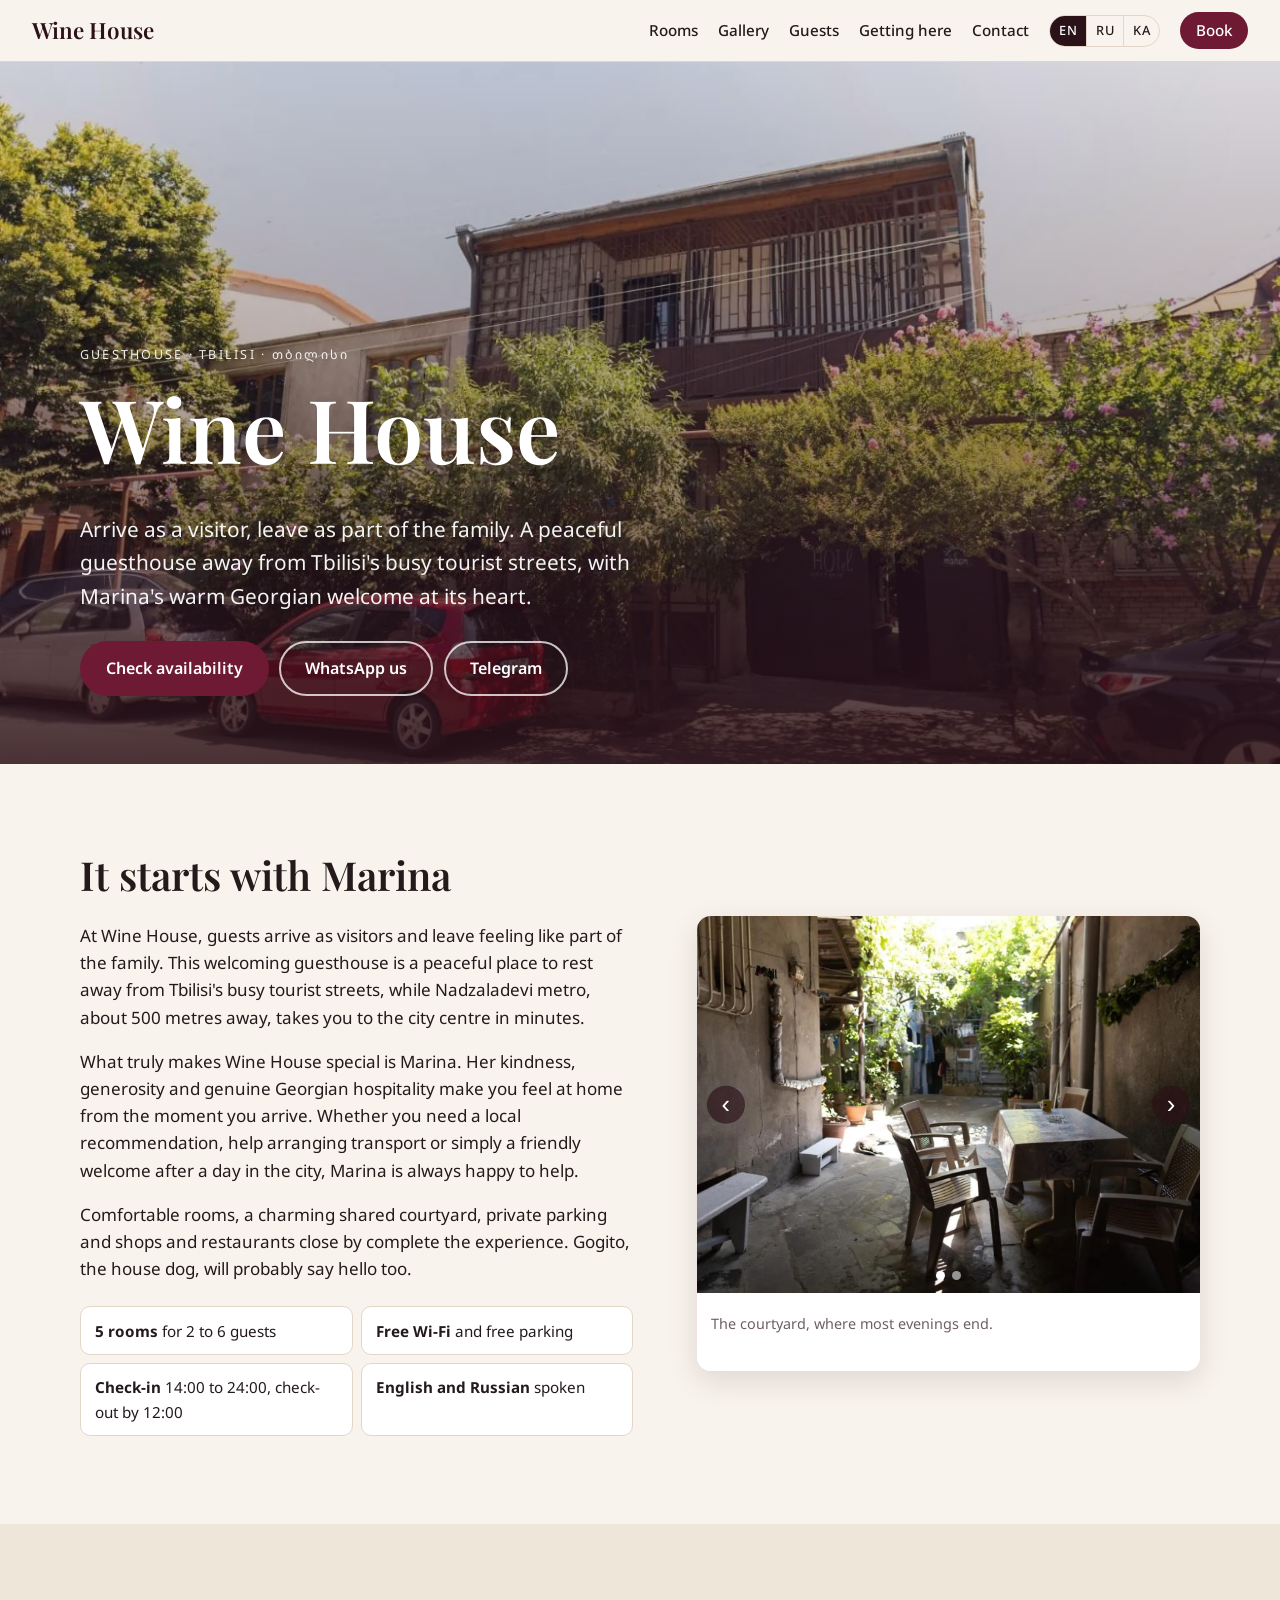
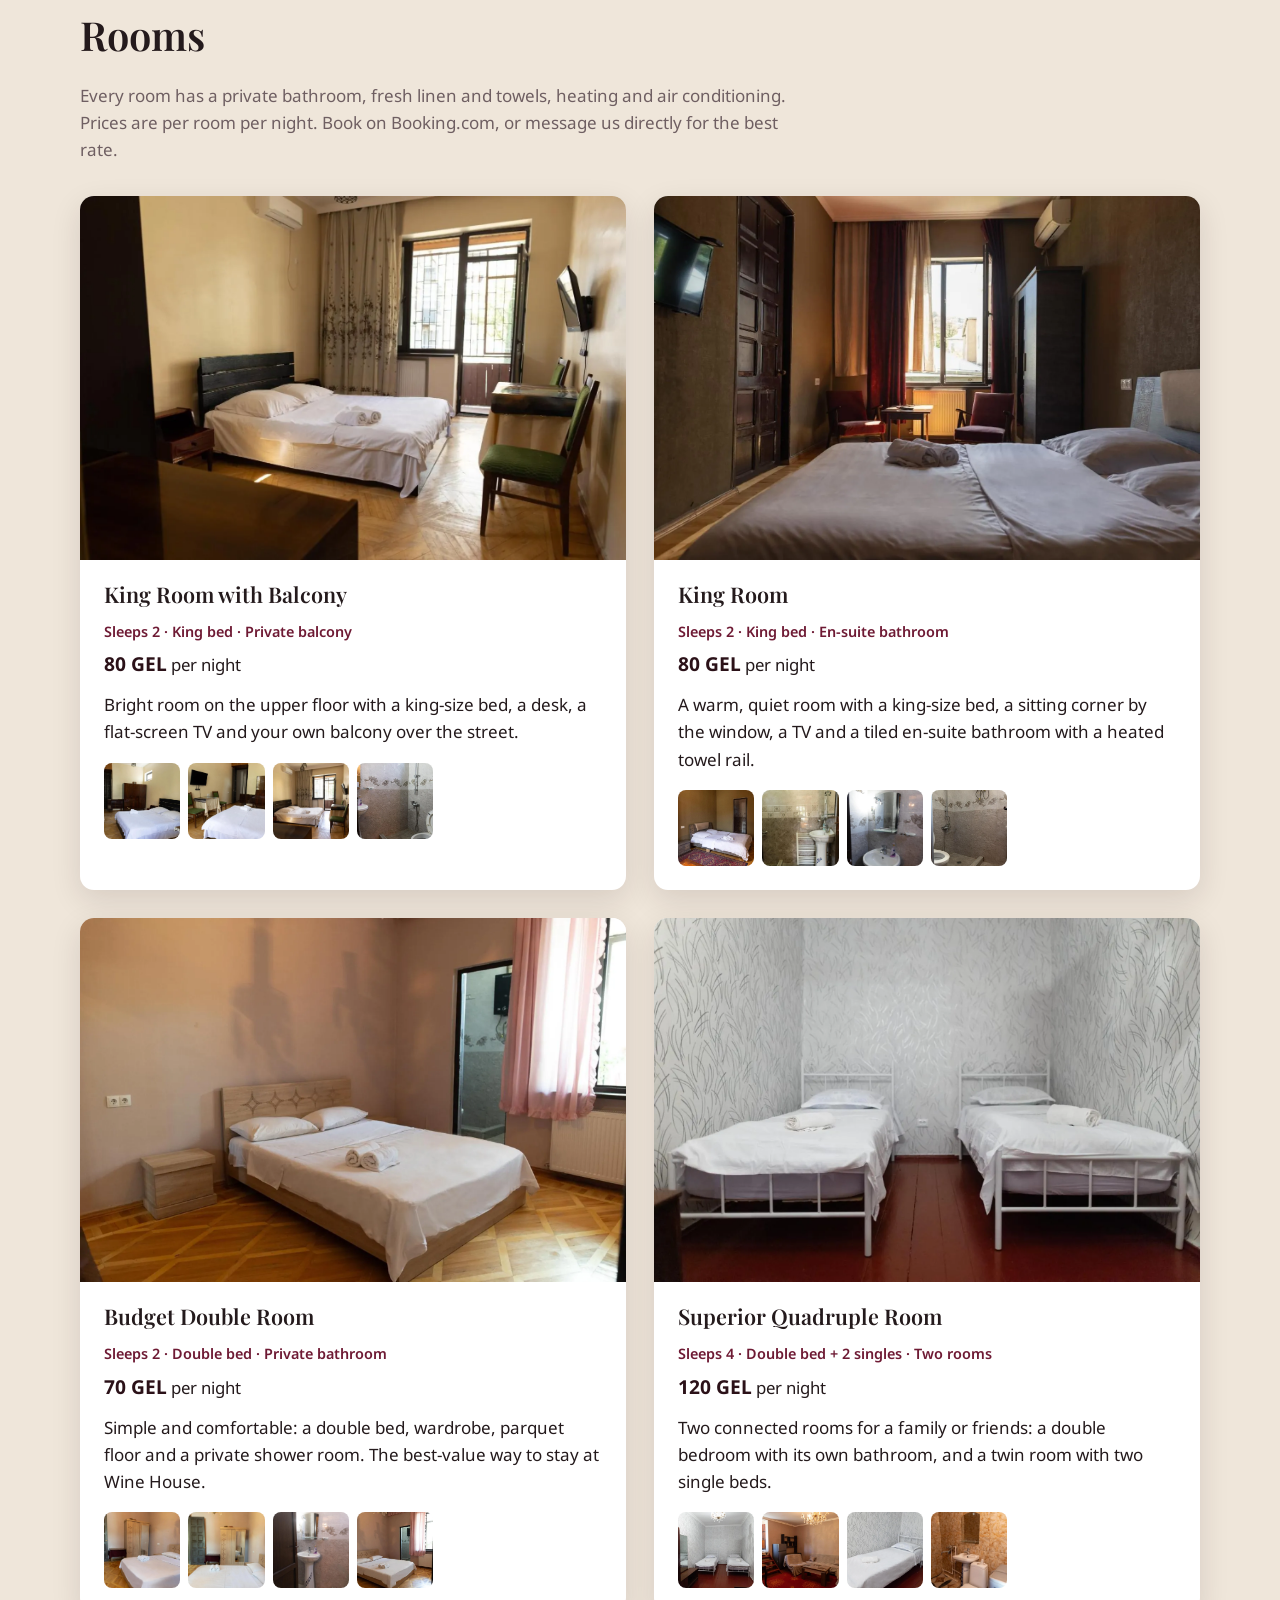
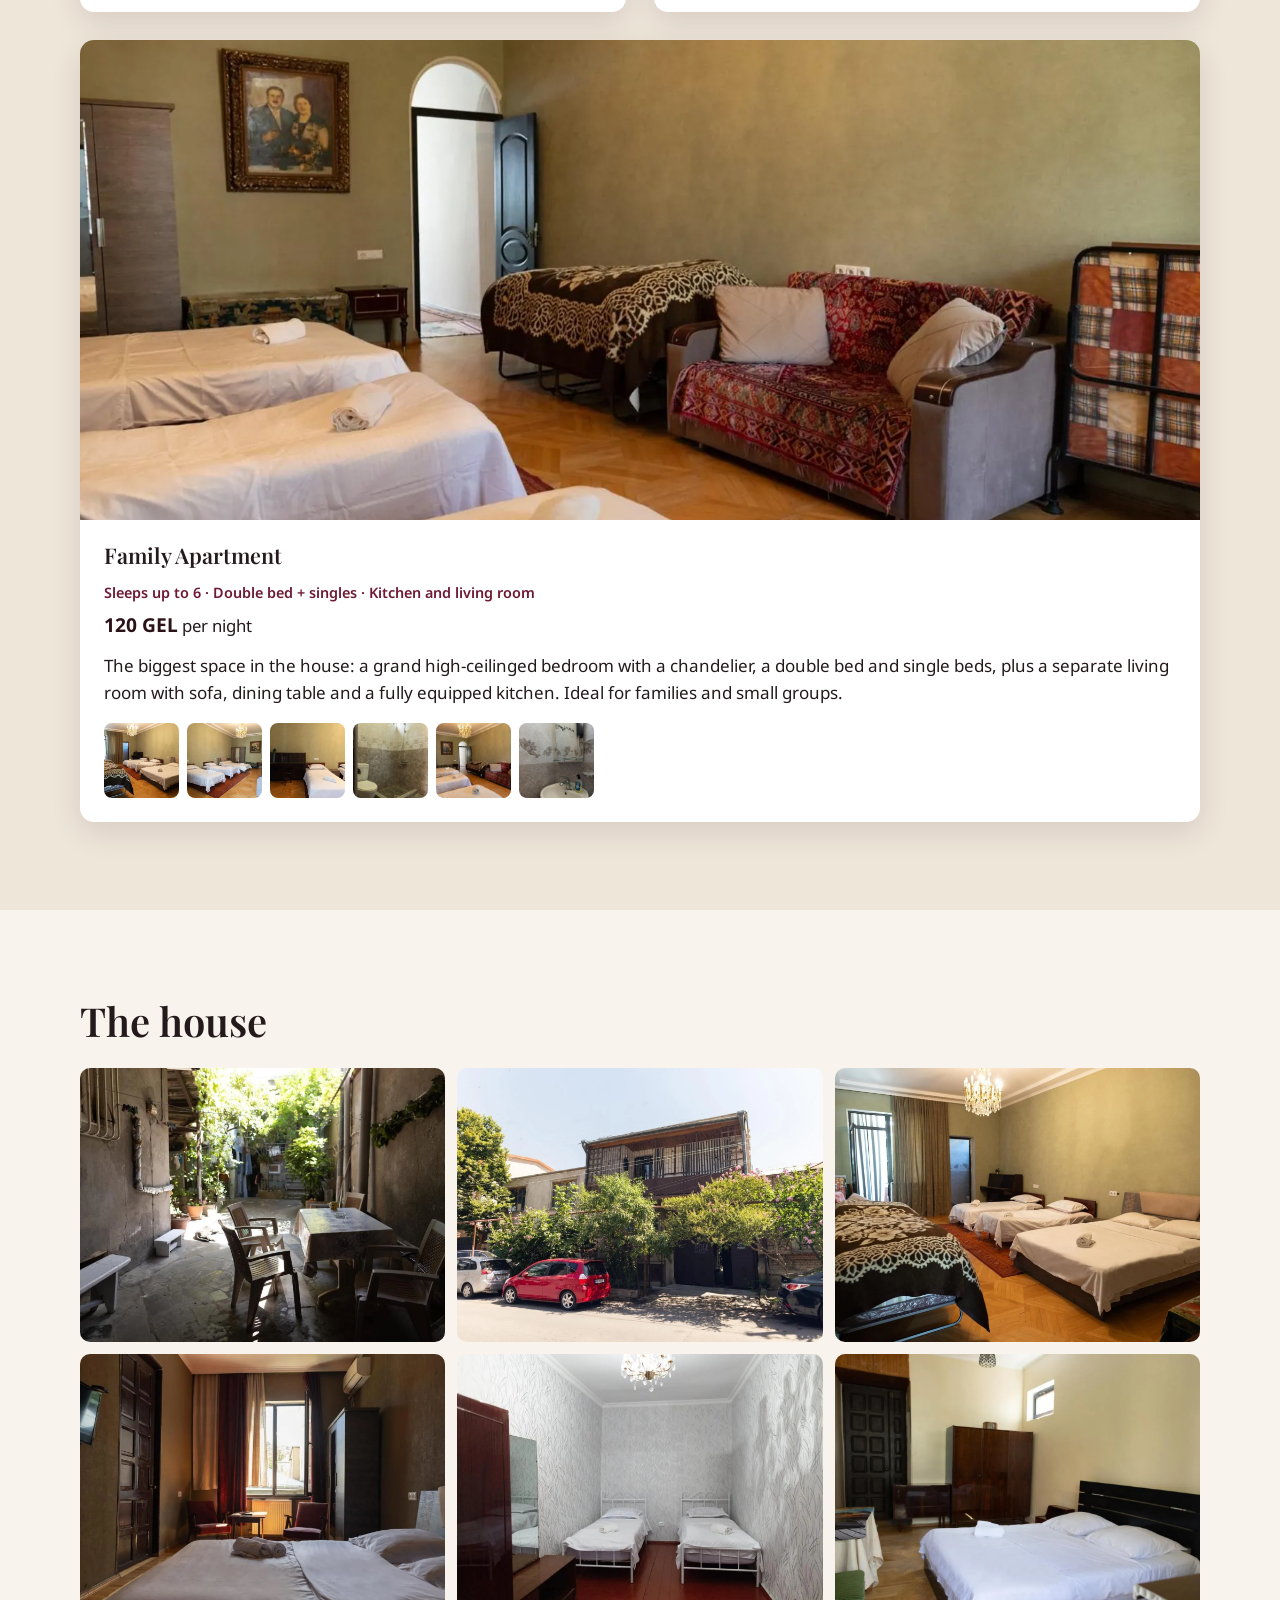
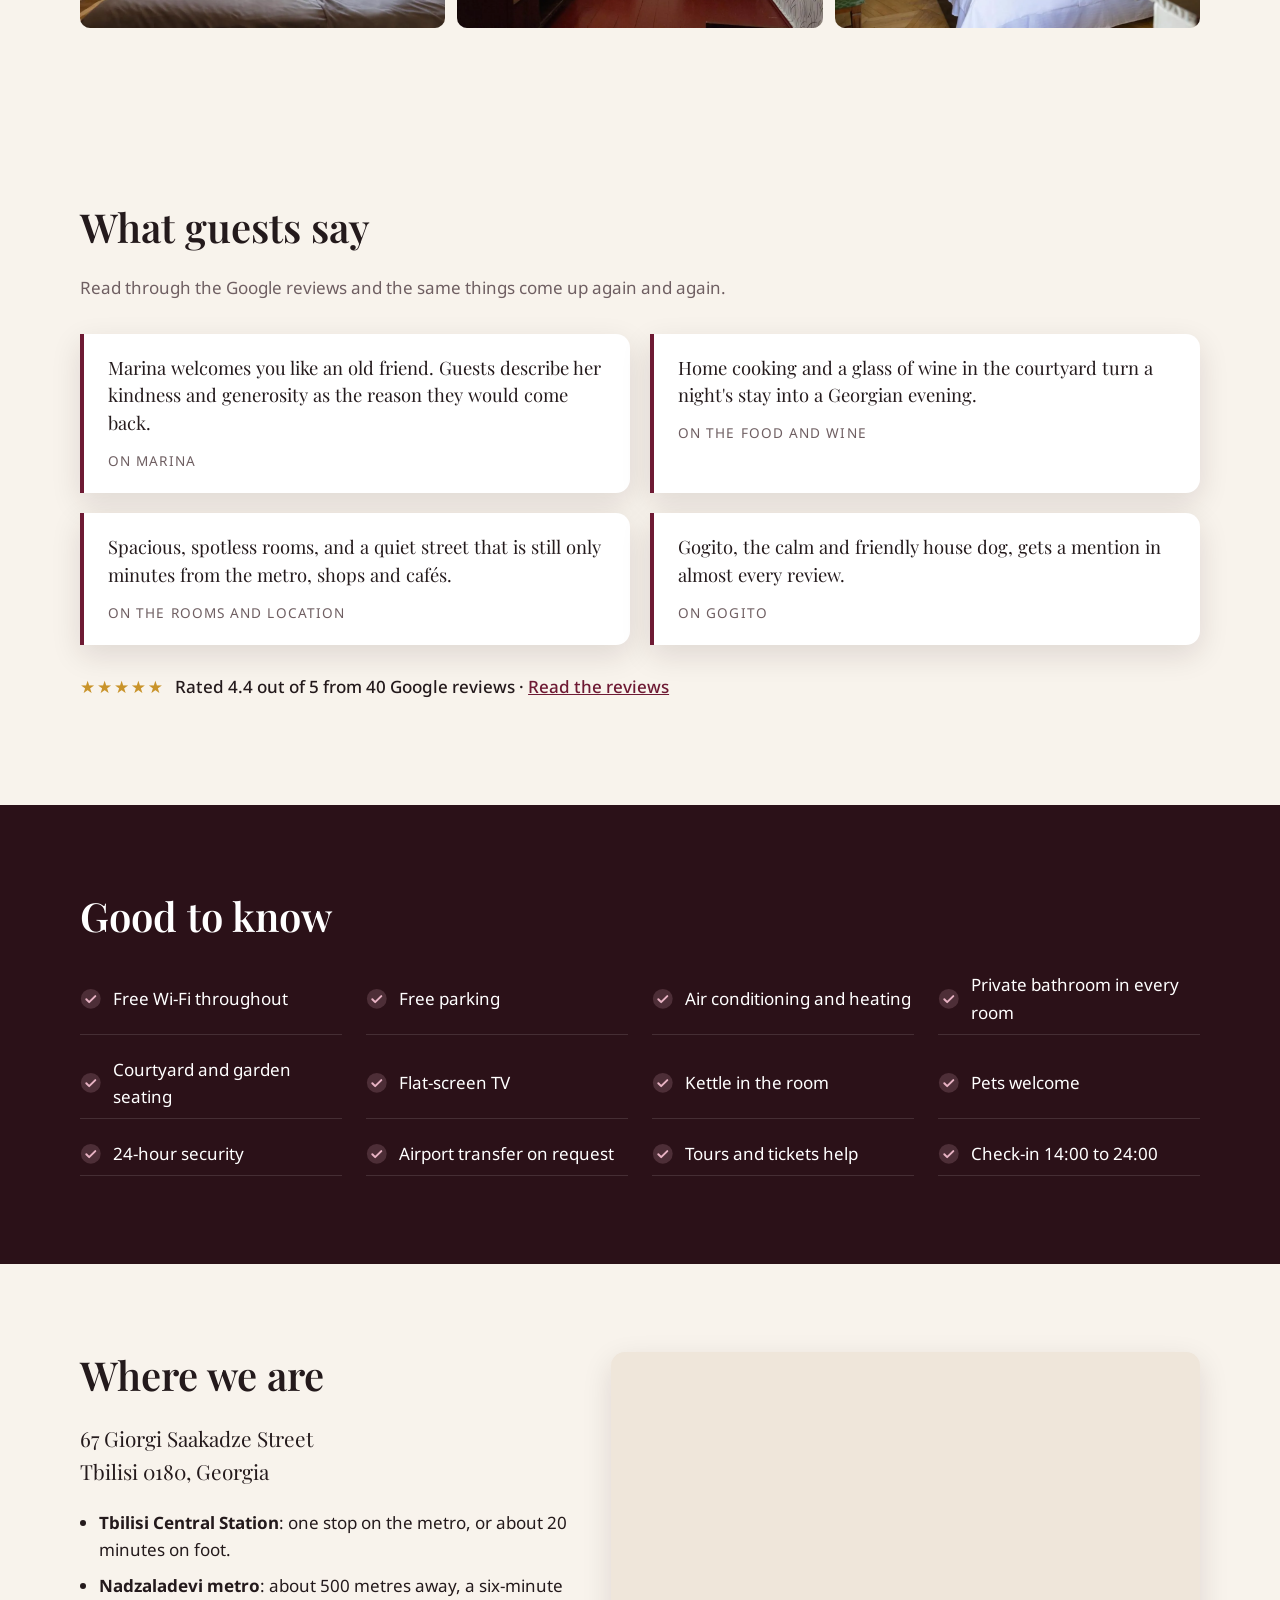
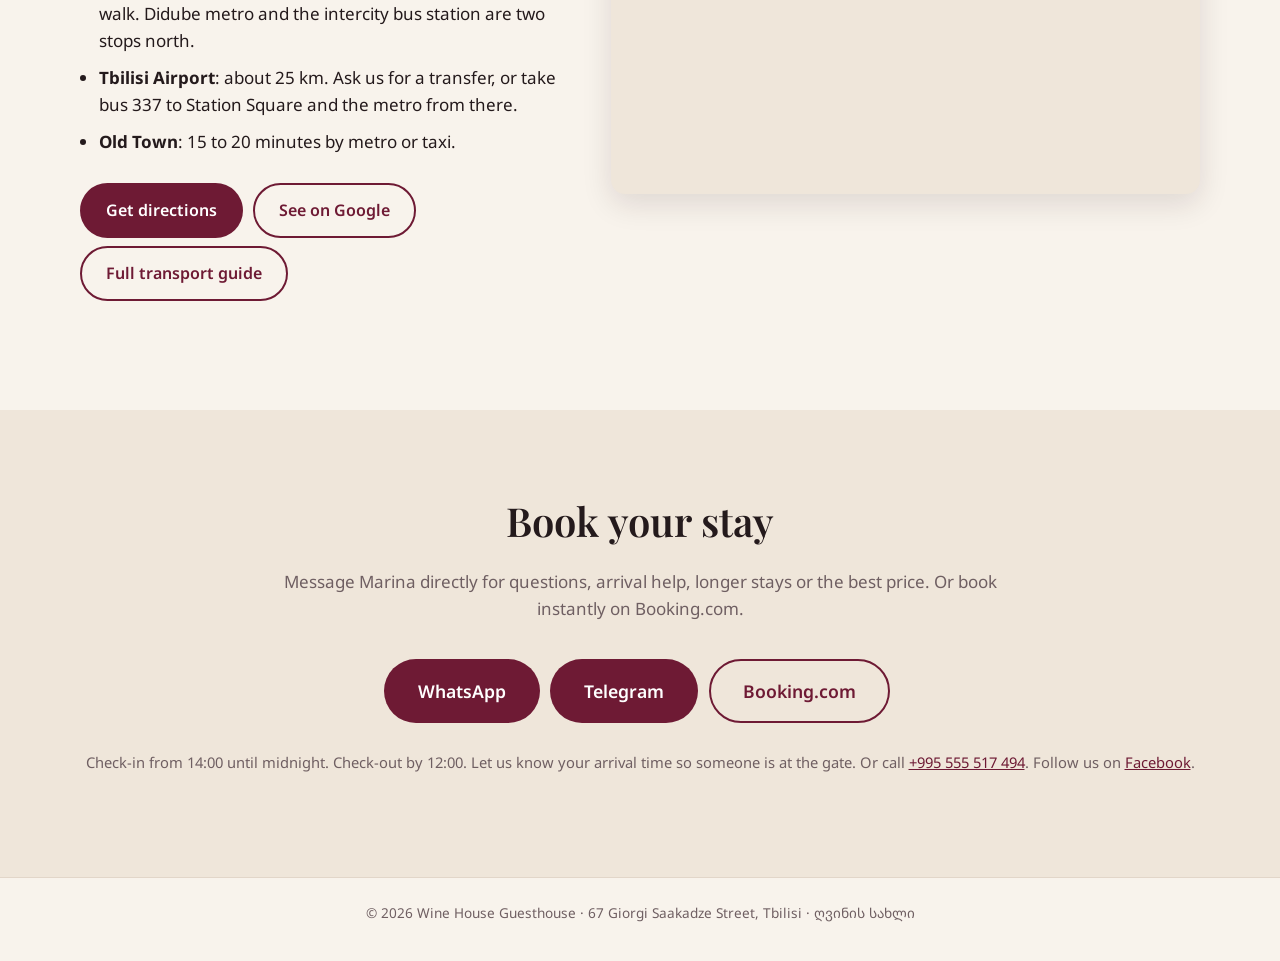
<file: index.html>
<!DOCTYPE html>
<html lang="en">
<head>
  <meta charset="utf-8">
  <meta name="viewport" content="width=device-width, initial-scale=1">
  <title>Wine House · Guesthouse in Tbilisi, Georgia</title>
  <meta name="description" content="Wine House is Marina's family guesthouse in Tbilisi: a peaceful courtyard house away from the tourist streets, 500 m from Nadzaladevi metro. Arrive as a visitor, leave as family.">
  <link rel="canonical" href="https://www.wine-house.ge/">
  <link rel="alternate" hreflang="en" href="https://www.wine-house.ge/">
  <link rel="alternate" hreflang="ru" href="https://www.wine-house.ge/ru/">
  <link rel="alternate" hreflang="x-default" href="https://www.wine-house.ge/">
  <meta property="og:type" content="website">
  <meta property="og:url" content="https://www.wine-house.ge/">
  <meta property="og:title" content="Wine House · Guesthouse in Tbilisi">
  <meta property="og:description" content="Marina's family guesthouse in Tbilisi. Peaceful courtyard, comfortable rooms, genuine Georgian hospitality, 500 m from the metro.">
  <meta property="og:image" content="https://www.wine-house.ge/img/og.jpg">
  <meta name="theme-color" content="#2b1118">
  <link rel="preconnect" href="https://fonts.googleapis.com">
  <link rel="preconnect" href="https://fonts.gstatic.com" crossorigin>
  <link href="https://fonts.googleapis.com/css2?family=Playfair+Display:ital,wght@0,500;0,600;1,500&family=Noto+Sans:wght@400;500;600&family=Noto+Sans+Georgian:wght@400;500&display=swap" rel="stylesheet">
  <link rel="stylesheet" href="style.css">
  <script type="application/ld+json">
  {
    "@context": "https://schema.org",
    "@type": "LodgingBusiness",
    "name": "Wine House",
    "url": "https://www.wine-house.ge/",
    "sameAs": ["https://www.facebook.com/TbilisiWineHouse", "https://www.booking.com/hotel/ge/royal-arch.html"],
    "image": "https://www.wine-house.ge/img/og.jpg",
    "address": {
      "@type": "PostalAddress",
      "streetAddress": "67 Giorgi Saakadze Street",
      "addressLocality": "Tbilisi",
      "postalCode": "0180",
      "addressCountry": "GE"
    },
    "geo": { "@type": "GeoCoordinates", "latitude": 41.736988, "longitude": 44.796784 },
    "telephone": "+995555517494",
    "priceRange": "70-120 GEL",
    "checkinTime": "14:00",
    "checkoutTime": "12:00",
    "petsAllowed": true,
    "amenityFeature": [
      { "@type": "LocationFeatureSpecification", "name": "Free Wi-Fi", "value": true },
      { "@type": "LocationFeatureSpecification", "name": "Free parking", "value": true },
      { "@type": "LocationFeatureSpecification", "name": "Air conditioning", "value": true },
      { "@type": "LocationFeatureSpecification", "name": "Garden", "value": true }
    ]
  }
  </script>
</head>
<body>

<header class="site-header">
  <a class="brand" href="#top">Wine House</a>
  <nav class="nav" aria-label="Main">
    <a href="#rooms">Rooms</a>
    <a href="#gallery">Gallery</a>
    <a href="#guests">Guests</a>
    <a href="getting-here.html">Getting here</a>
    <a href="#contact">Contact</a>
    <span class="langs"><a class="lang on" href="index.html" lang="en" hreflang="en" title="English" aria-current="true">EN</a><a class="lang" href="ru/index.html" lang="ru" hreflang="ru" title="Русский">RU</a><a class="lang" href="ka/index.html" lang="ka" hreflang="ka" title="ქართული">KA</a></span>
    <a class="nav-cta" href="https://www.booking.com/hotel/ge/royal-arch.html" target="_blank" rel="noopener">Book</a>
  </nav>
</header>

<main id="top">

  <section class="hero">
    <img class="hero-img" src="img/exterior.webp" alt="Wine House guesthouse from the street, with its wooden balcony and flowering trees" width="1536" height="1025" fetchpriority="high">
    <div class="hero-overlay">
      <p class="eyebrow">Guesthouse · Tbilisi · <span class="ka">თბილისი</span></p>
      <h1>Wine House</h1>
      <p class="lead">Arrive as a visitor, leave as part of the family. A peaceful guesthouse away from Tbilisi's busy tourist streets, with Marina's warm Georgian welcome at its heart.</p>
      <div class="hero-actions">
        <a class="btn btn-primary" href="https://www.booking.com/hotel/ge/royal-arch.html" target="_blank" rel="noopener">Check availability</a>
        <a class="btn btn-ghost" href="https://wa.me/995555517494" target="_blank" rel="noopener">WhatsApp us</a>
        <a class="btn btn-ghost" href="https://t.me/+995555517494" target="_blank" rel="noopener">Telegram</a>
      </div>
    </div>
  </section>

  <section class="intro container">
    <div class="intro-text">
      <h2>It starts with Marina</h2>
      <p>At Wine House, guests arrive as visitors and leave feeling like part of the family. This welcoming guesthouse is a peaceful place to rest away from Tbilisi's busy tourist streets, while Nadzaladevi metro, about 500 metres away, takes you to the city centre in minutes.</p>
      <p>What truly makes Wine House special is Marina. Her kindness, generosity and genuine Georgian hospitality make you feel at home from the moment you arrive. Whether you need a local recommendation, help arranging transport or simply a friendly welcome after a day in the city, Marina is always happy to help.</p>
      <p>Comfortable rooms, a charming shared courtyard, private parking and shops and restaurants close by complete the experience. Gogito, the house dog, will probably say hello too.</p>
      <ul class="facts">
        <li><strong>5 rooms</strong> for 2 to 6 guests</li>
        <li><strong>Free Wi-Fi</strong> and free parking</li>
        <li><strong>Check-in</strong> 14:00 to 24:00, check-out by 12:00</li>
        <li><strong>English and Russian</strong> spoken</li>
      </ul>
    </div>
    <div class="intro-img carousel">
      <div class="track">
        <figure class="slide">
          <img src="img/courtyard.webp" alt="Shaded courtyard with a table and chairs under the vines" width="1536" height="1025" loading="lazy" data-full="img/courtyard.webp">
          <figcaption>The courtyard, where most evenings end.</figcaption>
        </figure>
        <figure class="slide">
          <img src="img/dinner.webp" alt="Dinner laid on the courtyard table: khinkali, khachapuri, tomatoes, fresh cheese, melon and a jug of homemade wine" width="1370" height="1028" loading="lazy" data-full="img/dinner.webp">
          <figcaption>An evening at Marina's table: khinkali, khachapuri, fresh cheese and her homemade wine.</figcaption>
        </figure>
      </div>
      <button class="car-btn prev" aria-label="Previous photo">‹</button>
      <button class="car-btn next" aria-label="Next photo">›</button>
      <div class="dots"><button class="on" aria-label="Photo 1"></button><button aria-label="Photo 2"></button></div>
    </div>
  </section>

  <section id="rooms" class="rooms">
    <div class="container">
      <h2>Rooms</h2>
      <p class="section-lead">Every room has a private bathroom, fresh linen and towels, heating and air conditioning. Prices are per room per night. Book on Booking.com, or message us directly for the best rate.</p>

      <div class="room-grid">

        <article class="room">
          <a class="room-cover" href="img/king-balcony-3.webp" data-full="img/king-balcony-3.webp">
            <img src="img/king-balcony-3.webp" alt="King room with balcony: large bed, desk and open balcony door" width="1280" height="853" loading="lazy">
          </a>
          <div class="room-body">
            <h3>King Room with Balcony</h3>
            <p class="room-meta">Sleeps 2 · King bed · Private balcony</p>
            <p class="price"><strong>80 GEL</strong> per night</p>
            <p>Bright room on the upper floor with a king-size bed, a desk, a flat-screen TV and your own balcony over the street.</p>
            <div class="thumbs">
              <a href="img/king-balcony-1.webp" data-full="img/king-balcony-1.webp"><img src="img/king-balcony-1.webp" alt="" loading="lazy"></a>
              <a href="img/king-balcony-2.webp" data-full="img/king-balcony-2.webp"><img src="img/king-balcony-2.webp" alt="" loading="lazy"></a>
              <a href="img/king-balcony-4.webp" data-full="img/king-balcony-4.webp"><img src="img/king-balcony-4.webp" alt="" loading="lazy"></a>
              <a href="img/king-balcony-5.webp" data-full="img/king-balcony-5.webp"><img src="img/king-balcony-5.webp" alt="" loading="lazy"></a>
            </div>
          </div>
        </article>

        <article class="room">
          <a class="room-cover" href="img/king-3.webp" data-full="img/king-3.webp">
            <img src="img/king-3.webp" alt="King room with olive walls, king bed, carpet and en-suite bathroom" width="1536" height="1025" loading="lazy">
          </a>
          <div class="room-body">
            <h3>King Room</h3>
            <p class="room-meta">Sleeps 2 · King bed · En-suite bathroom</p>
            <p class="price"><strong>80 GEL</strong> per night</p>
            <p>A warm, quiet room with a king-size bed, a sitting corner by the window, a TV and a tiled en-suite bathroom with a heated towel rail.</p>
            <div class="thumbs">
              <a href="img/king-1.webp" data-full="img/king-1.webp"><img src="img/king-1.webp" alt="" loading="lazy"></a>
              <a href="img/king-2.webp" data-full="img/king-2.webp"><img src="img/king-2.webp" alt="" loading="lazy"></a>
              <a href="img/king-bath-1.webp" data-full="img/king-bath-1.webp"><img src="img/king-bath-1.webp" alt="" loading="lazy"></a>
              <a href="img/king-bath-2.webp" data-full="img/king-bath-2.webp"><img src="img/king-bath-2.webp" alt="" loading="lazy"></a>
            </div>
          </div>
        </article>

        <article class="room">
          <a class="room-cover" href="img/budget-double-3.webp" data-full="img/budget-double-3.webp">
            <img src="img/budget-double-3.webp" alt="Budget double room with double bed, pink curtains and en-suite shower" width="1600" height="1066" loading="lazy">
          </a>
          <div class="room-body">
            <h3>Budget Double Room</h3>
            <p class="room-meta">Sleeps 2 · Double bed · Private bathroom</p>
            <p class="price"><strong>70 GEL</strong> per night</p>
            <p>Simple and comfortable: a double bed, wardrobe, parquet floor and a private shower room. The best-value way to stay at Wine House.</p>
            <div class="thumbs">
              <a href="img/budget-double-5.webp" data-full="img/budget-double-5.webp"><img src="img/budget-double-5.webp" alt="" loading="lazy"></a>
              <a href="img/budget-double-2.webp" data-full="img/budget-double-2.webp"><img src="img/budget-double-2.webp" alt="" loading="lazy"></a>
              <a href="img/budget-double-4.webp" data-full="img/budget-double-4.webp"><img src="img/budget-double-4.webp" alt="" loading="lazy"></a>
              <a href="img/budget-double-1.webp" data-full="img/budget-double-1.webp"><img src="img/budget-double-1.webp" alt="" loading="lazy"></a>
            </div>
          </div>
        </article>

        <article class="room">
          <a class="room-cover" href="img/quadruple-1.webp" data-full="img/quadruple-1.webp">
            <img src="img/quadruple-1.webp" alt="Superior quadruple room: double bedroom with en-suite bathroom" width="1536" height="1025" loading="lazy">
          </a>
          <div class="room-body">
            <h3>Superior Quadruple Room</h3>
            <p class="room-meta">Sleeps 4 · Double bed + 2 singles · Two rooms</p>
            <p class="price"><strong>120 GEL</strong> per night</p>
            <p>Two connected rooms for a family or friends: a double bedroom with its own bathroom, and a twin room with two single beds.</p>
            <div class="thumbs">
              <a href="img/quadruple-6.webp" data-full="img/quadruple-6.webp"><img src="img/quadruple-6.webp" alt="" loading="lazy"></a>
              <a href="img/quadruple-2.webp" data-full="img/quadruple-2.webp"><img src="img/quadruple-2.webp" alt="" loading="lazy"></a>
              <a href="img/quadruple-4.webp" data-full="img/quadruple-4.webp"><img src="img/quadruple-4.webp" alt="" loading="lazy"></a>
              <a href="img/quadruple-bath.webp" data-full="img/quadruple-bath.webp"><img src="img/quadruple-bath.webp" alt="" loading="lazy"></a>
            </div>
          </div>
        </article>

        <article class="room room-wide">
          <a class="room-cover" href="img/family-2.webp" data-full="img/family-2.webp">
            <img src="img/family-2.webp" alt="Large family room with chandelier, several beds and a sofa" width="1600" height="1066" loading="lazy">
          </a>
          <div class="room-body">
            <h3>Family Apartment</h3>
            <p class="room-meta">Sleeps up to 6 · Double bed + singles · Kitchen and living room</p>
            <p class="price"><strong>120 GEL</strong> per night</p>
            <p>The biggest space in the house: a grand high-ceilinged bedroom with a chandelier, a double bed and single beds, plus a separate living room with sofa, dining table and a fully equipped kitchen. Ideal for families and small groups.</p>
            <div class="thumbs">
              <a href="img/family-3.webp" data-full="img/family-3.webp"><img src="img/family-3.webp" alt="" loading="lazy"></a>
              <a href="img/family-6.webp" data-full="img/family-6.webp"><img src="img/family-6.webp" alt="" loading="lazy"></a>
              <a href="img/family-7.webp" data-full="img/family-7.webp"><img src="img/family-7.webp" alt="" loading="lazy"></a>
              <a href="img/family-1.webp" data-full="img/family-1.webp"><img src="img/family-1.webp" alt="" loading="lazy"></a>
              <a href="img/family-4.webp" data-full="img/family-4.webp"><img src="img/family-4.webp" alt="" loading="lazy"></a>
              <a href="img/family-5.webp" data-full="img/family-5.webp"><img src="img/family-5.webp" alt="" loading="lazy"></a>
            </div>
          </div>
        </article>

      </div>
    </div>
  </section>

  <section id="gallery" class="gallery container">
    <h2>The house</h2>
    <div class="masonry">
      <a href="img/courtyard.webp" data-full="img/courtyard.webp"><img src="img/courtyard.webp" alt="Courtyard with table under the vines" loading="lazy"></a>
      <a href="img/exterior.webp" data-full="img/exterior.webp"><img src="img/exterior.webp" alt="Street view of the house" loading="lazy"></a>
      <a href="img/family-3.webp" data-full="img/family-3.webp"><img src="img/family-3.webp" alt="Family room with balcony door" loading="lazy"></a>
      <a href="img/king-3.webp" data-full="img/king-3.webp"><img src="img/king-3.webp" alt="King room window seat" loading="lazy"></a>
      <a href="img/quadruple-6.webp" data-full="img/quadruple-6.webp"><img src="img/quadruple-6.webp" alt="Twin room of the quadruple" loading="lazy"></a>
      <a href="img/king-balcony-1.webp" data-full="img/king-balcony-1.webp"><img src="img/king-balcony-1.webp" alt="King room with balcony, wardrobe side" loading="lazy"></a>
    </div>
  </section>

  <section id="guests" class="guests">
    <div class="container">
      <h2>What guests say</h2>
      <p class="section-lead">Read through the Google reviews and the same things come up again and again.</p>
      <div class="quote-grid">
        <blockquote>
          <p>Marina welcomes you like an old friend. Guests describe her kindness and generosity as the reason they would come back.</p>
          <cite>On Marina</cite>
        </blockquote>
        <blockquote>
          <p>Home cooking and a glass of wine in the courtyard turn a night's stay into a Georgian evening.</p>
          <cite>On the food and wine</cite>
        </blockquote>
        <blockquote>
          <p>Spacious, spotless rooms, and a quiet street that is still only minutes from the metro, shops and cafés.</p>
          <cite>On the rooms and location</cite>
        </blockquote>
        <blockquote>
          <p>Gogito, the calm and friendly house dog, gets a mention in almost every review.</p>
          <cite>On Gogito</cite>
        </blockquote>
      </div>
      <!-- RATING: update the numbers now and then from the Google listing -->
      <p class="rating"><span class="stars" aria-hidden="true">★★★★★</span> Rated 4.4 out of 5 from 40 Google reviews · <a href="https://share.google/OnaIryUc26GvY1bTb" target="_blank" rel="noopener">Read the reviews</a></p>
    </div>
  </section>

  <section class="amenities">
    <div class="container">
      <h2>Good to know</h2>
      <svg width="0" height="0" style="position:absolute" aria-hidden="true"><symbol id="i-check" viewBox="0 0 24 24"><circle cx="12" cy="12" r="11" fill="currentColor" opacity=".18"/><path d="M7 12.5l3.2 3.2L17 9" fill="none" stroke="currentColor" stroke-width="2.2" stroke-linecap="round" stroke-linejoin="round"/></symbol></svg>
      <ul class="amenity-grid">
        <li><svg class="ico" aria-hidden="true"><use href="#i-check"/></svg>Free Wi-Fi throughout</li>
        <li><svg class="ico" aria-hidden="true"><use href="#i-check"/></svg>Free parking</li>
        <li><svg class="ico" aria-hidden="true"><use href="#i-check"/></svg>Air conditioning and heating</li>
        <li><svg class="ico" aria-hidden="true"><use href="#i-check"/></svg>Private bathroom in every room</li>
        <li><svg class="ico" aria-hidden="true"><use href="#i-check"/></svg>Courtyard and garden seating</li>
        <li><svg class="ico" aria-hidden="true"><use href="#i-check"/></svg>Flat-screen TV</li>
        <li><svg class="ico" aria-hidden="true"><use href="#i-check"/></svg>Kettle in the room</li>
        <li><svg class="ico" aria-hidden="true"><use href="#i-check"/></svg>Pets welcome</li>
        <li><svg class="ico" aria-hidden="true"><use href="#i-check"/></svg>24-hour security</li>
        <li><svg class="ico" aria-hidden="true"><use href="#i-check"/></svg>Airport transfer on request</li>
        <li><svg class="ico" aria-hidden="true"><use href="#i-check"/></svg>Tours and tickets help</li>
        <li><svg class="ico" aria-hidden="true"><use href="#i-check"/></svg>Check-in 14:00 to 24:00</li>
      </ul>
    </div>
  </section>

  <section id="location" class="location container">
    <div class="location-text">
      <h2>Where we are</h2>
      <p class="address">67 Giorgi Saakadze Street<br>Tbilisi 0180, Georgia</p>
      <ul class="directions">
        <li><strong>Tbilisi Central Station</strong>: one stop on the metro, or about 20 minutes on foot.</li>
        <li><strong>Nadzaladevi metro</strong>: about 500 metres away, a six-minute walk. Didube metro and the intercity bus station are two stops north.</li>
        <li><strong>Tbilisi Airport</strong>: about 25 km. Ask us for a transfer, or take bus 337 to Station Square and the metro from there.</li>
        <li><strong>Old Town</strong>: 15 to 20 minutes by metro or taxi.</li>
      </ul>
      <p>
        <a class="btn btn-primary" href="https://www.google.com/maps/dir/?api=1&destination=41.736988,44.796784" target="_blank" rel="noopener">Get directions</a>
        <a class="btn btn-ghost" href="https://share.google/OnaIryUc26GvY1bTb" target="_blank" rel="noopener">See on Google</a>
        <a class="btn btn-ghost" href="getting-here.html">Full transport guide</a>
      </p>
    </div>
    <div class="map">
      <iframe title="Map showing Wine House, 67 Giorgi Saakadze Street, Tbilisi" src="https://www.google.com/maps?q=41.736988,44.796784&z=16&output=embed" loading="lazy" allowfullscreen referrerpolicy="no-referrer-when-downgrade"></iframe>
    </div>
  </section>

  <section id="contact" class="contact">
    <div class="container">
      <h2>Book your stay</h2>
      <p class="section-lead">Message Marina directly for questions, arrival help, longer stays or the best price. Or book instantly on Booking.com.</p>
      <div class="contact-actions">
        <a class="btn btn-primary btn-lg" href="https://wa.me/995555517494" target="_blank" rel="noopener">WhatsApp</a>
        <a class="btn btn-primary btn-lg" href="https://t.me/+995555517494" target="_blank" rel="noopener">Telegram</a>
        <a class="btn btn-ghost btn-lg" href="https://www.booking.com/hotel/ge/royal-arch.html" target="_blank" rel="noopener">Booking.com</a>
      </div>
      <p class="small">Check-in from 14:00 until midnight. Check-out by 12:00. Let us know your arrival time so someone is at the gate. Or call <a href="tel:+995555517494">+995 555 517 494</a>. Follow us on <a href="https://www.facebook.com/TbilisiWineHouse" target="_blank" rel="noopener">Facebook</a>.</p>
    </div>
  </section>

</main>

<footer class="site-footer">
  <p>© <span id="y"></span> Wine House Guesthouse · 67 Giorgi Saakadze Street, Tbilisi · <span class="ka">ღვინის სახლი</span></p>
</footer>

<div class="lightbox" id="lightbox" hidden>
  <button class="lb-close" aria-label="Close">×</button>
  <button class="lb-prev" aria-label="Previous">‹</button>
  <img id="lb-img" alt="">
  <button class="lb-next" aria-label="Next">›</button>
</div>

<script>
document.getElementById('y').textContent = new Date().getFullYear();

(function () {
  var items = Array.prototype.slice.call(document.querySelectorAll('[data-full]'));
  var box = document.getElementById('lightbox');
  var img = document.getElementById('lb-img');
  var i = 0;
  function show(n) {
    i = (n + items.length) % items.length;
    img.src = items[i].getAttribute('data-full');
    var inner = items[i].querySelector('img');
    img.alt = inner ? inner.alt : (items[i].alt || '');
    box.hidden = false;
    document.body.style.overflow = 'hidden';
  }
  function hide() { box.hidden = true; img.src = ''; document.body.style.overflow = ''; }
  items.forEach(function (el, n) {
    el.addEventListener('click', function (e) { e.preventDefault(); show(n); });
  });
  box.querySelector('.lb-close').addEventListener('click', hide);
  box.querySelector('.lb-prev').addEventListener('click', function () { show(i - 1); });
  box.querySelector('.lb-next').addEventListener('click', function () { show(i + 1); });
  box.addEventListener('click', function (e) { if (e.target === box) hide(); });
  document.addEventListener('keydown', function (e) {
    if (box.hidden) return;
    if (e.key === 'Escape') hide();
    if (e.key === 'ArrowLeft') show(i - 1);
    if (e.key === 'ArrowRight') show(i + 1);
  });
})();
</script>
<script src="carousel.js"></script>
</body>
</html>
</file>
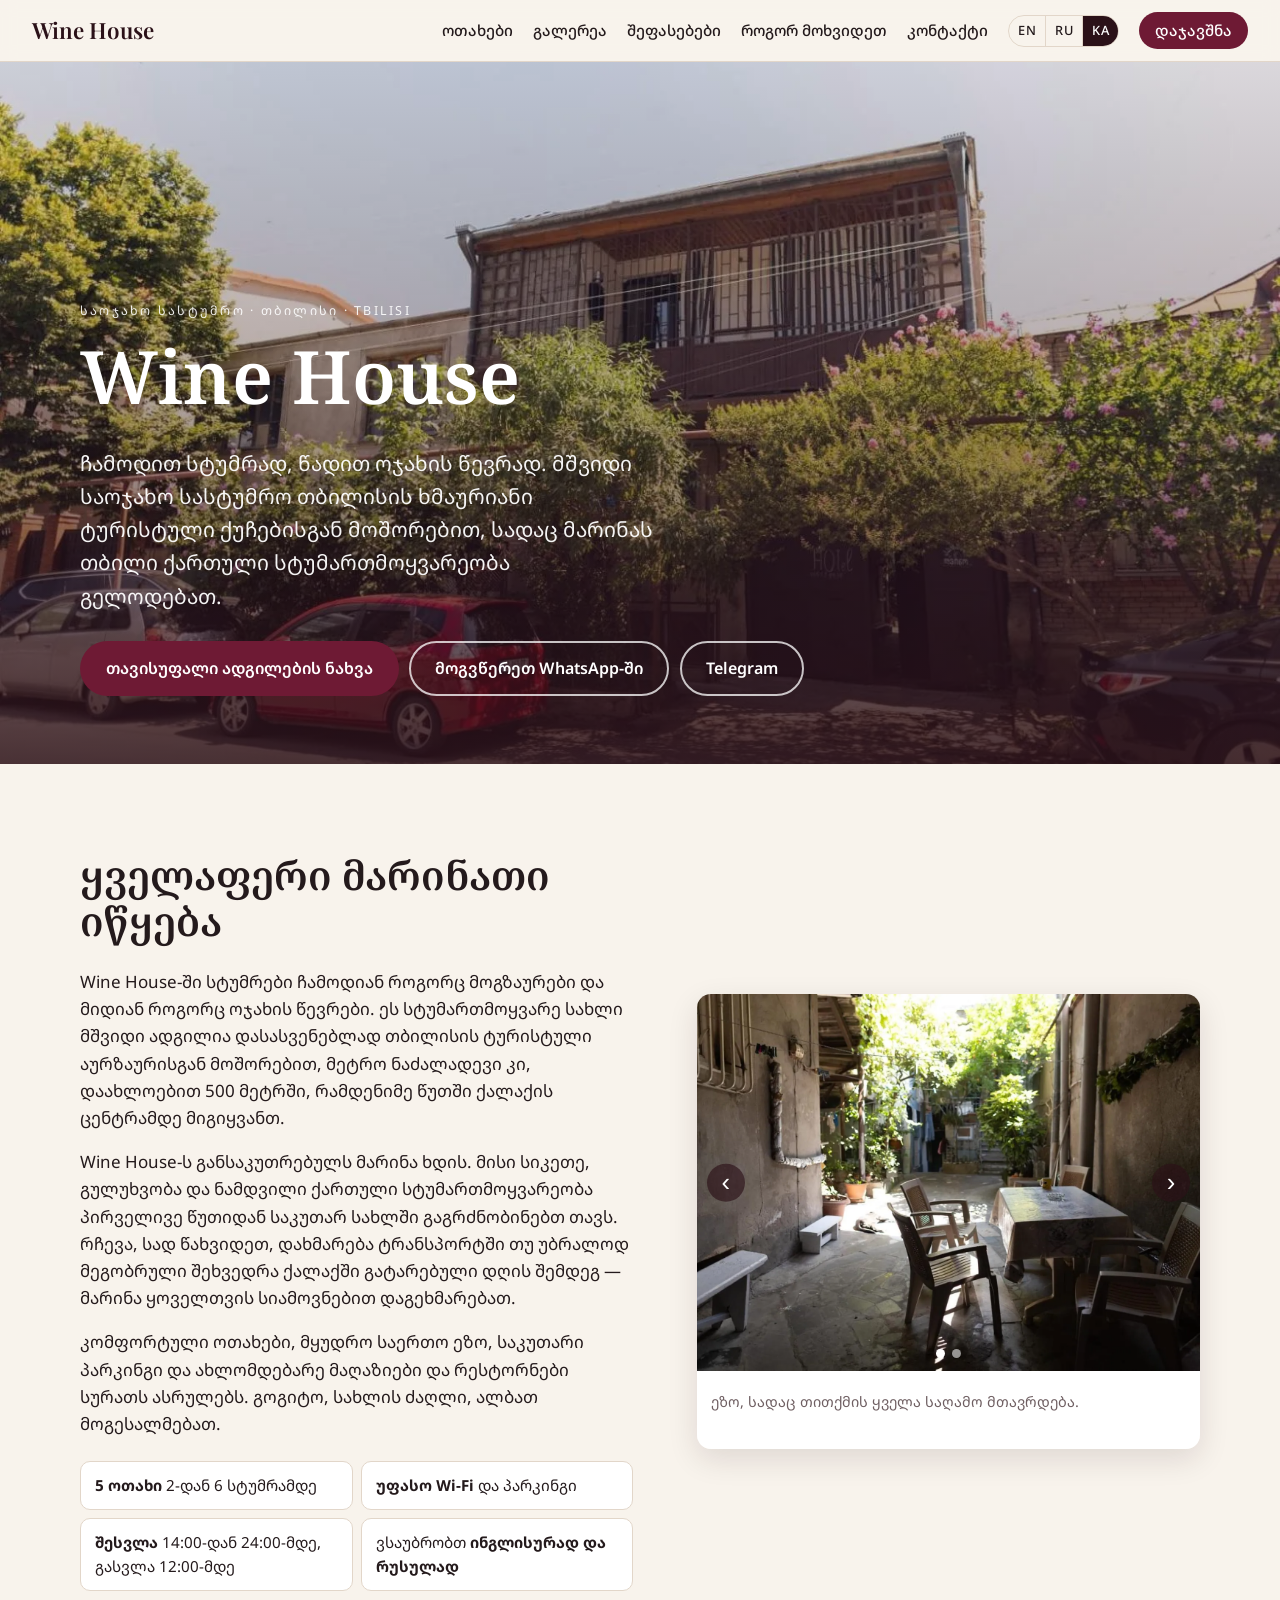
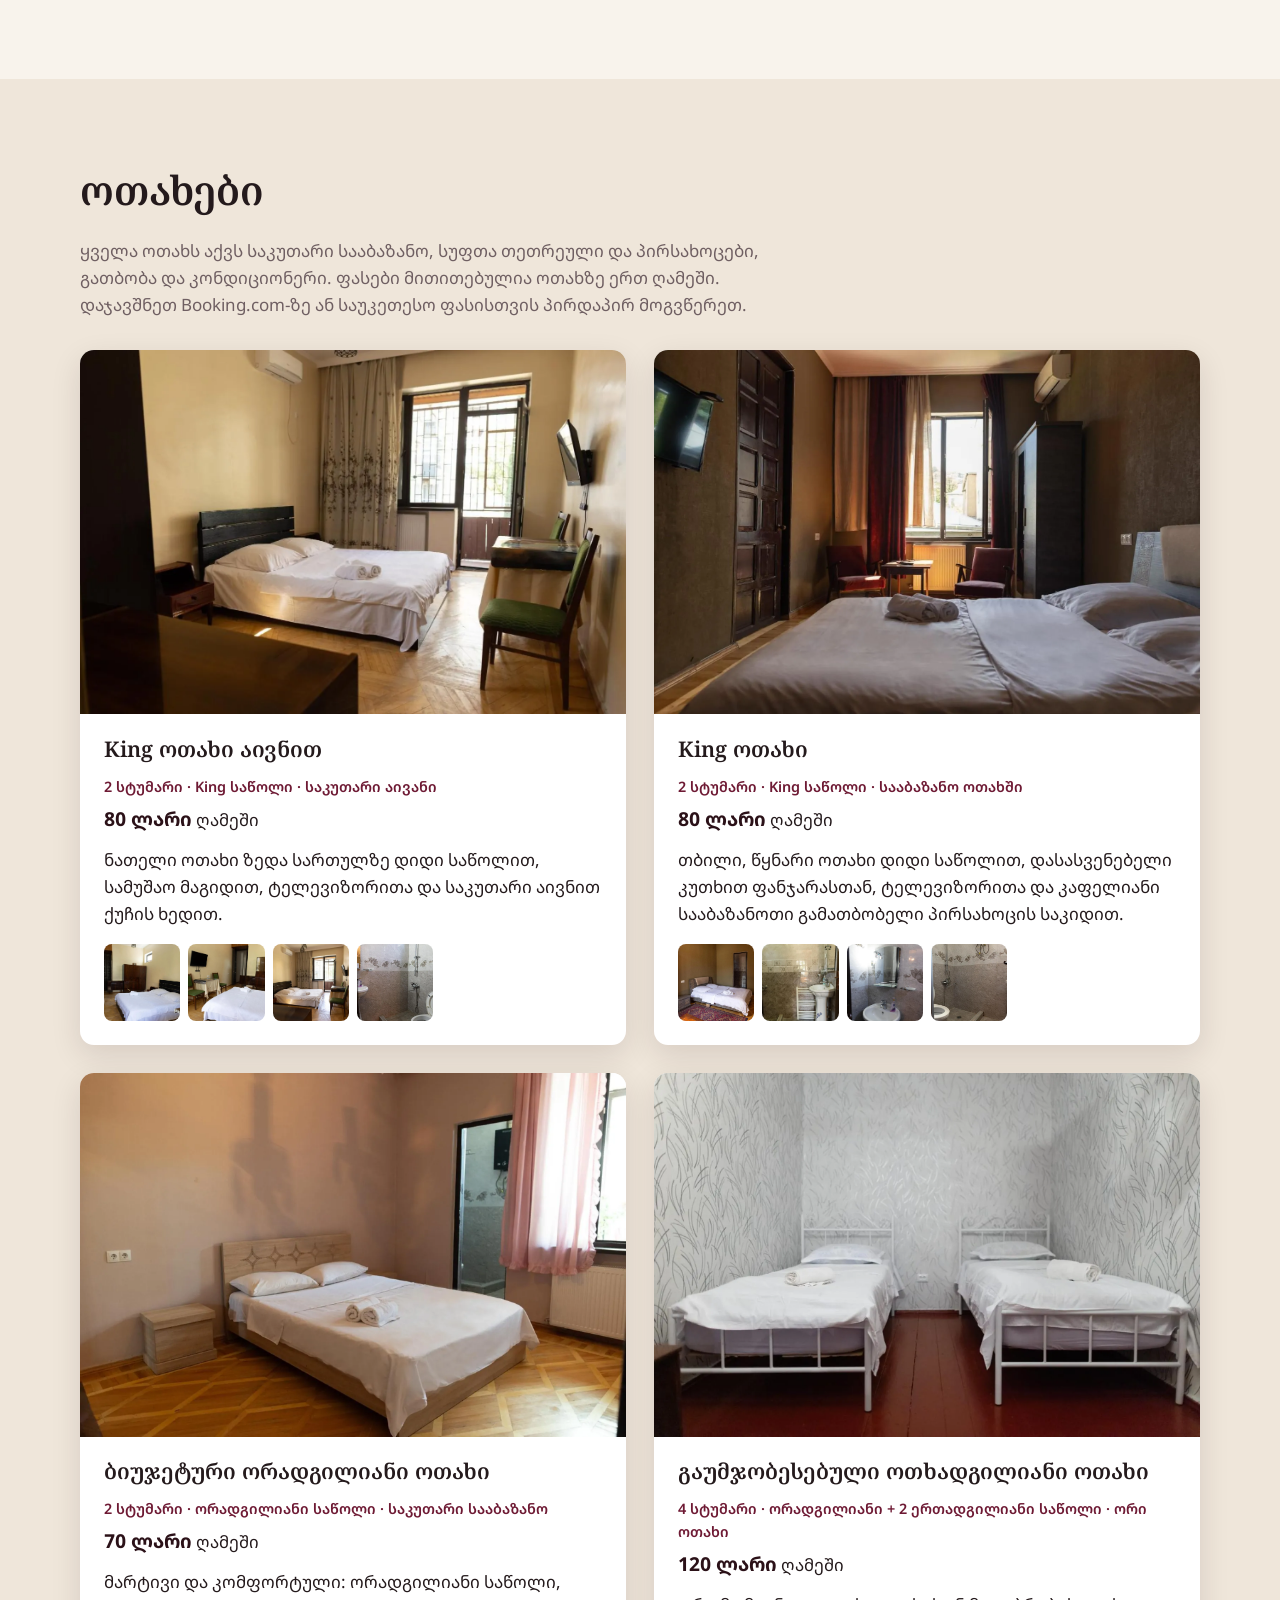
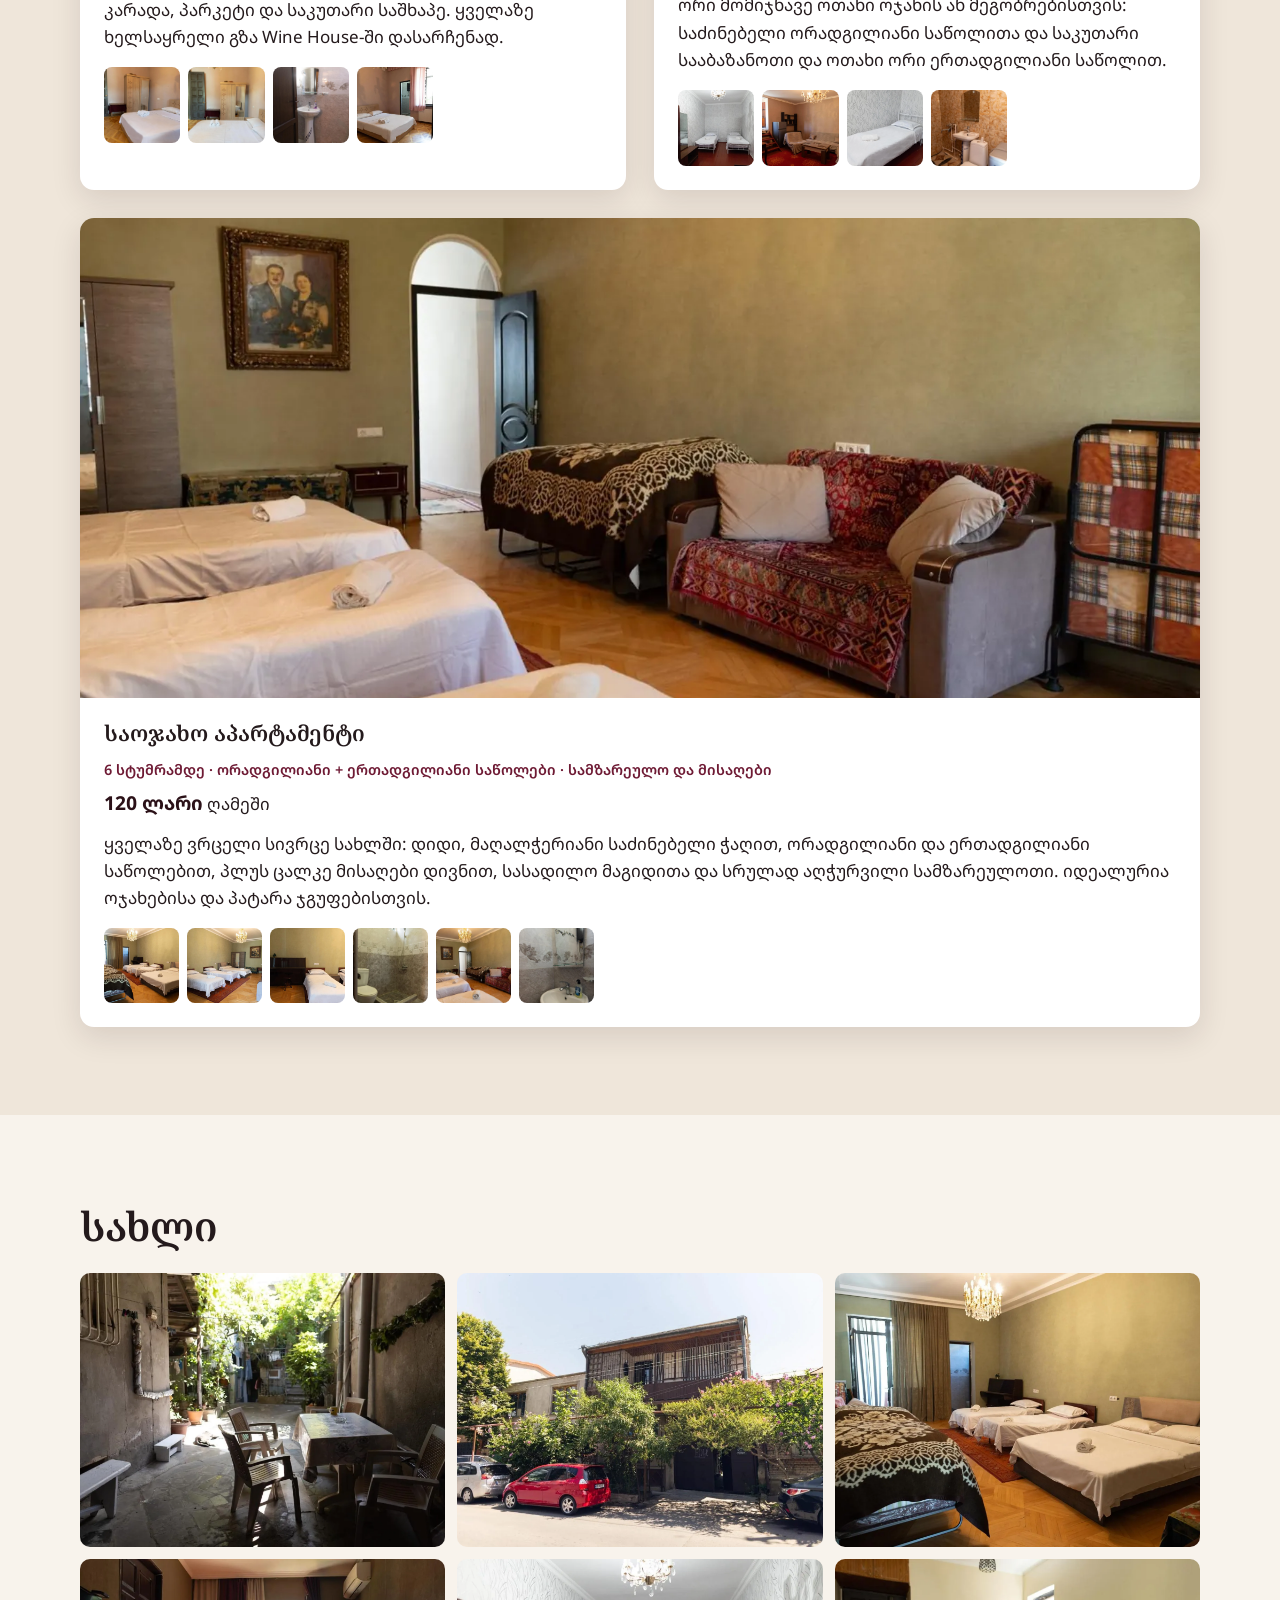
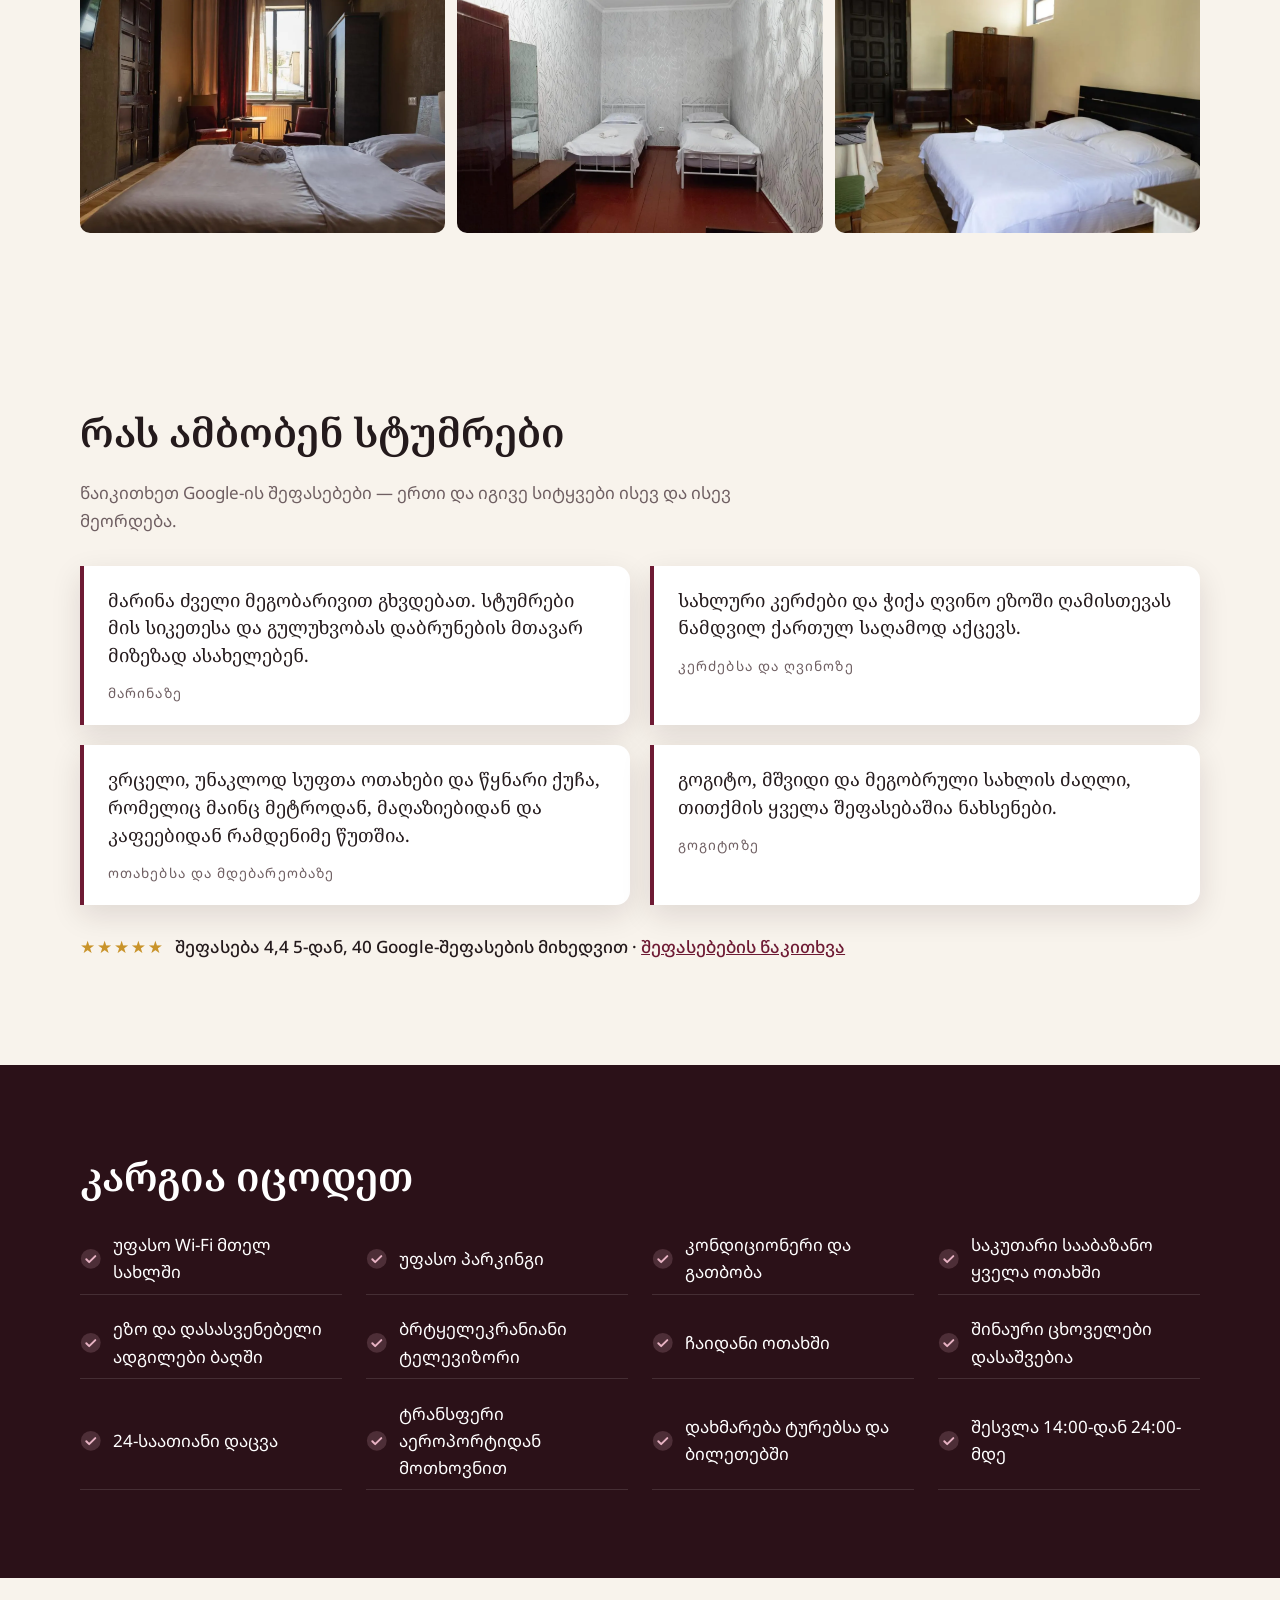
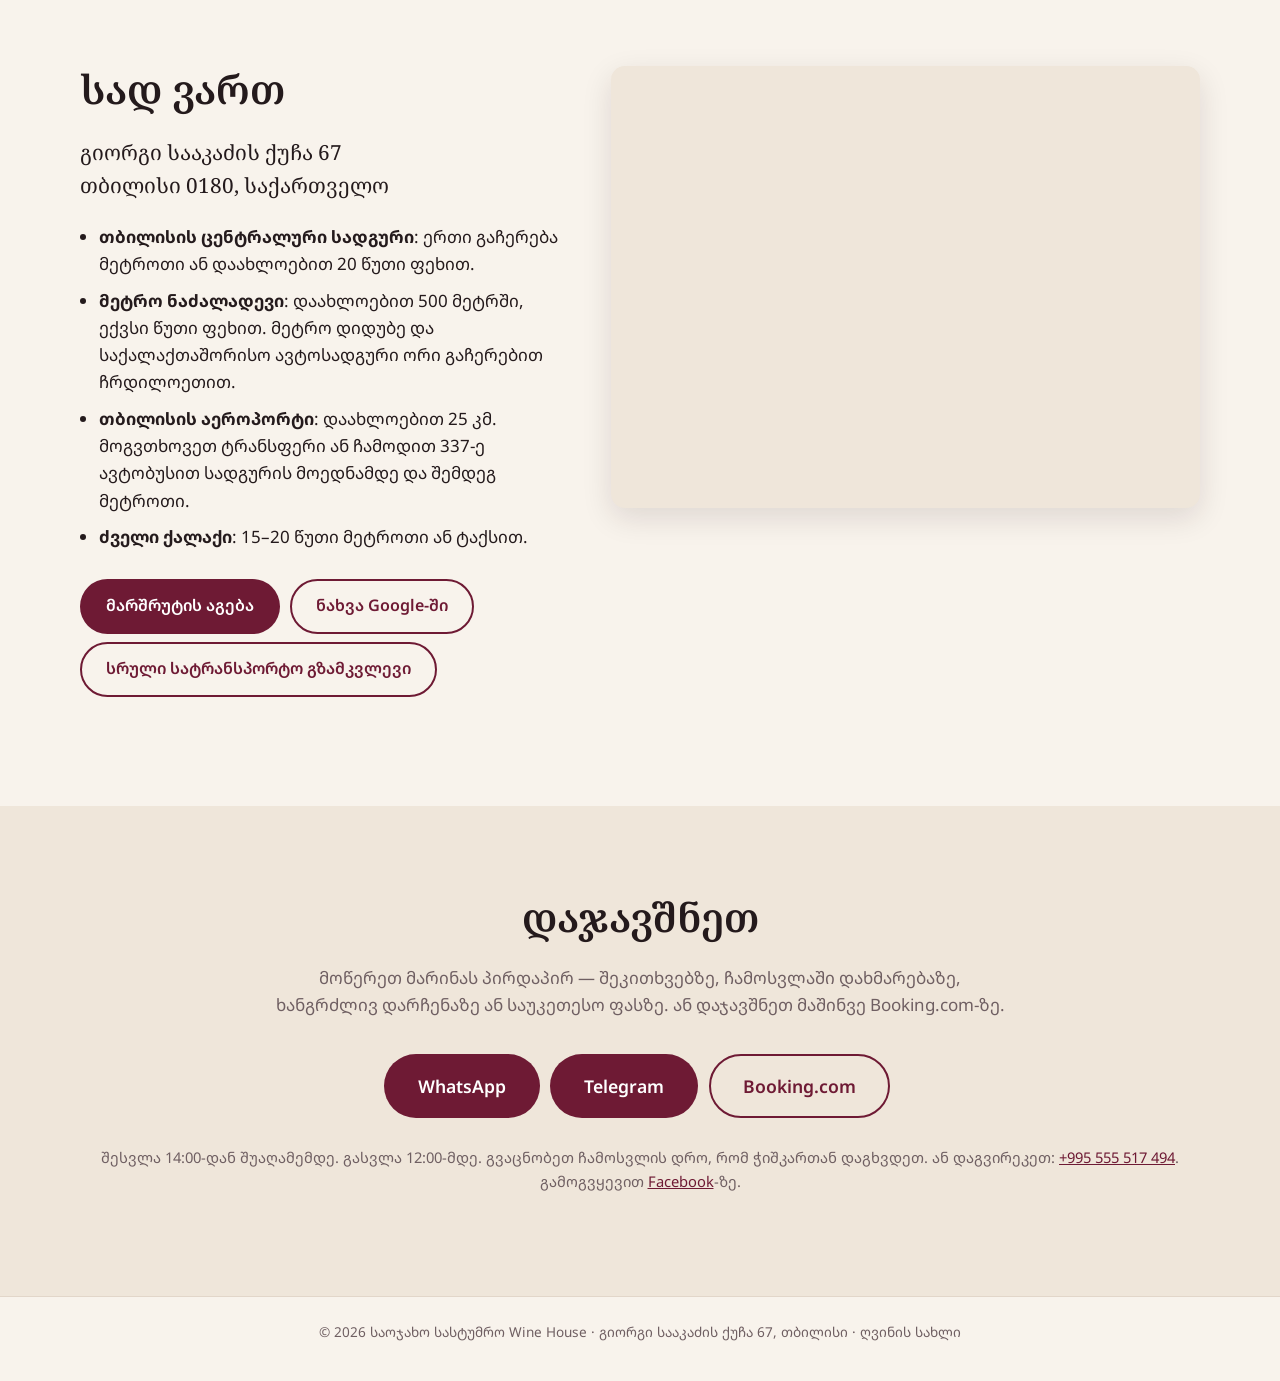
<file: ka/index.html>
<!DOCTYPE html>
<html lang="ka">
<head>
  <meta charset="utf-8">
  <meta name="viewport" content="width=device-width, initial-scale=1">
  <title>Wine House · საოჯახო სასტუმრო თბილისში</title>
  <meta name="description" content="Wine House — მარინას საოჯახო სასტუმრო თბილისში: მშვიდი ეზოიანი სახლი ტურისტული ქუჩებისგან მოშორებით, მეტრო ნაძალადევიდან 500 მეტრში. ჩამოდით სტუმრად, წადით ოჯახის წევრად.">
  <link rel="canonical" href="https://www.wine-house.ge/ka/">
  <link rel="alternate" hreflang="en" href="https://www.wine-house.ge/">
  <link rel="alternate" hreflang="ru" href="https://www.wine-house.ge/ru/">
  <link rel="alternate" hreflang="x-default" href="https://www.wine-house.ge/">
  <meta property="og:type" content="website">
  <meta property="og:url" content="https://www.wine-house.ge/ka/">
  <meta property="og:title" content="Wine House · საოჯახო სასტუმრო თბილისში">
  <meta property="og:description" content="მარინას საოჯახო სასტუმრო თბილისში. მშვიდი ეზო, კომფორტული ოთახები, ნამდვილი ქართული სტუმართმოყვარეობა, მეტროდან 500 მეტრში.">
  <meta property="og:image" content="https://www.wine-house.ge/img/og.jpg">
  <meta name="theme-color" content="#2b1118">
  <link rel="preconnect" href="https://fonts.googleapis.com">
  <link rel="preconnect" href="https://fonts.gstatic.com" crossorigin>
  <link href="https://fonts.googleapis.com/css2?family=Playfair+Display:ital,wght@0,500;0,600;1,500&family=Noto+Sans:wght@400;500;600&family=Noto+Sans+Georgian:wght@400;500;600&family=Noto+Serif+Georgian:wght@500;600&display=swap" rel="stylesheet">
  <link rel="stylesheet" href="../style.css">
  <script type="application/ld+json">
  {
    "@context": "https://schema.org",
    "@type": "LodgingBusiness",
    "name": "Wine House",
    "url": "https://www.wine-house.ge/",
    "sameAs": ["https://www.facebook.com/TbilisiWineHouse", "https://www.booking.com/hotel/ge/royal-arch.html"],
    "image": "https://www.wine-house.ge/img/og.jpg",
    "address": {
      "@type": "PostalAddress",
      "streetAddress": "67 Giorgi Saakadze Street",
      "addressLocality": "Tbilisi",
      "postalCode": "0180",
      "addressCountry": "GE"
    },
    "geo": { "@type": "GeoCoordinates", "latitude": 41.736988, "longitude": 44.796784 },
    "telephone": "+995555517494",
    "priceRange": "70-120 GEL",
    "checkinTime": "14:00",
    "checkoutTime": "12:00",
    "petsAllowed": true,
    "amenityFeature": [
      { "@type": "LocationFeatureSpecification", "name": "Free Wi-Fi", "value": true },
      { "@type": "LocationFeatureSpecification", "name": "Free parking", "value": true },
      { "@type": "LocationFeatureSpecification", "name": "Air conditioning", "value": true },
      { "@type": "LocationFeatureSpecification", "name": "Garden", "value": true }
    ]
  }
  </script>
</head>
<body>

<header class="site-header">
  <a class="brand" href="#top">Wine House</a>
  <nav class="nav" aria-label="Main">
    <a href="#rooms">ოთახები</a>
    <a href="#gallery">გალერეა</a>
    <a href="#guests">შეფასებები</a>
    <a href="getting-here.html">როგორ მოხვიდეთ</a>
    <a href="#contact">კონტაქტი</a>
    <span class="langs"><a class="lang" href="../index.html" lang="en" hreflang="en" title="English">EN</a><a class="lang" href="../ru/index.html" lang="ru" hreflang="ru" title="Русский">RU</a><a class="lang on" href="index.html" lang="ka" hreflang="ka" title="ქართული" aria-current="true">KA</a></span>
    <a class="nav-cta" href="https://www.booking.com/hotel/ge/royal-arch.html" target="_blank" rel="noopener">დაჯავშნა</a>
  </nav>
</header>

<main id="top">

  <section class="hero">
    <img class="hero-img" src="../img/exterior.webp" alt="Wine House ქუჩიდან: ხის აივანი და აყვავებული ხეები" width="1536" height="1025" fetchpriority="high">
    <div class="hero-overlay">
      <p class="eyebrow">საოჯახო სასტუმრო · თბილისი · <span class="ka">Tbilisi</span></p>
      <h1>Wine House</h1>
      <p class="lead">ჩამოდით სტუმრად, წადით ოჯახის წევრად. მშვიდი საოჯახო სასტუმრო თბილისის ხმაურიანი ტურისტული ქუჩებისგან მოშორებით, სადაც მარინას თბილი ქართული სტუმართმოყვარეობა გელოდებათ.</p>
      <div class="hero-actions">
        <a class="btn btn-primary" href="https://www.booking.com/hotel/ge/royal-arch.html" target="_blank" rel="noopener">თავისუფალი ადგილების ნახვა</a>
        <a class="btn btn-ghost" href="https://wa.me/995555517494" target="_blank" rel="noopener">მოგვწერეთ WhatsApp-ში</a>
        <a class="btn btn-ghost" href="https://t.me/+995555517494" target="_blank" rel="noopener">Telegram</a>
      </div>
    </div>
  </section>

  <section class="intro container">
    <div class="intro-text">
      <h2>ყველაფერი მარინათი იწყება</h2>
      <p>Wine House-ში სტუმრები ჩამოდიან როგორც მოგზაურები და მიდიან როგორც ოჯახის წევრები. ეს სტუმართმოყვარე სახლი მშვიდი ადგილია დასასვენებლად თბილისის ტურისტული აურზაურისგან მოშორებით, მეტრო ნაძალადევი კი, დაახლოებით 500 მეტრში, რამდენიმე წუთში ქალაქის ცენტრამდე მიგიყვანთ.</p>
      <p>Wine House-ს განსაკუთრებულს მარინა ხდის. მისი სიკეთე, გულუხვობა და ნამდვილი ქართული სტუმართმოყვარეობა პირველივე წუთიდან საკუთარ სახლში გაგრძნობინებთ თავს. რჩევა, სად წახვიდეთ, დახმარება ტრანსპორტში თუ უბრალოდ მეგობრული შეხვედრა ქალაქში გატარებული დღის შემდეგ — მარინა ყოველთვის სიამოვნებით დაგეხმარებათ.</p>
      <p>კომფორტული ოთახები, მყუდრო საერთო ეზო, საკუთარი პარკინგი და ახლომდებარე მაღაზიები და რესტორნები სურათს ასრულებს. გოგიტო, სახლის ძაღლი, ალბათ მოგესალმებათ.</p>
      <ul class="facts">
        <li><strong>5 ოთახი</strong> 2-დან 6 სტუმრამდე</li>
        <li><strong>უფასო Wi-Fi</strong> და პარკინგი</li>
        <li><strong>შესვლა</strong> 14:00-დან 24:00-მდე, გასვლა 12:00-მდე</li>
        <li>ვსაუბრობთ <strong>ინგლისურად და რუსულად</strong></li>
      </ul>
    </div>
    <div class="intro-img carousel">
      <div class="track">
        <figure class="slide">
          <img src="../img/courtyard.webp" alt="ჩრდილიანი ეზო მაგიდითა და სკამებით ვაზის ქვეშ" width="1536" height="1025" loading="lazy" data-full="../img/courtyard.webp">
          <figcaption>ეზო, სადაც თითქმის ყველა საღამო მთავრდება.</figcaption>
        </figure>
        <figure class="slide">
          <img src="../img/dinner.webp" alt="ვახშამი ეზოს მაგიდაზე: ხინკალი, ხაჭაპური, პომიდორი, ახალი ყველი, ნესვი და დოქი სახლის ღვინო" width="1370" height="1028" loading="lazy" data-full="../img/dinner.webp">
          <figcaption>საღამო მარინას სუფრასთან: ხინკალი, ხაჭაპური, ახალი ყველი და მისი სახლის ღვინო.</figcaption>
        </figure>
      </div>
      <button class="car-btn prev" aria-label="წინა ფოტო">‹</button>
      <button class="car-btn next" aria-label="შემდეგი ფოტო">›</button>
      <div class="dots"><button class="on" aria-label="ფოტო 1"></button><button aria-label="ფოტო 2"></button></div>
    </div>
  </section>

  <section id="rooms" class="rooms">
    <div class="container">
      <h2>ოთახები</h2>
      <p class="section-lead">ყველა ოთახს აქვს საკუთარი სააბაზანო, სუფთა თეთრეული და პირსახოცები, გათბობა და კონდიციონერი. ფასები მითითებულია ოთახზე ერთ ღამეში. დაჯავშნეთ Booking.com-ზე ან საუკეთესო ფასისთვის პირდაპირ მოგვწერეთ.</p>

      <div class="room-grid">

        <article class="room">
          <a class="room-cover" href="../img/king-balcony-3.webp" data-full="../img/king-balcony-3.webp">
            <img src="../img/king-balcony-3.webp" alt="აივნიანი ოთახი: დიდი საწოლი, მაგიდა და ღია აივნის კარი" width="1280" height="853" loading="lazy">
          </a>
          <div class="room-body">
            <h3>King ოთახი აივნით</h3>
            <p class="room-meta">2 სტუმარი · King საწოლი · საკუთარი აივანი</p>
            <p class="price"><strong>80 ლარი</strong> ღამეში</p>
            <p>ნათელი ოთახი ზედა სართულზე დიდი საწოლით, სამუშაო მაგიდით, ტელევიზორითა და საკუთარი აივნით ქუჩის ხედით.</p>
            <div class="thumbs">
              <a href="../img/king-balcony-1.webp" data-full="../img/king-balcony-1.webp"><img src="../img/king-balcony-1.webp" alt="" loading="lazy"></a>
              <a href="../img/king-balcony-2.webp" data-full="../img/king-balcony-2.webp"><img src="../img/king-balcony-2.webp" alt="" loading="lazy"></a>
              <a href="../img/king-balcony-4.webp" data-full="../img/king-balcony-4.webp"><img src="../img/king-balcony-4.webp" alt="" loading="lazy"></a>
              <a href="../img/king-balcony-5.webp" data-full="../img/king-balcony-5.webp"><img src="../img/king-balcony-5.webp" alt="" loading="lazy"></a>
            </div>
          </div>
        </article>

        <article class="room">
          <a class="room-cover" href="../img/king-3.webp" data-full="../img/king-3.webp">
            <img src="../img/king-3.webp" alt="King ოთახი ზეთისხილისფერი კედლებით, ხალიჩითა და სააბაზანოთი" width="1536" height="1025" loading="lazy">
          </a>
          <div class="room-body">
            <h3>King ოთახი</h3>
            <p class="room-meta">2 სტუმარი · King საწოლი · სააბაზანო ოთახში</p>
            <p class="price"><strong>80 ლარი</strong> ღამეში</p>
            <p>თბილი, წყნარი ოთახი დიდი საწოლით, დასასვენებელი კუთხით ფანჯარასთან, ტელევიზორითა და კაფელიანი სააბაზანოთი გამათბობელი პირსახოცის საკიდით.</p>
            <div class="thumbs">
              <a href="../img/king-1.webp" data-full="../img/king-1.webp"><img src="../img/king-1.webp" alt="" loading="lazy"></a>
              <a href="../img/king-2.webp" data-full="../img/king-2.webp"><img src="../img/king-2.webp" alt="" loading="lazy"></a>
              <a href="../img/king-bath-1.webp" data-full="../img/king-bath-1.webp"><img src="../img/king-bath-1.webp" alt="" loading="lazy"></a>
              <a href="../img/king-bath-2.webp" data-full="../img/king-bath-2.webp"><img src="../img/king-bath-2.webp" alt="" loading="lazy"></a>
            </div>
          </div>
        </article>

        <article class="room">
          <a class="room-cover" href="../img/budget-double-3.webp" data-full="../img/budget-double-3.webp">
            <img src="../img/budget-double-3.webp" alt="ბიუჯეტური ორადგილიანი ოთახი ორადგილიანი საწოლითა და საშხაპით" width="1600" height="1066" loading="lazy">
          </a>
          <div class="room-body">
            <h3>ბიუჯეტური ორადგილიანი ოთახი</h3>
            <p class="room-meta">2 სტუმარი · ორადგილიანი საწოლი · საკუთარი სააბაზანო</p>
            <p class="price"><strong>70 ლარი</strong> ღამეში</p>
            <p>მარტივი და კომფორტული: ორადგილიანი საწოლი, კარადა, პარკეტი და საკუთარი საშხაპე. ყველაზე ხელსაყრელი გზა Wine House-ში დასარჩენად.</p>
            <div class="thumbs">
              <a href="../img/budget-double-5.webp" data-full="../img/budget-double-5.webp"><img src="../img/budget-double-5.webp" alt="" loading="lazy"></a>
              <a href="../img/budget-double-2.webp" data-full="../img/budget-double-2.webp"><img src="../img/budget-double-2.webp" alt="" loading="lazy"></a>
              <a href="../img/budget-double-4.webp" data-full="../img/budget-double-4.webp"><img src="../img/budget-double-4.webp" alt="" loading="lazy"></a>
              <a href="../img/budget-double-1.webp" data-full="../img/budget-double-1.webp"><img src="../img/budget-double-1.webp" alt="" loading="lazy"></a>
            </div>
          </div>
        </article>

        <article class="room">
          <a class="room-cover" href="../img/quadruple-1.webp" data-full="../img/quadruple-1.webp">
            <img src="../img/quadruple-1.webp" alt="გაუმჯობესებული ოთხადგილიანი ოთახი: საძინებელი ორადგილიანი საწოლითა და სააბაზანოთი" width="1536" height="1025" loading="lazy">
          </a>
          <div class="room-body">
            <h3>გაუმჯობესებული ოთხადგილიანი ოთახი</h3>
            <p class="room-meta">4 სტუმარი · ორადგილიანი + 2 ერთადგილიანი საწოლი · ორი ოთახი</p>
            <p class="price"><strong>120 ლარი</strong> ღამეში</p>
            <p>ორი მომიჯნავე ოთახი ოჯახის ან მეგობრებისთვის: საძინებელი ორადგილიანი საწოლითა და საკუთარი სააბაზანოთი და ოთახი ორი ერთადგილიანი საწოლით.</p>
            <div class="thumbs">
              <a href="../img/quadruple-6.webp" data-full="../img/quadruple-6.webp"><img src="../img/quadruple-6.webp" alt="" loading="lazy"></a>
              <a href="../img/quadruple-2.webp" data-full="../img/quadruple-2.webp"><img src="../img/quadruple-2.webp" alt="" loading="lazy"></a>
              <a href="../img/quadruple-4.webp" data-full="../img/quadruple-4.webp"><img src="../img/quadruple-4.webp" alt="" loading="lazy"></a>
              <a href="../img/quadruple-bath.webp" data-full="../img/quadruple-bath.webp"><img src="../img/quadruple-bath.webp" alt="" loading="lazy"></a>
            </div>
          </div>
        </article>

        <article class="room room-wide">
          <a class="room-cover" href="../img/family-2.webp" data-full="../img/family-2.webp">
            <img src="../img/family-2.webp" alt="დიდი საოჯახო ოთახი ჭაღით, რამდენიმე საწოლითა და დივნით" width="1600" height="1066" loading="lazy">
          </a>
          <div class="room-body">
            <h3>საოჯახო აპარტამენტი</h3>
            <p class="room-meta">6 სტუმრამდე · ორადგილიანი + ერთადგილიანი საწოლები · სამზარეულო და მისაღები</p>
            <p class="price"><strong>120 ლარი</strong> ღამეში</p>
            <p>ყველაზე ვრცელი სივრცე სახლში: დიდი, მაღალჭერიანი საძინებელი ჭაღით, ორადგილიანი და ერთადგილიანი საწოლებით, პლუს ცალკე მისაღები დივნით, სასადილო მაგიდითა და სრულად აღჭურვილი სამზარეულოთი. იდეალურია ოჯახებისა და პატარა ჯგუფებისთვის.</p>
            <div class="thumbs">
              <a href="../img/family-3.webp" data-full="../img/family-3.webp"><img src="../img/family-3.webp" alt="" loading="lazy"></a>
              <a href="../img/family-6.webp" data-full="../img/family-6.webp"><img src="../img/family-6.webp" alt="" loading="lazy"></a>
              <a href="../img/family-7.webp" data-full="../img/family-7.webp"><img src="../img/family-7.webp" alt="" loading="lazy"></a>
              <a href="../img/family-1.webp" data-full="../img/family-1.webp"><img src="../img/family-1.webp" alt="" loading="lazy"></a>
              <a href="../img/family-4.webp" data-full="../img/family-4.webp"><img src="../img/family-4.webp" alt="" loading="lazy"></a>
              <a href="../img/family-5.webp" data-full="../img/family-5.webp"><img src="../img/family-5.webp" alt="" loading="lazy"></a>
            </div>
          </div>
        </article>

      </div>
    </div>
  </section>

  <section id="gallery" class="gallery container">
    <h2>სახლი</h2>
    <div class="masonry">
      <a href="../img/courtyard.webp" data-full="../img/courtyard.webp"><img src="../img/courtyard.webp" alt="ეზო მაგიდით ვაზის ქვეშ" loading="lazy"></a>
      <a href="../img/exterior.webp" data-full="../img/exterior.webp"><img src="../img/exterior.webp" alt="სახლის ხედი ქუჩიდან" loading="lazy"></a>
      <a href="../img/family-3.webp" data-full="../img/family-3.webp"><img src="../img/family-3.webp" alt="საოჯახო ოთახი აივნის კარით" loading="lazy"></a>
      <a href="../img/king-3.webp" data-full="../img/king-3.webp"><img src="../img/king-3.webp" alt="ფანჯარასთან კუთხე King ოთახში" loading="lazy"></a>
      <a href="../img/quadruple-6.webp" data-full="../img/quadruple-6.webp"><img src="../img/quadruple-6.webp" alt="ორსაწოლიანი ოთახი ოთხადგილიან ნომერში" loading="lazy"></a>
      <a href="../img/king-balcony-1.webp" data-full="../img/king-balcony-1.webp"><img src="../img/king-balcony-1.webp" alt="აივნიანი ოთახი, კარადის მხარე" loading="lazy"></a>
    </div>
  </section>

  <section id="guests" class="guests">
    <div class="container">
      <h2>რას ამბობენ სტუმრები</h2>
      <p class="section-lead">წაიკითხეთ Google-ის შეფასებები — ერთი და იგივე სიტყვები ისევ და ისევ მეორდება.</p>
      <div class="quote-grid">
        <blockquote>
          <p>მარინა ძველი მეგობარივით გხვდებათ. სტუმრები მის სიკეთესა და გულუხვობას დაბრუნების მთავარ მიზეზად ასახელებენ.</p>
          <cite>მარინაზე</cite>
        </blockquote>
        <blockquote>
          <p>სახლური კერძები და ჭიქა ღვინო ეზოში ღამისთევას ნამდვილ ქართულ საღამოდ აქცევს.</p>
          <cite>კერძებსა და ღვინოზე</cite>
        </blockquote>
        <blockquote>
          <p>ვრცელი, უნაკლოდ სუფთა ოთახები და წყნარი ქუჩა, რომელიც მაინც მეტროდან, მაღაზიებიდან და კაფეებიდან რამდენიმე წუთშია.</p>
          <cite>ოთახებსა და მდებარეობაზე</cite>
        </blockquote>
        <blockquote>
          <p>გოგიტო, მშვიდი და მეგობრული სახლის ძაღლი, თითქმის ყველა შეფასებაშია ნახსენები.</p>
          <cite>გოგიტოზე</cite>
        </blockquote>
      </div>
      <!-- RATING: update the numbers now and then from the Google listing -->
      <p class="rating"><span class="stars" aria-hidden="true">★★★★★</span> შეფასება 4,4 5-დან, 40 Google-შეფასების მიხედვით · <a href="https://share.google/OnaIryUc26GvY1bTb" target="_blank" rel="noopener">შეფასებების წაკითხვა</a></p>
    </div>
  </section>

  <section class="amenities">
    <div class="container">
      <h2>კარგია იცოდეთ</h2>
      <svg width="0" height="0" style="position:absolute" aria-hidden="true"><symbol id="i-check" viewBox="0 0 24 24"><circle cx="12" cy="12" r="11" fill="currentColor" opacity=".18"/><path d="M7 12.5l3.2 3.2L17 9" fill="none" stroke="currentColor" stroke-width="2.2" stroke-linecap="round" stroke-linejoin="round"/></symbol></svg>
      <ul class="amenity-grid">
        <li><svg class="ico" aria-hidden="true"><use href="#i-check"/></svg>უფასო Wi-Fi მთელ სახლში</li>
        <li><svg class="ico" aria-hidden="true"><use href="#i-check"/></svg>უფასო პარკინგი</li>
        <li><svg class="ico" aria-hidden="true"><use href="#i-check"/></svg>კონდიციონერი და გათბობა</li>
        <li><svg class="ico" aria-hidden="true"><use href="#i-check"/></svg>საკუთარი სააბაზანო ყველა ოთახში</li>
        <li><svg class="ico" aria-hidden="true"><use href="#i-check"/></svg>ეზო და დასასვენებელი ადგილები ბაღში</li>
        <li><svg class="ico" aria-hidden="true"><use href="#i-check"/></svg>ბრტყელეკრანიანი ტელევიზორი</li>
        <li><svg class="ico" aria-hidden="true"><use href="#i-check"/></svg>ჩაიდანი ოთახში</li>
        <li><svg class="ico" aria-hidden="true"><use href="#i-check"/></svg>შინაური ცხოველები დასაშვებია</li>
        <li><svg class="ico" aria-hidden="true"><use href="#i-check"/></svg>24-საათიანი დაცვა</li>
        <li><svg class="ico" aria-hidden="true"><use href="#i-check"/></svg>ტრანსფერი აეროპორტიდან მოთხოვნით</li>
        <li><svg class="ico" aria-hidden="true"><use href="#i-check"/></svg>დახმარება ტურებსა და ბილეთებში</li>
        <li><svg class="ico" aria-hidden="true"><use href="#i-check"/></svg>შესვლა 14:00-დან 24:00-მდე</li>
      </ul>
    </div>
  </section>

  <section id="location" class="location container">
    <div class="location-text">
      <h2>სად ვართ</h2>
      <p class="address">გიორგი სააკაძის ქუჩა 67<br>თბილისი 0180, საქართველო</p>
      <ul class="directions">
        <li><strong>თბილისის ცენტრალური სადგური</strong>: ერთი გაჩერება მეტროთი ან დაახლოებით 20 წუთი ფეხით.</li>
        <li><strong>მეტრო ნაძალადევი</strong>: დაახლოებით 500 მეტრში, ექვსი წუთი ფეხით. მეტრო დიდუბე და საქალაქთაშორისო ავტოსადგური ორი გაჩერებით ჩრდილოეთით.</li>
        <li><strong>თბილისის აეროპორტი</strong>: დაახლოებით 25 კმ. მოგვთხოვეთ ტრანსფერი ან ჩამოდით 337-ე ავტობუსით სადგურის მოედნამდე და შემდეგ მეტროთი.</li>
        <li><strong>ძველი ქალაქი</strong>: 15–20 წუთი მეტროთი ან ტაქსით.</li>
      </ul>
      <p>
        <a class="btn btn-primary" href="https://www.google.com/maps/dir/?api=1&destination=41.736988,44.796784" target="_blank" rel="noopener">მარშრუტის აგება</a>
        <a class="btn btn-ghost" href="https://share.google/OnaIryUc26GvY1bTb" target="_blank" rel="noopener">ნახვა Google-ში</a>
        <a class="btn btn-ghost" href="getting-here.html">სრული სატრანსპორტო გზამკვლევი</a>
      </p>
    </div>
    <div class="map">
      <iframe title="რუკა: Wine House, გიორგი სააკაძის ქუჩა 67, თბილისი" src="https://www.google.com/maps?q=41.736988,44.796784&z=16&output=embed" loading="lazy" allowfullscreen referrerpolicy="no-referrer-when-downgrade"></iframe>
    </div>
  </section>

  <section id="contact" class="contact">
    <div class="container">
      <h2>დაჯავშნეთ</h2>
      <p class="section-lead">მოწერეთ მარინას პირდაპირ — შეკითხვებზე, ჩამოსვლაში დახმარებაზე, ხანგრძლივ დარჩენაზე ან საუკეთესო ფასზე. ან დაჯავშნეთ მაშინვე Booking.com-ზე.</p>
      <div class="contact-actions">
        <a class="btn btn-primary btn-lg" href="https://wa.me/995555517494" target="_blank" rel="noopener">WhatsApp</a>
        <a class="btn btn-primary btn-lg" href="https://t.me/+995555517494" target="_blank" rel="noopener">Telegram</a>
        <a class="btn btn-ghost btn-lg" href="https://www.booking.com/hotel/ge/royal-arch.html" target="_blank" rel="noopener">Booking.com</a>
      </div>
      <p class="small">შესვლა 14:00-დან შუაღამემდე. გასვლა 12:00-მდე. გვაცნობეთ ჩამოსვლის დრო, რომ ჭიშკართან დაგხვდეთ. ან დაგვირეკეთ: <a href="tel:+995555517494">+995 555 517 494</a>. გამოგვყევით <a href="https://www.facebook.com/TbilisiWineHouse" target="_blank" rel="noopener">Facebook</a>-ზე.</p>
    </div>
  </section>

</main>

<footer class="site-footer">
  <p>© <span id="y"></span> საოჯახო სასტუმრო Wine House · გიორგი სააკაძის ქუჩა 67, თბილისი · <span class="ka">ღვინის სახლი</span></p>
</footer>

<div class="lightbox" id="lightbox" hidden>
  <button class="lb-close" aria-label="დახურვა">×</button>
  <button class="lb-prev" aria-label="წინა">‹</button>
  <img id="lb-img" alt="">
  <button class="lb-next" aria-label="შემდეგი">›</button>
</div>

<script>
document.getElementById('y').textContent = new Date().getFullYear();

(function () {
  var items = Array.prototype.slice.call(document.querySelectorAll('[data-full]'));
  var box = document.getElementById('lightbox');
  var img = document.getElementById('lb-img');
  var i = 0;
  function show(n) {
    i = (n + items.length) % items.length;
    img.src = items[i].getAttribute('data-full');
    var inner = items[i].querySelector('img');
    img.alt = inner ? inner.alt : (items[i].alt || '');
    box.hidden = false;
    document.body.style.overflow = 'hidden';
  }
  function hide() { box.hidden = true; img.src = ''; document.body.style.overflow = ''; }
  items.forEach(function (el, n) {
    el.addEventListener('click', function (e) { e.preventDefault(); show(n); });
  });
  box.querySelector('.lb-close').addEventListener('click', hide);
  box.querySelector('.lb-prev').addEventListener('click', function () { show(i - 1); });
  box.querySelector('.lb-next').addEventListener('click', function () { show(i + 1); });
  box.addEventListener('click', function (e) { if (e.target === box) hide(); });
  document.addEventListener('keydown', function (e) {
    if (box.hidden) return;
    if (e.key === 'Escape') hide();
    if (e.key === 'ArrowLeft') show(i - 1);
    if (e.key === 'ArrowRight') show(i + 1);
  });
})();
</script>
<script src="../carousel.js"></script>
</body>
</html>
</file>
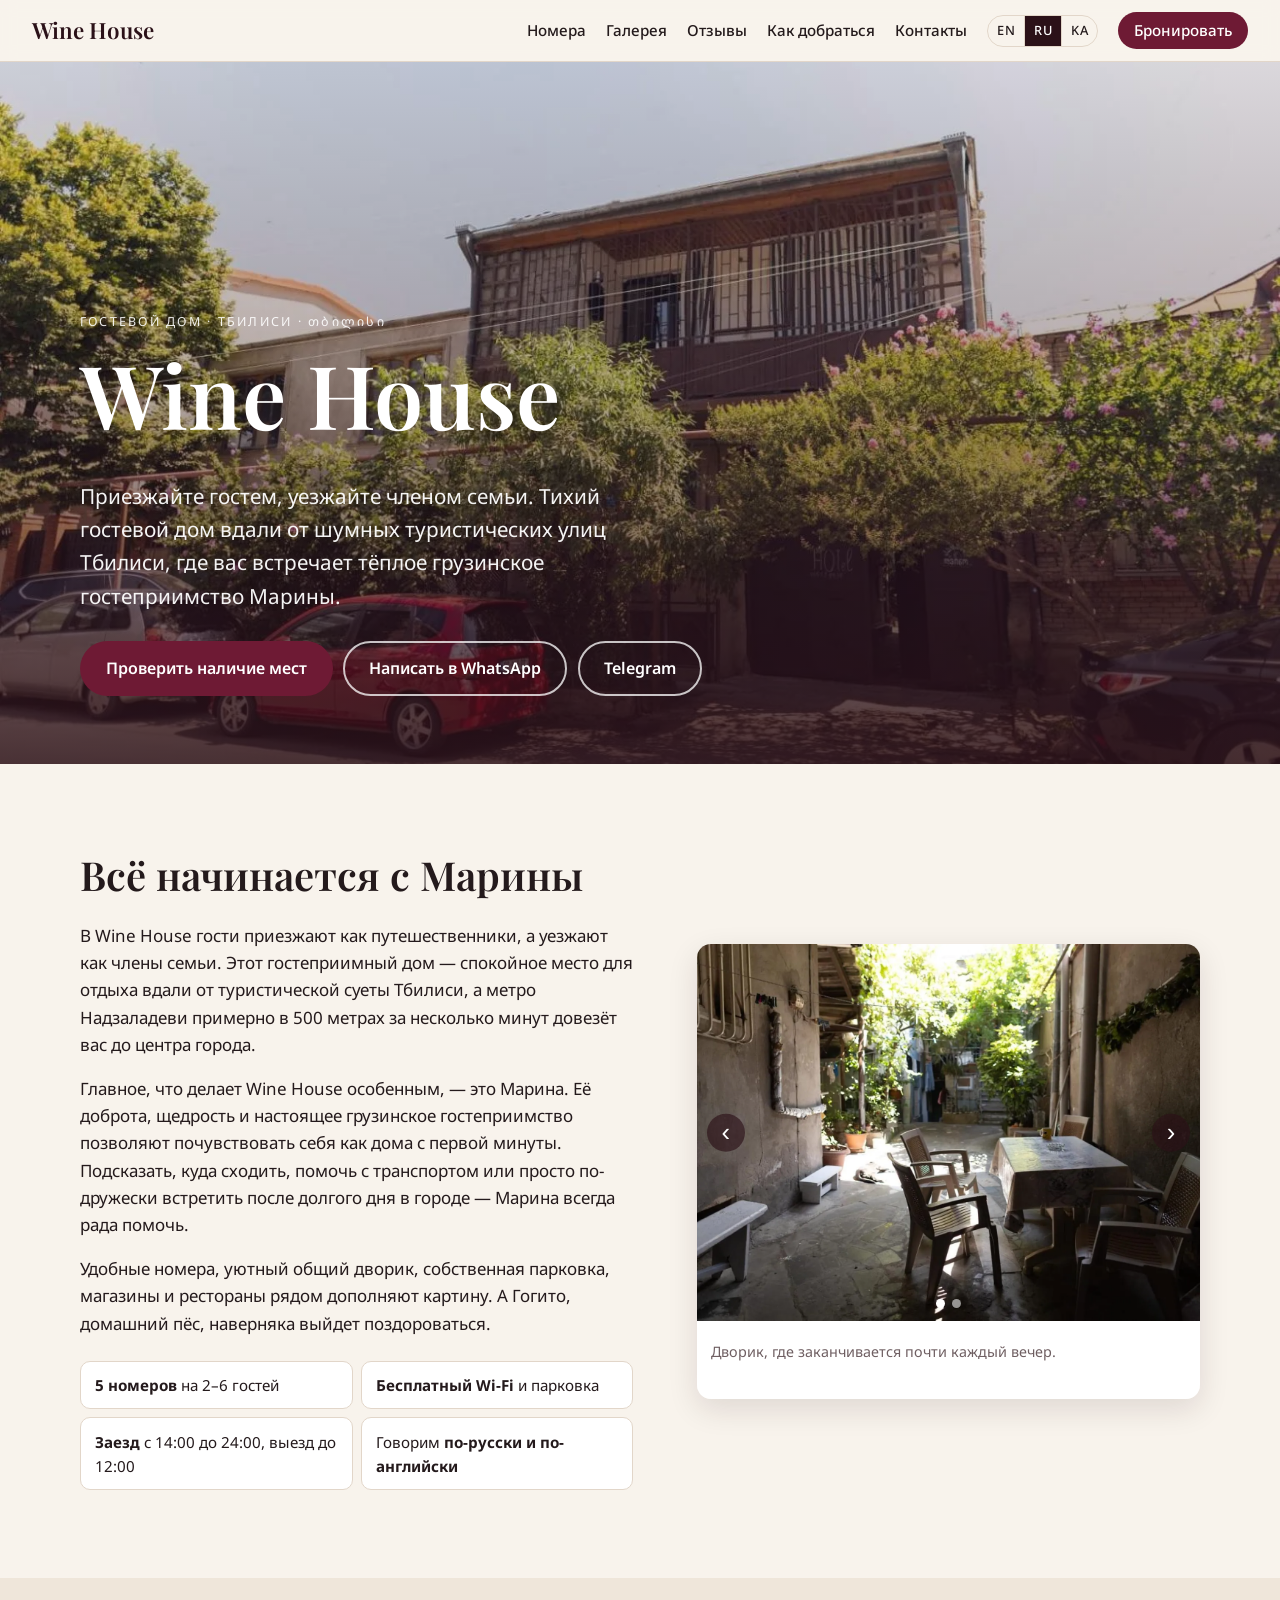
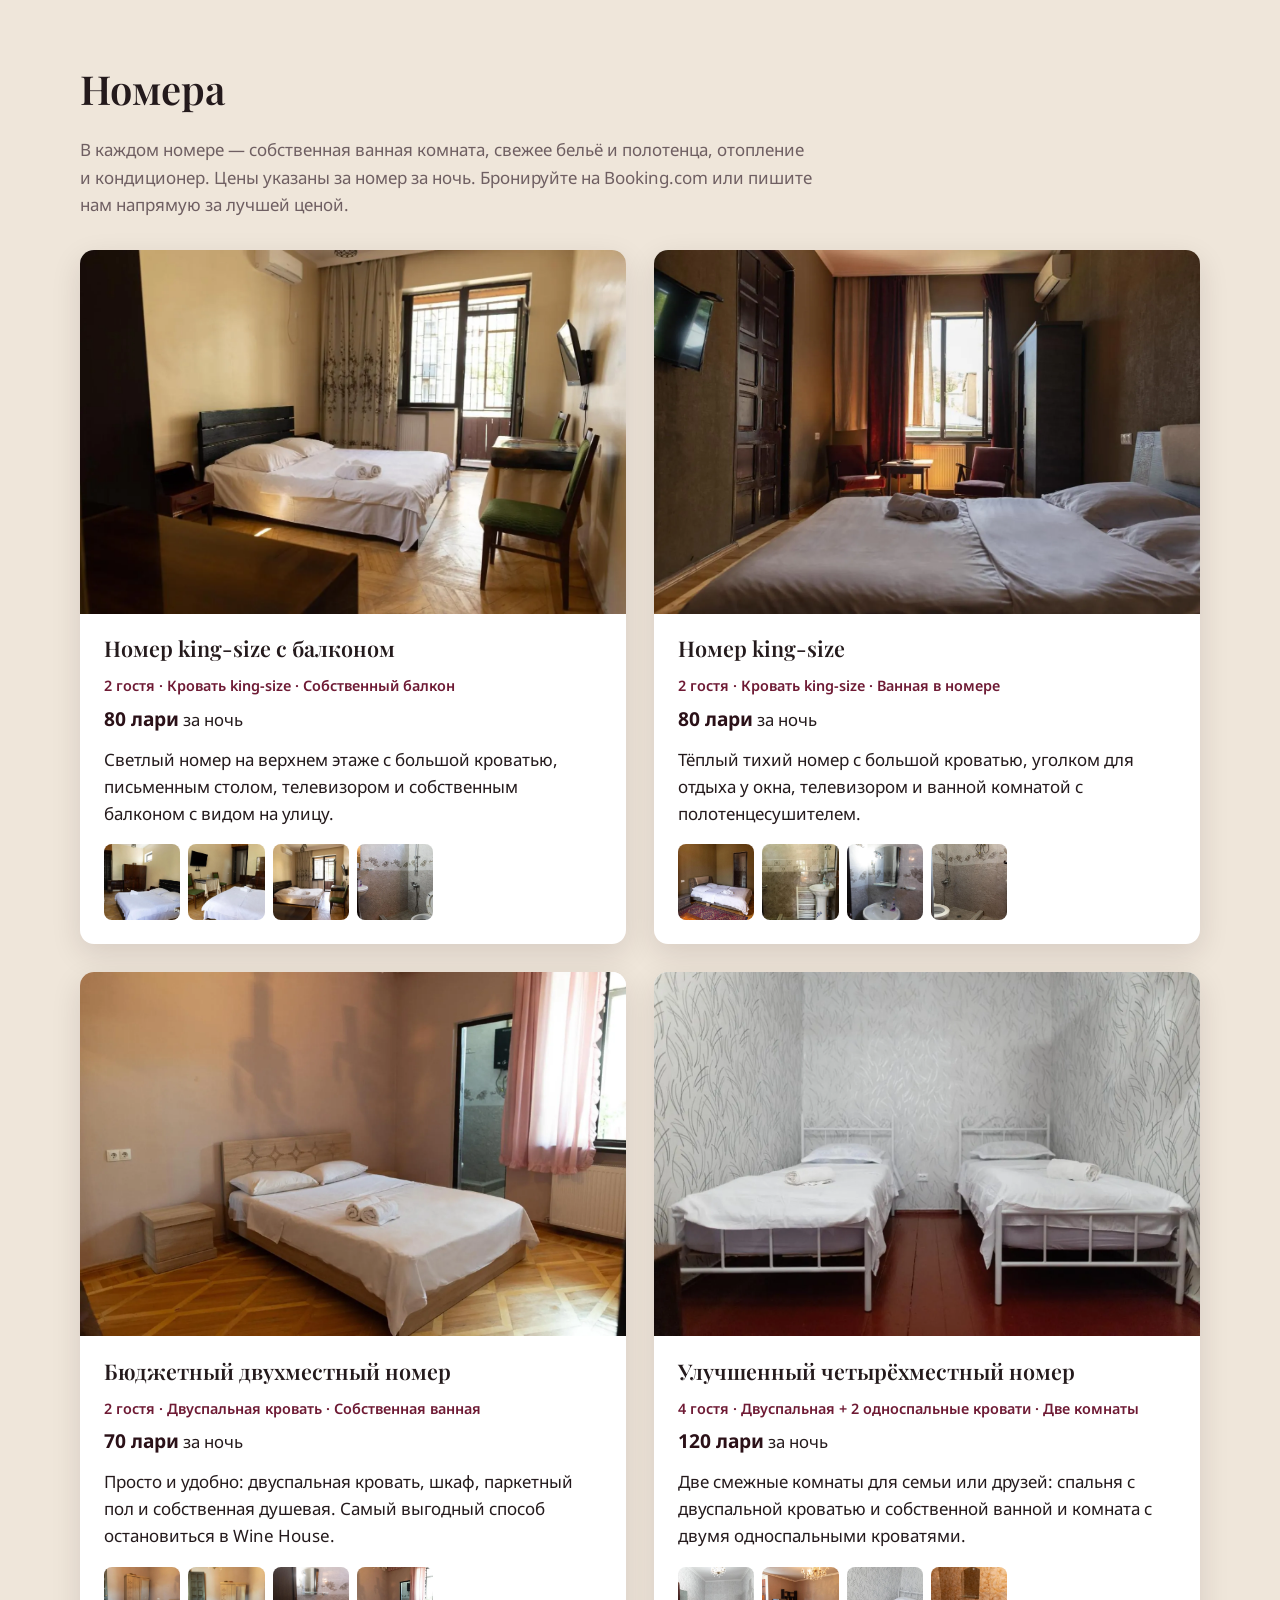
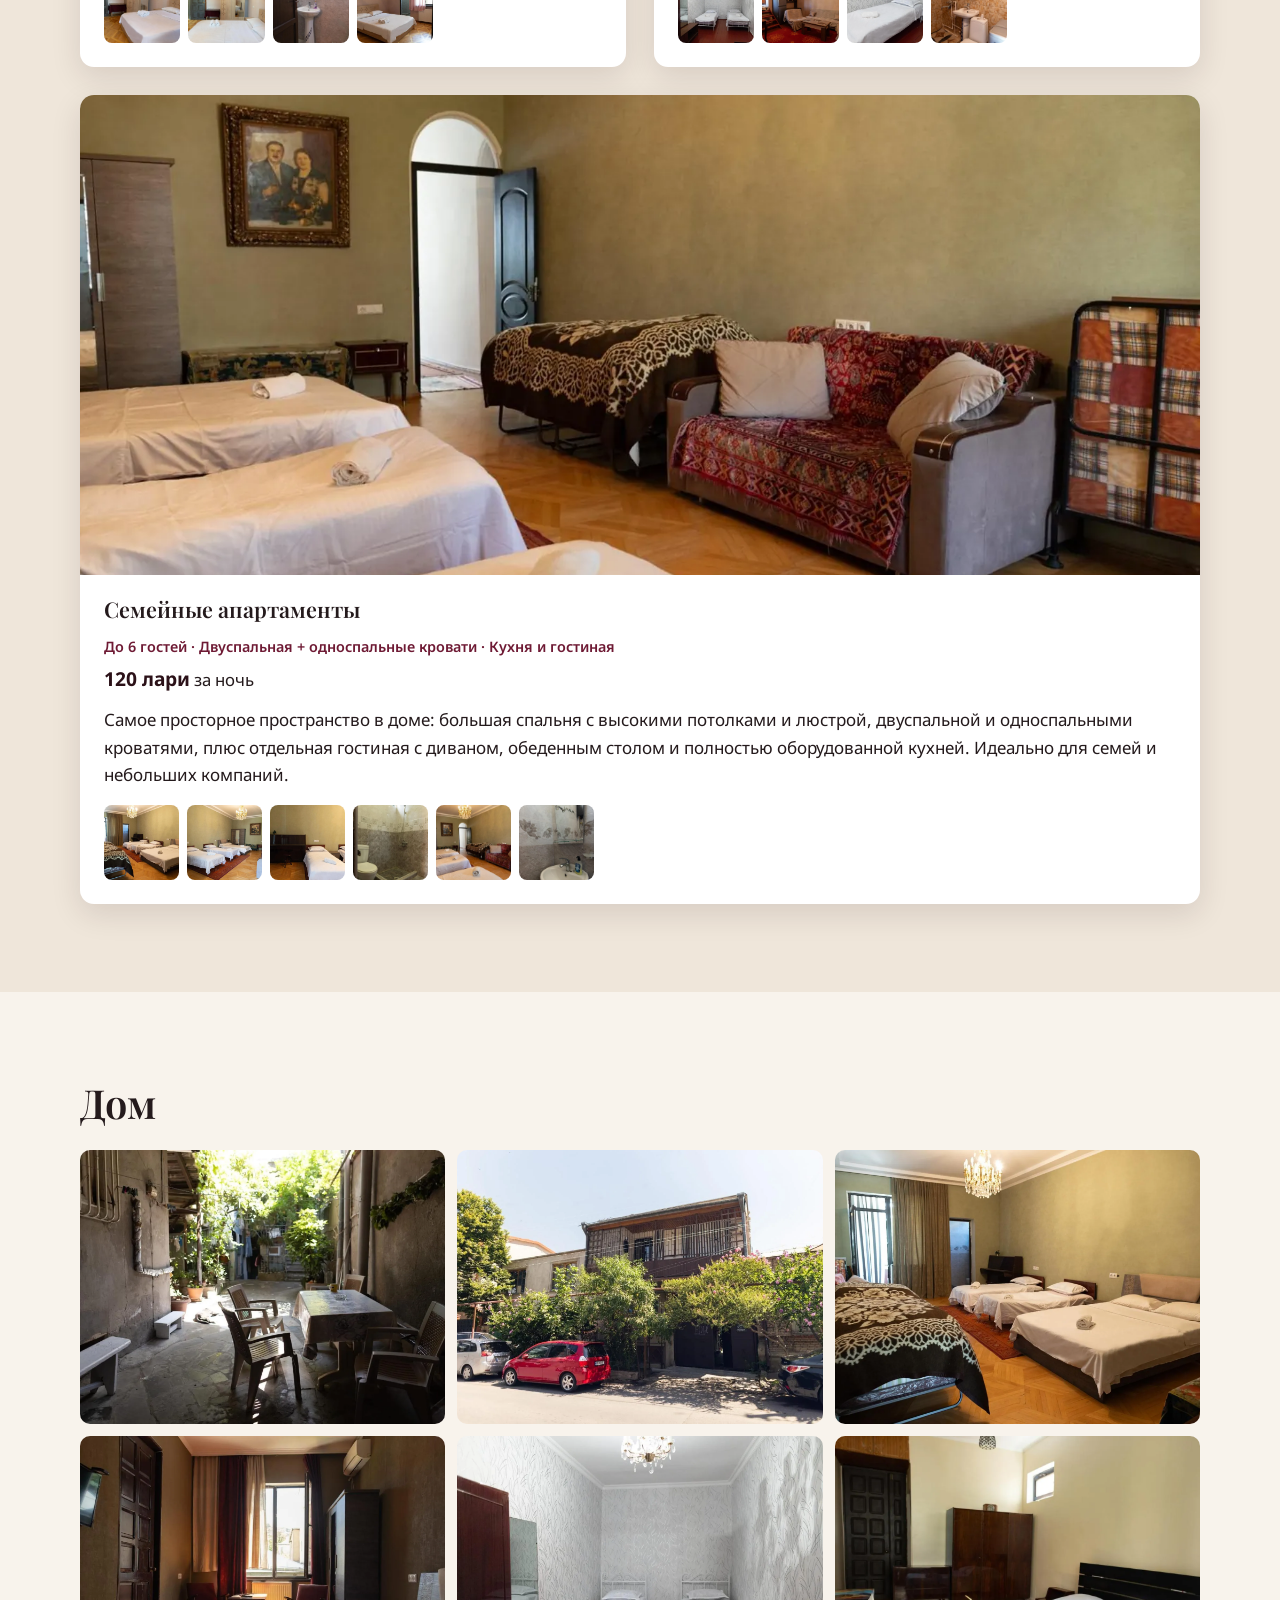
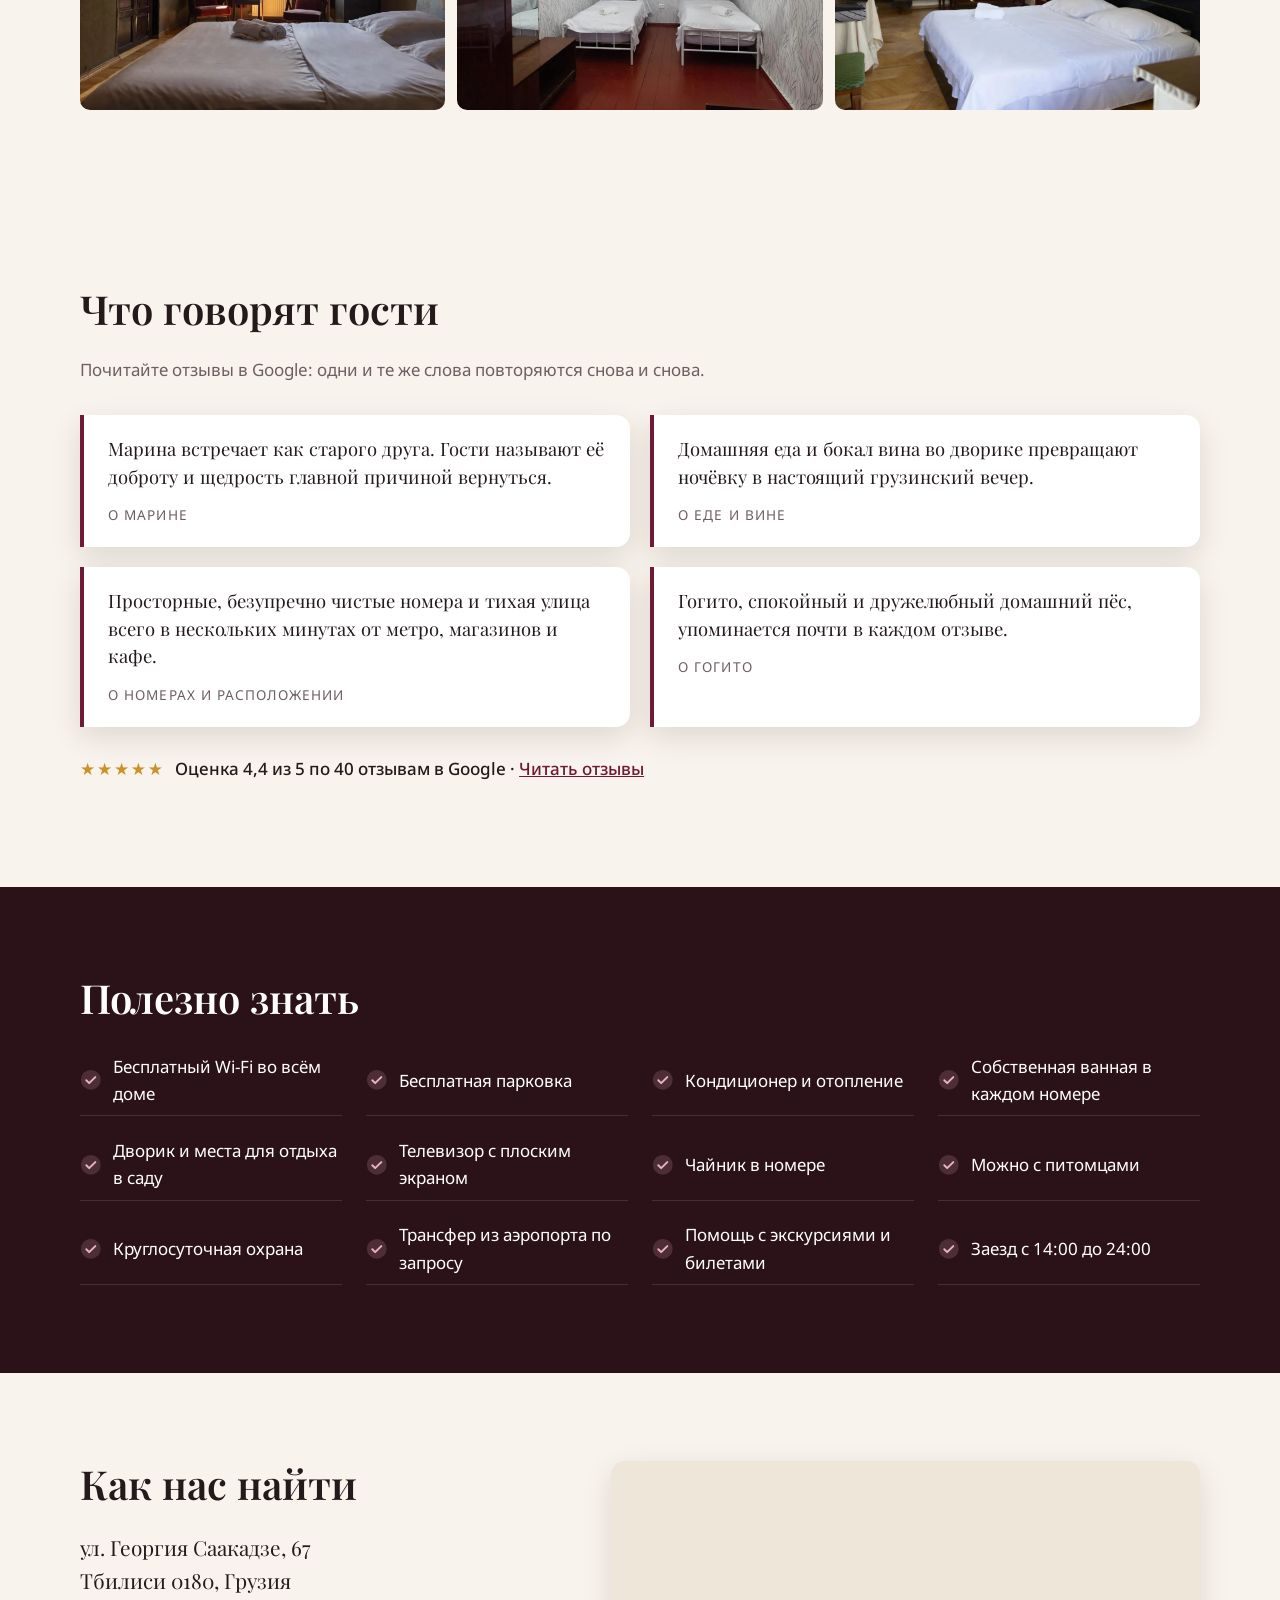
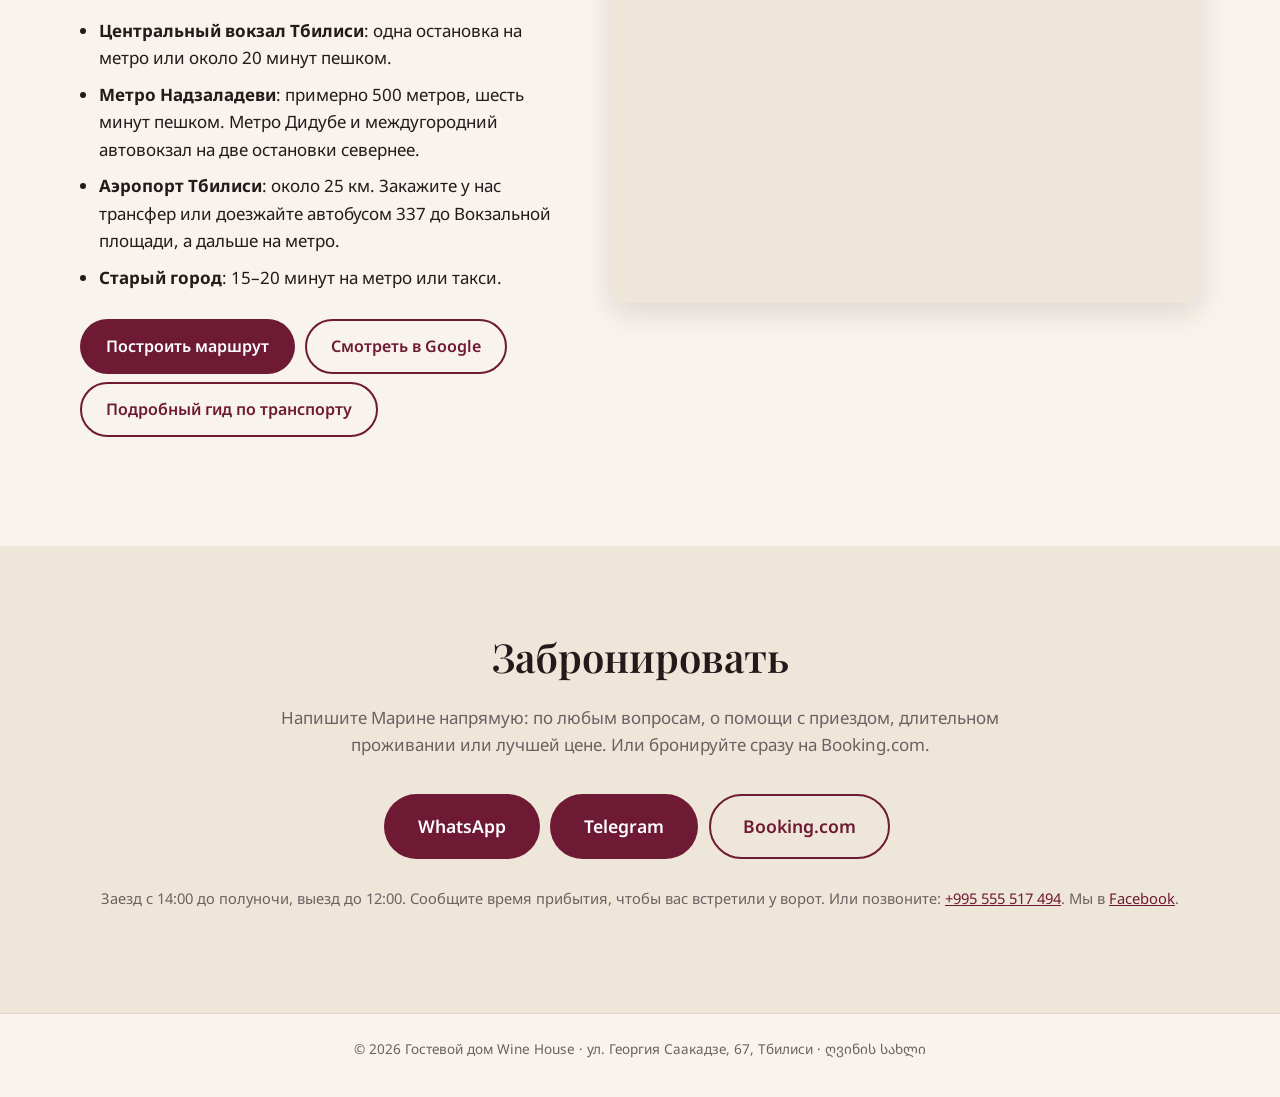
<file: ru/index.html>
<!DOCTYPE html>
<html lang="ru">
<head>
  <meta charset="utf-8">
  <meta name="viewport" content="width=device-width, initial-scale=1">
  <title>Wine House · Гостевой дом в Тбилиси, Грузия</title>
  <meta name="description" content="Wine House — семейный гостевой дом Марины в Тбилиси: тихий дом с двориком вдали от туристических улиц, 500 м от метро Надзаладеви. Приезжайте гостем, уезжайте членом семьи.">
  <link rel="canonical" href="https://www.wine-house.ge/ru/">
  <link rel="alternate" hreflang="en" href="https://www.wine-house.ge/">
  <link rel="alternate" hreflang="ru" href="https://www.wine-house.ge/ru/">
  <link rel="alternate" hreflang="x-default" href="https://www.wine-house.ge/">
  <meta property="og:type" content="website">
  <meta property="og:url" content="https://www.wine-house.ge/ru/">
  <meta property="og:title" content="Wine House · Гостевой дом в Тбилиси">
  <meta property="og:description" content="Семейный гостевой дом Марины в Тбилиси. Тихий дворик, уютные номера, настоящее грузинское гостеприимство, 500 м от метро.">
  <meta property="og:image" content="https://www.wine-house.ge/img/og.jpg">
  <meta name="theme-color" content="#2b1118">
  <link rel="preconnect" href="https://fonts.googleapis.com">
  <link rel="preconnect" href="https://fonts.gstatic.com" crossorigin>
  <link href="https://fonts.googleapis.com/css2?family=Playfair+Display:ital,wght@0,500;0,600;1,500&family=Noto+Sans:wght@400;500;600&family=Noto+Sans+Georgian:wght@400;500&display=swap" rel="stylesheet">
  <link rel="stylesheet" href="../style.css">
  <script type="application/ld+json">
  {
    "@context": "https://schema.org",
    "@type": "LodgingBusiness",
    "name": "Wine House",
    "url": "https://www.wine-house.ge/",
    "sameAs": ["https://www.facebook.com/TbilisiWineHouse", "https://www.booking.com/hotel/ge/royal-arch.html"],
    "image": "https://www.wine-house.ge/img/og.jpg",
    "address": {
      "@type": "PostalAddress",
      "streetAddress": "67 Giorgi Saakadze Street",
      "addressLocality": "Tbilisi",
      "postalCode": "0180",
      "addressCountry": "GE"
    },
    "geo": { "@type": "GeoCoordinates", "latitude": 41.736988, "longitude": 44.796784 },
    "telephone": "+995555517494",
    "priceRange": "70-120 GEL",
    "checkinTime": "14:00",
    "checkoutTime": "12:00",
    "petsAllowed": true,
    "amenityFeature": [
      { "@type": "LocationFeatureSpecification", "name": "Free Wi-Fi", "value": true },
      { "@type": "LocationFeatureSpecification", "name": "Free parking", "value": true },
      { "@type": "LocationFeatureSpecification", "name": "Air conditioning", "value": true },
      { "@type": "LocationFeatureSpecification", "name": "Garden", "value": true }
    ]
  }
  </script>
</head>
<body>

<header class="site-header">
  <a class="brand" href="#top">Wine House</a>
  <nav class="nav" aria-label="Main">
    <a href="#rooms">Номера</a>
    <a href="#gallery">Галерея</a>
    <a href="#guests">Отзывы</a>
    <a href="getting-here.html">Как добраться</a>
    <a href="#contact">Контакты</a>
    <span class="langs"><a class="lang" href="../index.html" lang="en" hreflang="en" title="English">EN</a><a class="lang on" href="index.html" lang="ru" hreflang="ru" title="Русский" aria-current="true">RU</a><a class="lang" href="../ka/index.html" lang="ka" hreflang="ka" title="ქართული">KA</a></span>
    <a class="nav-cta" href="https://www.booking.com/hotel/ge/royal-arch.html" target="_blank" rel="noopener">Бронировать</a>
  </nav>
</header>

<main id="top">

  <section class="hero">
    <img class="hero-img" src="../img/exterior.webp" alt="Гостевой дом Wine House с улицы: деревянный балкон и цветущие деревья" width="1536" height="1025" fetchpriority="high">
    <div class="hero-overlay">
      <p class="eyebrow">Гостевой дом · Тбилиси · <span class="ka">თბილისი</span></p>
      <h1>Wine House</h1>
      <p class="lead">Приезжайте гостем, уезжайте членом семьи. Тихий гостевой дом вдали от шумных туристических улиц Тбилиси, где вас встречает тёплое грузинское гостеприимство Марины.</p>
      <div class="hero-actions">
        <a class="btn btn-primary" href="https://www.booking.com/hotel/ge/royal-arch.html" target="_blank" rel="noopener">Проверить наличие мест</a>
        <a class="btn btn-ghost" href="https://wa.me/995555517494" target="_blank" rel="noopener">Написать в WhatsApp</a>
        <a class="btn btn-ghost" href="https://t.me/+995555517494" target="_blank" rel="noopener">Telegram</a>
      </div>
    </div>
  </section>

  <section class="intro container">
    <div class="intro-text">
      <h2>Всё начинается с Марины</h2>
      <p>В Wine House гости приезжают как путешественники, а уезжают как члены семьи. Этот гостеприимный дом — спокойное место для отдыха вдали от туристической суеты Тбилиси, а метро Надзаладеви примерно в 500 метрах за несколько минут довезёт вас до центра города.</p>
      <p>Главное, что делает Wine House особенным, — это Марина. Её доброта, щедрость и настоящее грузинское гостеприимство позволяют почувствовать себя как дома с первой минуты. Подсказать, куда сходить, помочь с транспортом или просто по-дружески встретить после долгого дня в городе — Марина всегда рада помочь.</p>
      <p>Удобные номера, уютный общий дворик, собственная парковка, магазины и рестораны рядом дополняют картину. А Гогито, домашний пёс, наверняка выйдет поздороваться.</p>
      <ul class="facts">
        <li><strong>5 номеров</strong> на 2–6 гостей</li>
        <li><strong>Бесплатный Wi-Fi</strong> и парковка</li>
        <li><strong>Заезд</strong> с 14:00 до 24:00, выезд до 12:00</li>
        <li>Говорим <strong>по-русски и по-английски</strong></li>
      </ul>
    </div>
    <div class="intro-img carousel">
      <div class="track">
        <figure class="slide">
          <img src="../img/courtyard.webp" alt="Тенистый дворик со столом и стульями под виноградной лозой" width="1536" height="1025" loading="lazy" data-full="../img/courtyard.webp">
          <figcaption>Дворик, где заканчивается почти каждый вечер.</figcaption>
        </figure>
        <figure class="slide">
          <img src="../img/dinner.webp" alt="Ужин на столе во дворике: хинкали, хачапури, помидоры, домашний сыр, дыня и кувшин домашнего вина" width="1370" height="1028" loading="lazy" data-full="../img/dinner.webp">
          <figcaption>Вечер за столом у Марины: хинкали, хачапури, домашний сыр и её домашнее вино.</figcaption>
        </figure>
      </div>
      <button class="car-btn prev" aria-label="Предыдущее фото">‹</button>
      <button class="car-btn next" aria-label="Следующее фото">›</button>
      <div class="dots"><button class="on" aria-label="Фото 1"></button><button aria-label="Фото 2"></button></div>
    </div>
  </section>

  <section id="rooms" class="rooms">
    <div class="container">
      <h2>Номера</h2>
      <p class="section-lead">В каждом номере — собственная ванная комната, свежее бельё и полотенца, отопление и кондиционер. Цены указаны за номер за ночь. Бронируйте на Booking.com или пишите нам напрямую за лучшей ценой.</p>

      <div class="room-grid">

        <article class="room">
          <a class="room-cover" href="../img/king-balcony-3.webp" data-full="../img/king-balcony-3.webp">
            <img src="../img/king-balcony-3.webp" alt="Номер с балконом: большая кровать, стол и открытая дверь на балкон" width="1280" height="853" loading="lazy">
          </a>
          <div class="room-body">
            <h3>Номер king-size с балконом</h3>
            <p class="room-meta">2 гостя · Кровать king-size · Собственный балкон</p>
            <p class="price"><strong>80 лари</strong> за ночь</p>
            <p>Светлый номер на верхнем этаже с большой кроватью, письменным столом, телевизором и собственным балконом с видом на улицу.</p>
            <div class="thumbs">
              <a href="../img/king-balcony-1.webp" data-full="../img/king-balcony-1.webp"><img src="../img/king-balcony-1.webp" alt="" loading="lazy"></a>
              <a href="../img/king-balcony-2.webp" data-full="../img/king-balcony-2.webp"><img src="../img/king-balcony-2.webp" alt="" loading="lazy"></a>
              <a href="../img/king-balcony-4.webp" data-full="../img/king-balcony-4.webp"><img src="../img/king-balcony-4.webp" alt="" loading="lazy"></a>
              <a href="../img/king-balcony-5.webp" data-full="../img/king-balcony-5.webp"><img src="../img/king-balcony-5.webp" alt="" loading="lazy"></a>
            </div>
          </div>
        </article>

        <article class="room">
          <a class="room-cover" href="../img/king-3.webp" data-full="../img/king-3.webp">
            <img src="../img/king-3.webp" alt="Номер king-size с оливковыми стенами, ковром и ванной комнатой" width="1536" height="1025" loading="lazy">
          </a>
          <div class="room-body">
            <h3>Номер king-size</h3>
            <p class="room-meta">2 гостя · Кровать king-size · Ванная в номере</p>
            <p class="price"><strong>80 лари</strong> за ночь</p>
            <p>Тёплый тихий номер с большой кроватью, уголком для отдыха у окна, телевизором и ванной комнатой с полотенцесушителем.</p>
            <div class="thumbs">
              <a href="../img/king-1.webp" data-full="../img/king-1.webp"><img src="../img/king-1.webp" alt="" loading="lazy"></a>
              <a href="../img/king-2.webp" data-full="../img/king-2.webp"><img src="../img/king-2.webp" alt="" loading="lazy"></a>
              <a href="../img/king-bath-1.webp" data-full="../img/king-bath-1.webp"><img src="../img/king-bath-1.webp" alt="" loading="lazy"></a>
              <a href="../img/king-bath-2.webp" data-full="../img/king-bath-2.webp"><img src="../img/king-bath-2.webp" alt="" loading="lazy"></a>
            </div>
          </div>
        </article>

        <article class="room">
          <a class="room-cover" href="../img/budget-double-3.webp" data-full="../img/budget-double-3.webp">
            <img src="../img/budget-double-3.webp" alt="Бюджетный двухместный номер с двуспальной кроватью и душевой" width="1600" height="1066" loading="lazy">
          </a>
          <div class="room-body">
            <h3>Бюджетный двухместный номер</h3>
            <p class="room-meta">2 гостя · Двуспальная кровать · Собственная ванная</p>
            <p class="price"><strong>70 лари</strong> за ночь</p>
            <p>Просто и удобно: двуспальная кровать, шкаф, паркетный пол и собственная душевая. Самый выгодный способ остановиться в Wine House.</p>
            <div class="thumbs">
              <a href="../img/budget-double-5.webp" data-full="../img/budget-double-5.webp"><img src="../img/budget-double-5.webp" alt="" loading="lazy"></a>
              <a href="../img/budget-double-2.webp" data-full="../img/budget-double-2.webp"><img src="../img/budget-double-2.webp" alt="" loading="lazy"></a>
              <a href="../img/budget-double-4.webp" data-full="../img/budget-double-4.webp"><img src="../img/budget-double-4.webp" alt="" loading="lazy"></a>
              <a href="../img/budget-double-1.webp" data-full="../img/budget-double-1.webp"><img src="../img/budget-double-1.webp" alt="" loading="lazy"></a>
            </div>
          </div>
        </article>

        <article class="room">
          <a class="room-cover" href="../img/quadruple-1.webp" data-full="../img/quadruple-1.webp">
            <img src="../img/quadruple-1.webp" alt="Улучшенный четырёхместный номер: спальня с двуспальной кроватью и ванной" width="1536" height="1025" loading="lazy">
          </a>
          <div class="room-body">
            <h3>Улучшенный четырёхместный номер</h3>
            <p class="room-meta">4 гостя · Двуспальная + 2 односпальные кровати · Две комнаты</p>
            <p class="price"><strong>120 лари</strong> за ночь</p>
            <p>Две смежные комнаты для семьи или друзей: спальня с двуспальной кроватью и собственной ванной и комната с двумя односпальными кроватями.</p>
            <div class="thumbs">
              <a href="../img/quadruple-6.webp" data-full="../img/quadruple-6.webp"><img src="../img/quadruple-6.webp" alt="" loading="lazy"></a>
              <a href="../img/quadruple-2.webp" data-full="../img/quadruple-2.webp"><img src="../img/quadruple-2.webp" alt="" loading="lazy"></a>
              <a href="../img/quadruple-4.webp" data-full="../img/quadruple-4.webp"><img src="../img/quadruple-4.webp" alt="" loading="lazy"></a>
              <a href="../img/quadruple-bath.webp" data-full="../img/quadruple-bath.webp"><img src="../img/quadruple-bath.webp" alt="" loading="lazy"></a>
            </div>
          </div>
        </article>

        <article class="room room-wide">
          <a class="room-cover" href="../img/family-2.webp" data-full="../img/family-2.webp">
            <img src="../img/family-2.webp" alt="Просторная семейная комната с люстрой, несколькими кроватями и диваном" width="1600" height="1066" loading="lazy">
          </a>
          <div class="room-body">
            <h3>Семейные апартаменты</h3>
            <p class="room-meta">До 6 гостей · Двуспальная + односпальные кровати · Кухня и гостиная</p>
            <p class="price"><strong>120 лари</strong> за ночь</p>
            <p>Самое просторное пространство в доме: большая спальня с высокими потолками и люстрой, двуспальной и односпальными кроватями, плюс отдельная гостиная с диваном, обеденным столом и полностью оборудованной кухней. Идеально для семей и небольших компаний.</p>
            <div class="thumbs">
              <a href="../img/family-3.webp" data-full="../img/family-3.webp"><img src="../img/family-3.webp" alt="" loading="lazy"></a>
              <a href="../img/family-6.webp" data-full="../img/family-6.webp"><img src="../img/family-6.webp" alt="" loading="lazy"></a>
              <a href="../img/family-7.webp" data-full="../img/family-7.webp"><img src="../img/family-7.webp" alt="" loading="lazy"></a>
              <a href="../img/family-1.webp" data-full="../img/family-1.webp"><img src="../img/family-1.webp" alt="" loading="lazy"></a>
              <a href="../img/family-4.webp" data-full="../img/family-4.webp"><img src="../img/family-4.webp" alt="" loading="lazy"></a>
              <a href="../img/family-5.webp" data-full="../img/family-5.webp"><img src="../img/family-5.webp" alt="" loading="lazy"></a>
            </div>
          </div>
        </article>

      </div>
    </div>
  </section>

  <section id="gallery" class="gallery container">
    <h2>Дом</h2>
    <div class="masonry">
      <a href="../img/courtyard.webp" data-full="../img/courtyard.webp"><img src="../img/courtyard.webp" alt="Дворик со столом под виноградной лозой" loading="lazy"></a>
      <a href="../img/exterior.webp" data-full="../img/exterior.webp"><img src="../img/exterior.webp" alt="Вид на дом с улицы" loading="lazy"></a>
      <a href="../img/family-3.webp" data-full="../img/family-3.webp"><img src="../img/family-3.webp" alt="Семейная комната с выходом на балкон" loading="lazy"></a>
      <a href="../img/king-3.webp" data-full="../img/king-3.webp"><img src="../img/king-3.webp" alt="Уголок у окна в номере king-size" loading="lazy"></a>
      <a href="../img/quadruple-6.webp" data-full="../img/quadruple-6.webp"><img src="../img/quadruple-6.webp" alt="Комната с двумя кроватями в четырёхместном номере" loading="lazy"></a>
      <a href="../img/king-balcony-1.webp" data-full="../img/king-balcony-1.webp"><img src="../img/king-balcony-1.webp" alt="Номер с балконом, сторона шкафа" loading="lazy"></a>
    </div>
  </section>

  <section id="guests" class="guests">
    <div class="container">
      <h2>Что говорят гости</h2>
      <p class="section-lead">Почитайте отзывы в Google: одни и те же слова повторяются снова и снова.</p>
      <div class="quote-grid">
        <blockquote>
          <p>Марина встречает как старого друга. Гости называют её доброту и щедрость главной причиной вернуться.</p>
          <cite>О Марине</cite>
        </blockquote>
        <blockquote>
          <p>Домашняя еда и бокал вина во дворике превращают ночёвку в настоящий грузинский вечер.</p>
          <cite>О еде и вине</cite>
        </blockquote>
        <blockquote>
          <p>Просторные, безупречно чистые номера и тихая улица всего в нескольких минутах от метро, магазинов и кафе.</p>
          <cite>О номерах и расположении</cite>
        </blockquote>
        <blockquote>
          <p>Гогито, спокойный и дружелюбный домашний пёс, упоминается почти в каждом отзыве.</p>
          <cite>О Гогито</cite>
        </blockquote>
      </div>
      <!-- RATING: update the numbers now and then from the Google listing -->
      <p class="rating"><span class="stars" aria-hidden="true">★★★★★</span> Оценка 4,4 из 5 по 40 отзывам в Google · <a href="https://share.google/OnaIryUc26GvY1bTb" target="_blank" rel="noopener">Читать отзывы</a></p>
    </div>
  </section>

  <section class="amenities">
    <div class="container">
      <h2>Полезно знать</h2>
      <svg width="0" height="0" style="position:absolute" aria-hidden="true"><symbol id="i-check" viewBox="0 0 24 24"><circle cx="12" cy="12" r="11" fill="currentColor" opacity=".18"/><path d="M7 12.5l3.2 3.2L17 9" fill="none" stroke="currentColor" stroke-width="2.2" stroke-linecap="round" stroke-linejoin="round"/></symbol></svg>
      <ul class="amenity-grid">
        <li><svg class="ico" aria-hidden="true"><use href="#i-check"/></svg>Бесплатный Wi-Fi во всём доме</li>
        <li><svg class="ico" aria-hidden="true"><use href="#i-check"/></svg>Бесплатная парковка</li>
        <li><svg class="ico" aria-hidden="true"><use href="#i-check"/></svg>Кондиционер и отопление</li>
        <li><svg class="ico" aria-hidden="true"><use href="#i-check"/></svg>Собственная ванная в каждом номере</li>
        <li><svg class="ico" aria-hidden="true"><use href="#i-check"/></svg>Дворик и места для отдыха в саду</li>
        <li><svg class="ico" aria-hidden="true"><use href="#i-check"/></svg>Телевизор с плоским экраном</li>
        <li><svg class="ico" aria-hidden="true"><use href="#i-check"/></svg>Чайник в номере</li>
        <li><svg class="ico" aria-hidden="true"><use href="#i-check"/></svg>Можно с питомцами</li>
        <li><svg class="ico" aria-hidden="true"><use href="#i-check"/></svg>Круглосуточная охрана</li>
        <li><svg class="ico" aria-hidden="true"><use href="#i-check"/></svg>Трансфер из аэропорта по запросу</li>
        <li><svg class="ico" aria-hidden="true"><use href="#i-check"/></svg>Помощь с экскурсиями и билетами</li>
        <li><svg class="ico" aria-hidden="true"><use href="#i-check"/></svg>Заезд с 14:00 до 24:00</li>
      </ul>
    </div>
  </section>

  <section id="location" class="location container">
    <div class="location-text">
      <h2>Как нас найти</h2>
      <p class="address">ул. Георгия Саакадзе, 67<br>Тбилиси 0180, Грузия</p>
      <ul class="directions">
        <li><strong>Центральный вокзал Тбилиси</strong>: одна остановка на метро или около 20 минут пешком.</li>
        <li><strong>Метро Надзаладеви</strong>: примерно 500 метров, шесть минут пешком. Метро Дидубе и междугородний автовокзал на две остановки севернее.</li>
        <li><strong>Аэропорт Тбилиси</strong>: около 25 км. Закажите у нас трансфер или доезжайте автобусом 337 до Вокзальной площади, а дальше на метро.</li>
        <li><strong>Старый город</strong>: 15–20 минут на метро или такси.</li>
      </ul>
      <p>
        <a class="btn btn-primary" href="https://www.google.com/maps/dir/?api=1&destination=41.736988,44.796784" target="_blank" rel="noopener">Построить маршрут</a>
        <a class="btn btn-ghost" href="https://share.google/OnaIryUc26GvY1bTb" target="_blank" rel="noopener">Смотреть в Google</a>
        <a class="btn btn-ghost" href="getting-here.html">Подробный гид по транспорту</a>
      </p>
    </div>
    <div class="map">
      <iframe title="Карта: Wine House, ул. Георгия Саакадзе, 67, Тбилиси" src="https://www.google.com/maps?q=41.736988,44.796784&z=16&output=embed" loading="lazy" allowfullscreen referrerpolicy="no-referrer-when-downgrade"></iframe>
    </div>
  </section>

  <section id="contact" class="contact">
    <div class="container">
      <h2>Забронировать</h2>
      <p class="section-lead">Напишите Марине напрямую: по любым вопросам, о помощи с приездом, длительном проживании или лучшей цене. Или бронируйте сразу на Booking.com.</p>
      <div class="contact-actions">
        <a class="btn btn-primary btn-lg" href="https://wa.me/995555517494" target="_blank" rel="noopener">WhatsApp</a>
        <a class="btn btn-primary btn-lg" href="https://t.me/+995555517494" target="_blank" rel="noopener">Telegram</a>
        <a class="btn btn-ghost btn-lg" href="https://www.booking.com/hotel/ge/royal-arch.html" target="_blank" rel="noopener">Booking.com</a>
      </div>
      <p class="small">Заезд с 14:00 до полуночи, выезд до 12:00. Сообщите время прибытия, чтобы вас встретили у ворот. Или позвоните: <a href="tel:+995555517494">+995 555 517 494</a>. Мы в <a href="https://www.facebook.com/TbilisiWineHouse" target="_blank" rel="noopener">Facebook</a>.</p>
    </div>
  </section>

</main>

<footer class="site-footer">
  <p>© <span id="y"></span> Гостевой дом Wine House · ул. Георгия Саакадзе, 67, Тбилиси · <span class="ka">ღვინის სახლი</span></p>
</footer>

<div class="lightbox" id="lightbox" hidden>
  <button class="lb-close" aria-label="Закрыть">×</button>
  <button class="lb-prev" aria-label="Назад">‹</button>
  <img id="lb-img" alt="">
  <button class="lb-next" aria-label="Вперёд">›</button>
</div>

<script>
document.getElementById('y').textContent = new Date().getFullYear();

(function () {
  var items = Array.prototype.slice.call(document.querySelectorAll('[data-full]'));
  var box = document.getElementById('lightbox');
  var img = document.getElementById('lb-img');
  var i = 0;
  function show(n) {
    i = (n + items.length) % items.length;
    img.src = items[i].getAttribute('data-full');
    var inner = items[i].querySelector('img');
    img.alt = inner ? inner.alt : (items[i].alt || '');
    box.hidden = false;
    document.body.style.overflow = 'hidden';
  }
  function hide() { box.hidden = true; img.src = ''; document.body.style.overflow = ''; }
  items.forEach(function (el, n) {
    el.addEventListener('click', function (e) { e.preventDefault(); show(n); });
  });
  box.querySelector('.lb-close').addEventListener('click', hide);
  box.querySelector('.lb-prev').addEventListener('click', function () { show(i - 1); });
  box.querySelector('.lb-next').addEventListener('click', function () { show(i + 1); });
  box.addEventListener('click', function (e) { if (e.target === box) hide(); });
  document.addEventListener('keydown', function (e) {
    if (box.hidden) return;
    if (e.key === 'Escape') hide();
    if (e.key === 'ArrowLeft') show(i - 1);
    if (e.key === 'ArrowRight') show(i + 1);
  });
})();
</script>
<script src="../carousel.js"></script>
</body>
</html>
</file>
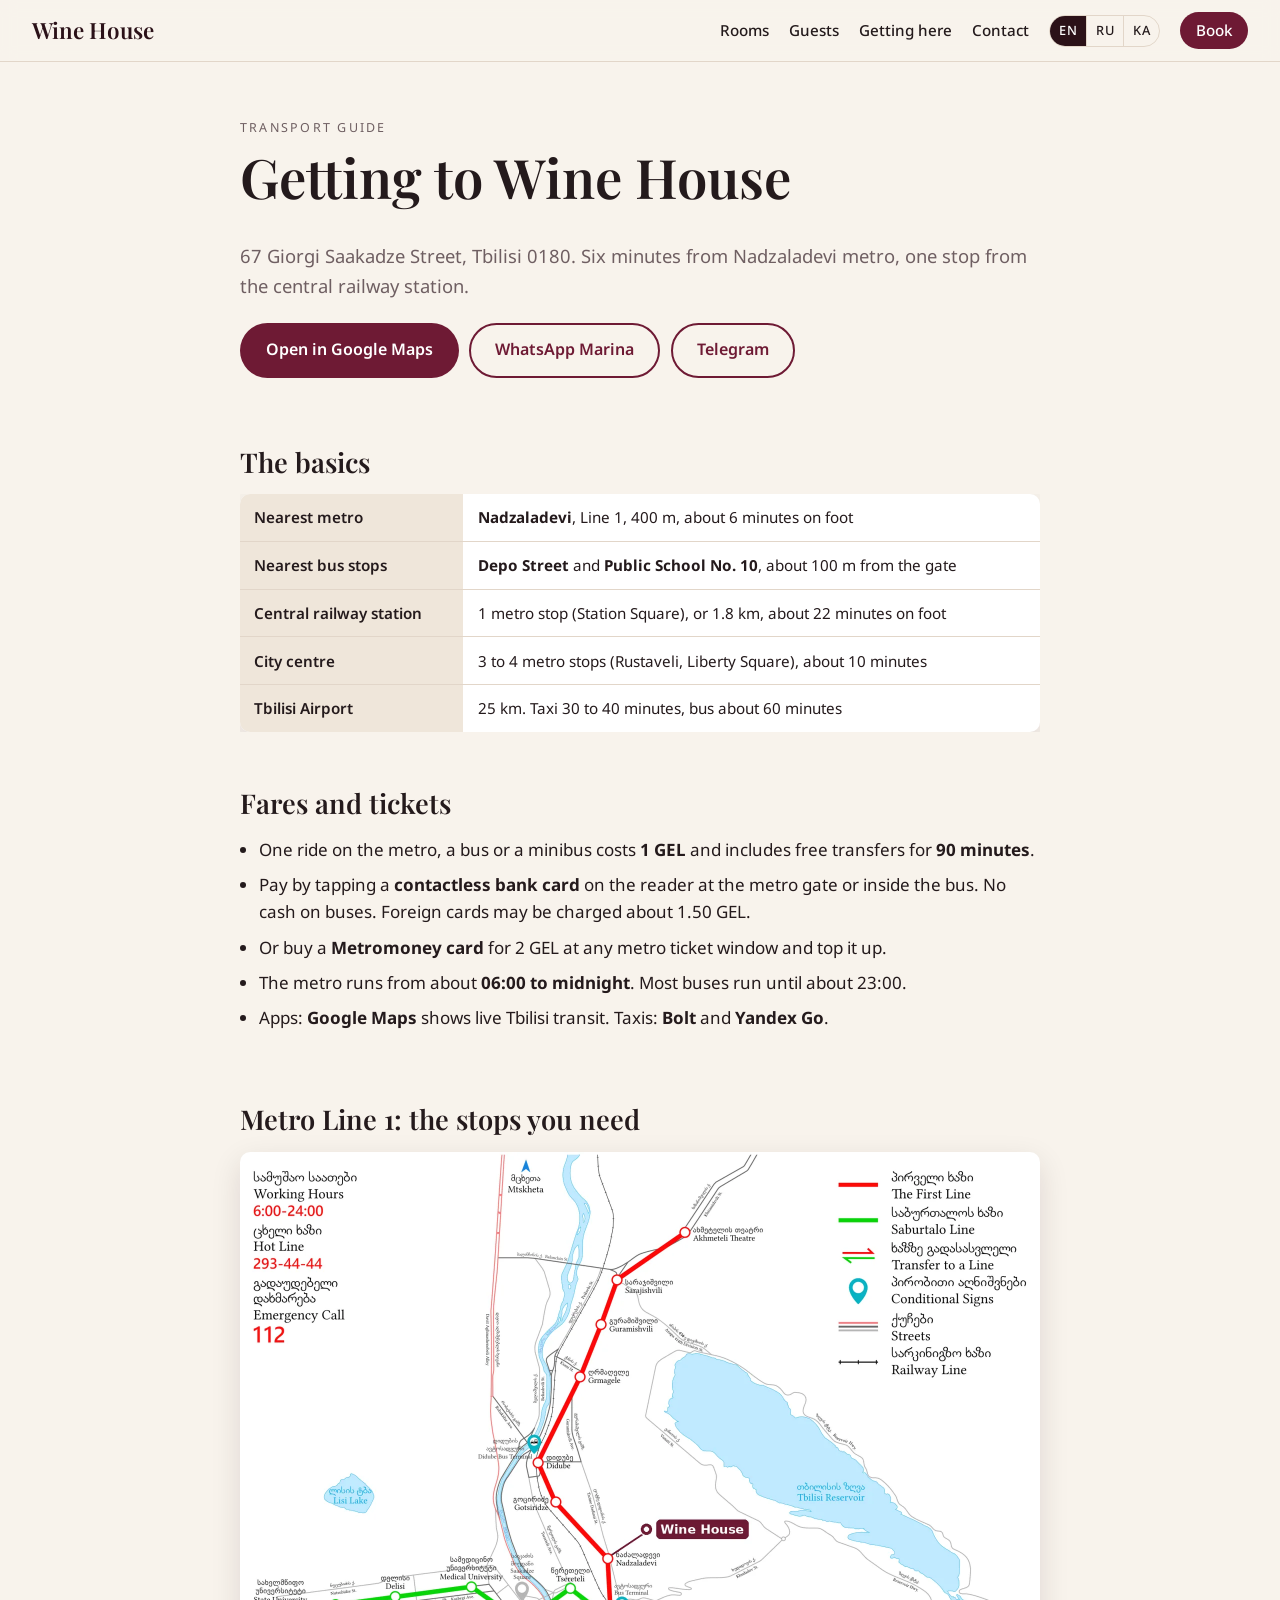
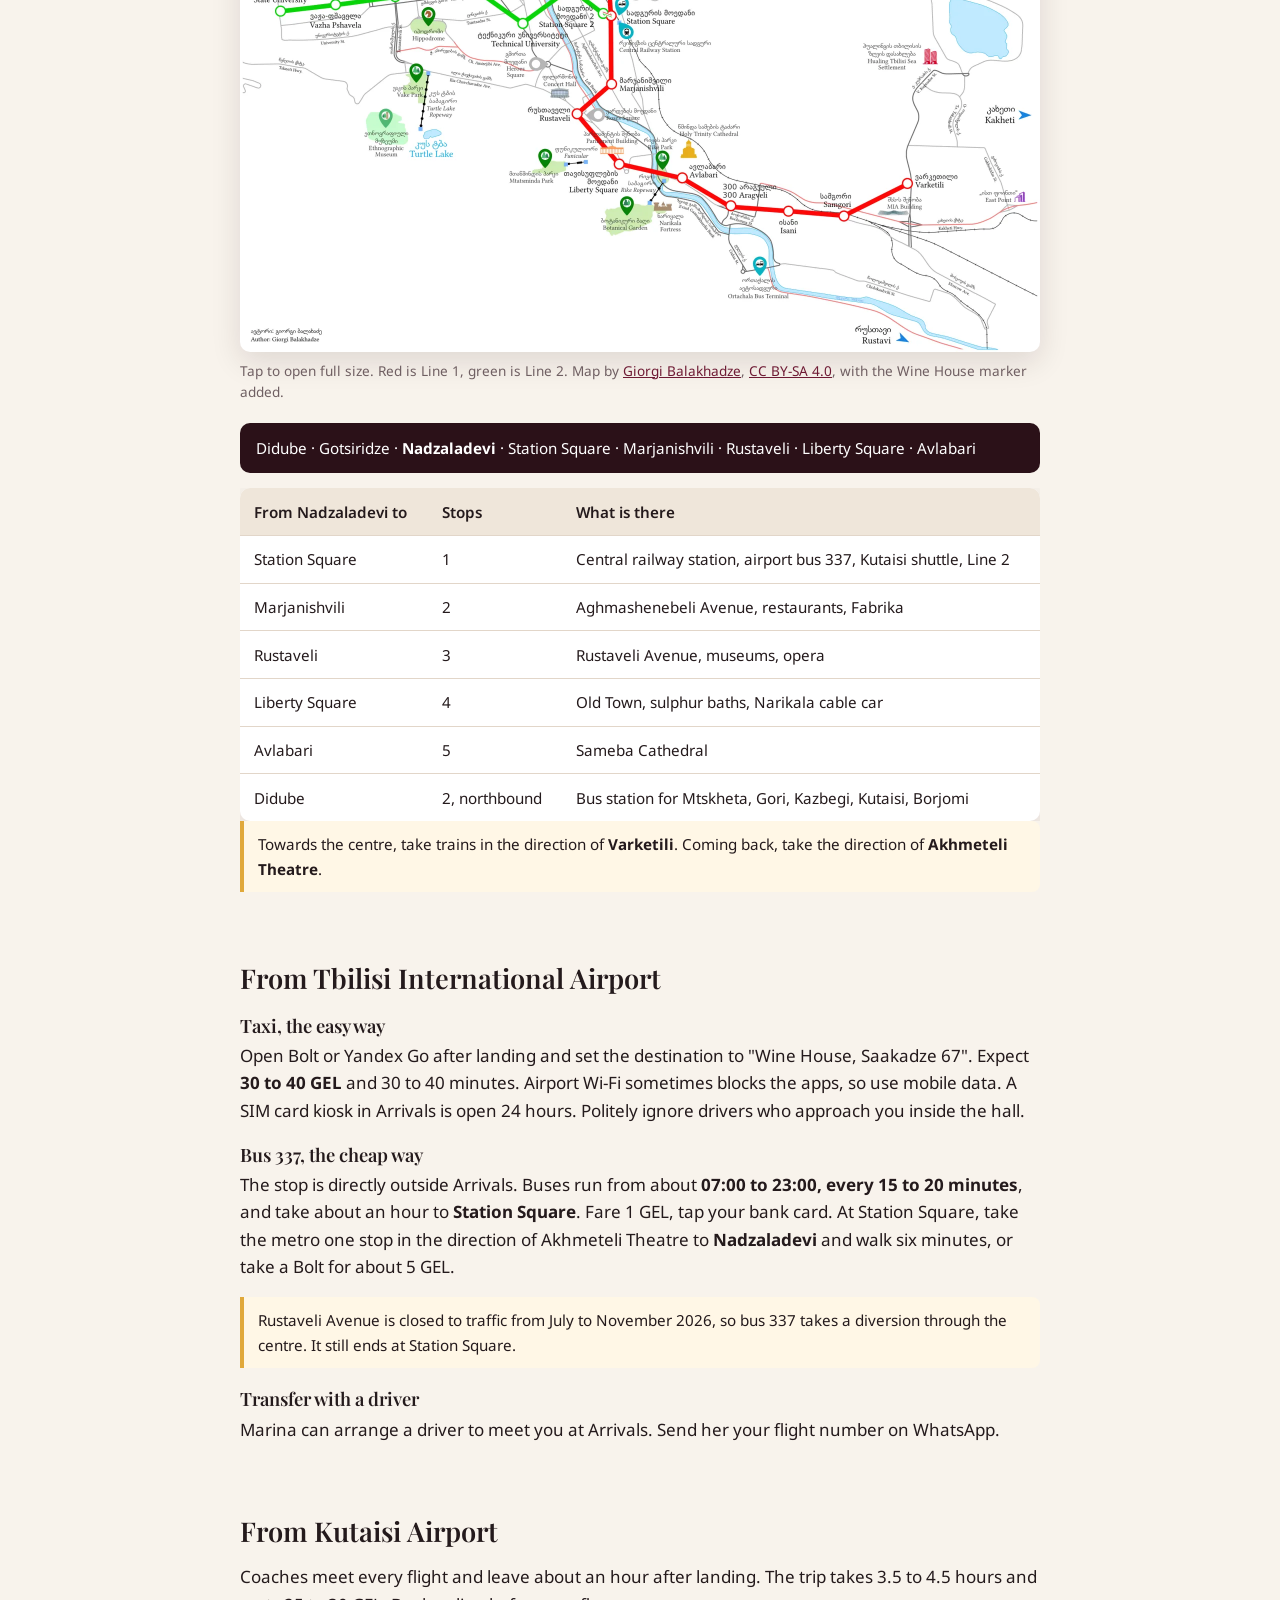
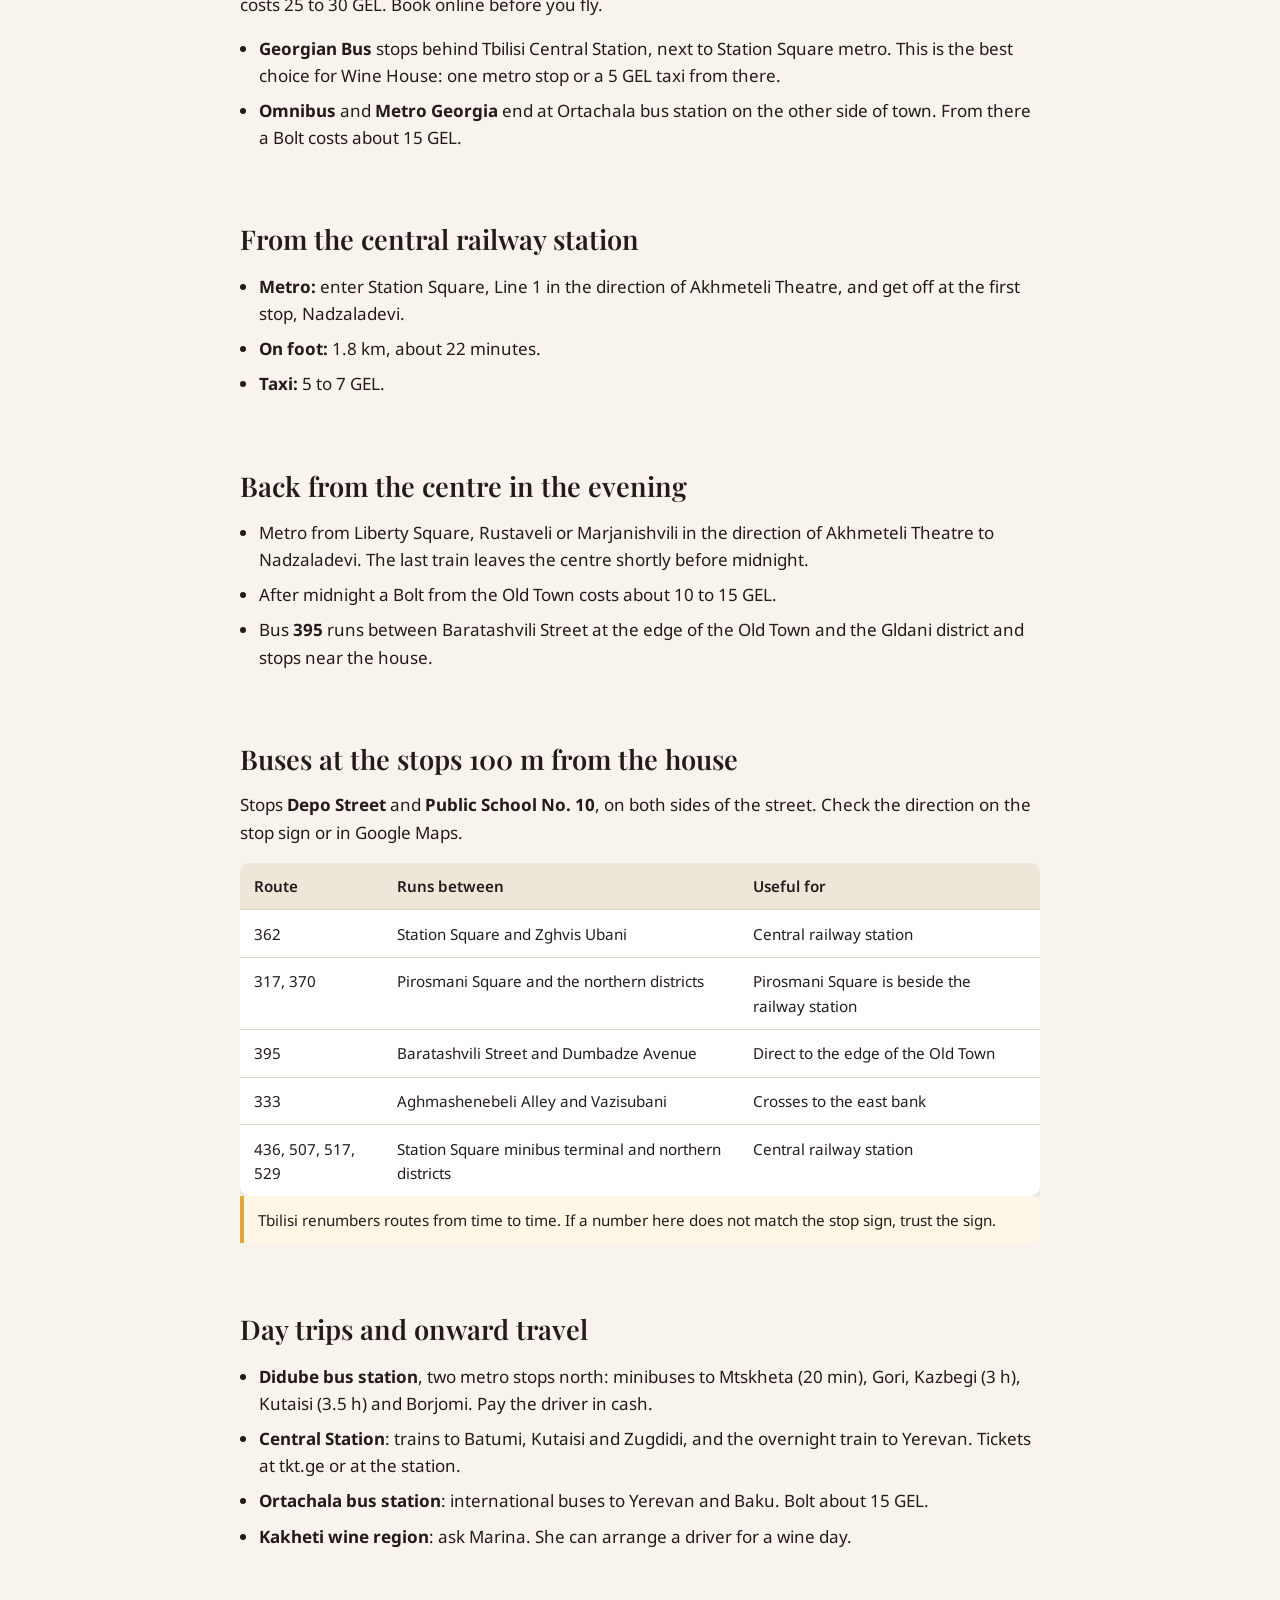
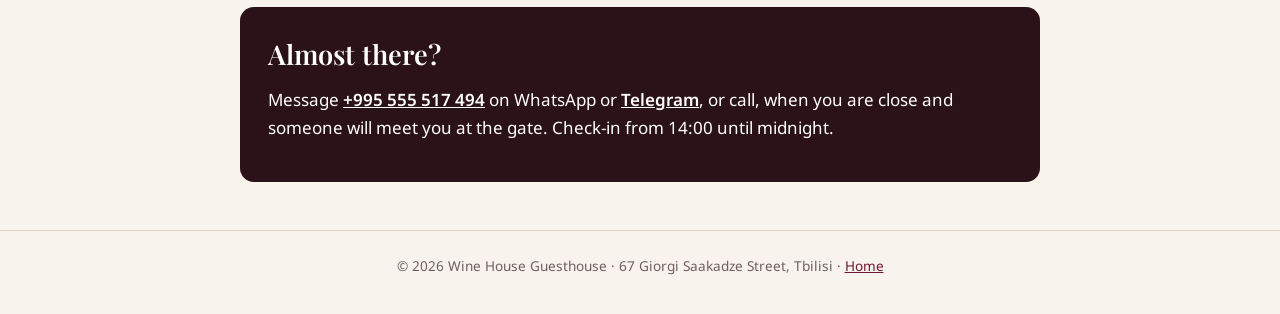
<file: getting-here.html>
<!DOCTYPE html>
<html lang="en">
<head>
  <meta charset="utf-8">
  <meta name="viewport" content="width=device-width, initial-scale=1">
  <title>Getting to Wine House · Tbilisi transport guide</title>
  <meta name="description" content="How to reach Wine House guesthouse in Tbilisi from the airport, Kutaisi airport, the railway station and the city centre: metro, bus 337, taxis, fares and day-trip stations.">
  <link rel="canonical" href="https://www.wine-house.ge/getting-here.html">
  <link rel="alternate" hreflang="en" href="https://www.wine-house.ge/getting-here.html">
  <link rel="alternate" hreflang="ru" href="https://www.wine-house.ge/ru/getting-here.html">
  <link rel="alternate" hreflang="x-default" href="https://www.wine-house.ge/getting-here.html">
  <meta property="og:type" content="article">
  <meta property="og:url" content="https://www.wine-house.ge/getting-here.html">
  <meta property="og:title" content="Getting to Wine House, Tbilisi">
  <meta property="og:description" content="Metro, bus 337, taxis and fares: the simple way from the airport, the station or the centre to Wine House.">
  <meta property="og:image" content="https://www.wine-house.ge/img/og.jpg">
  <meta name="theme-color" content="#2b1118">
  <link rel="preconnect" href="https://fonts.googleapis.com">
  <link rel="preconnect" href="https://fonts.gstatic.com" crossorigin>
  <link href="https://fonts.googleapis.com/css2?family=Playfair+Display:ital,wght@0,500;0,600;1,500&family=Noto+Sans:wght@400;500;600&family=Noto+Sans+Georgian:wght@400;500&display=swap" rel="stylesheet">
  <link rel="stylesheet" href="style.css">
</head>
<body>

<header class="site-header">
  <a class="brand" href="index.html">Wine House</a>
  <nav class="nav" aria-label="Main">
    <a href="index.html#rooms">Rooms</a>
    <a href="index.html#guests">Guests</a>
    <a href="getting-here.html" aria-current="page">Getting here</a>
    <a href="index.html#contact">Contact</a>
    <span class="langs"><a class="lang on" href="getting-here.html" lang="en" hreflang="en" title="English" aria-current="true">EN</a><a class="lang" href="ru/getting-here.html" lang="ru" hreflang="ru" title="Русский">RU</a><a class="lang" href="ka/getting-here.html" lang="ka" hreflang="ka" title="ქართული">KA</a></span>
    <a class="nav-cta" href="https://www.booking.com/hotel/ge/royal-arch.html" target="_blank" rel="noopener">Book</a>
  </nav>
</header>

<main class="article">
  <header class="article-head">
    <p class="eyebrow">Transport guide</p>
    <h1>Getting to Wine House</h1>
    <p class="lead">67 Giorgi Saakadze Street, Tbilisi 0180. Six minutes from Nadzaladevi metro, one stop from the central railway station.</p>
    <p>
      <a class="btn btn-primary" href="https://www.google.com/maps/dir/?api=1&destination=41.736988,44.796784" target="_blank" rel="noopener">Open in Google Maps</a>
      <a class="btn btn-ghost" href="https://wa.me/995555517494" target="_blank" rel="noopener">WhatsApp Marina</a>
        <a class="btn btn-ghost" href="https://t.me/+995555517494" target="_blank" rel="noopener">Telegram</a>
    </p>
  </header>

  <section>
    <h2>The basics</h2>
    <div class="tbl-wrap"><table class="tbl">
      <tr><th>Nearest metro</th><td><strong>Nadzaladevi</strong>, Line 1, 400 m, about 6 minutes on foot</td></tr>
      <tr><th>Nearest bus stops</th><td><strong>Depo Street</strong> and <strong>Public School No. 10</strong>, about 100 m from the gate</td></tr>
      <tr><th>Central railway station</th><td>1 metro stop (Station Square), or 1.8 km, about 22 minutes on foot</td></tr>
      <tr><th>City centre</th><td>3 to 4 metro stops (Rustaveli, Liberty Square), about 10 minutes</td></tr>
      <tr><th>Tbilisi Airport</th><td>25 km. Taxi 30 to 40 minutes, bus about 60 minutes</td></tr>
    </table></div>
  </section>

  <section>
    <h2>Fares and tickets</h2>
    <ul>
      <li>One ride on the metro, a bus or a minibus costs <strong>1 GEL</strong> and includes free transfers for <strong>90 minutes</strong>.</li>
      <li>Pay by tapping a <strong>contactless bank card</strong> on the reader at the metro gate or inside the bus. No cash on buses. Foreign cards may be charged about 1.50 GEL.</li>
      <li>Or buy a <strong>Metromoney card</strong> for 2 GEL at any metro ticket window and top it up.</li>
      <li>The metro runs from about <strong>06:00 to midnight</strong>. Most buses run until about 23:00.</li>
      <li>Apps: <strong>Google Maps</strong> shows live Tbilisi transit. Taxis: <strong>Bolt</strong> and <strong>Yandex Go</strong>.</li>
    </ul>
  </section>

  <section>
    <h2>Metro Line 1: the stops you need</h2>
    <figure class="map-fig">
      <a href="img/metro-map.webp" target="_blank" rel="noopener"><img src="img/metro-map.webp" alt="Map of the Tbilisi metro with Wine House marked next to Nadzaladevi station on the red Line 1" width="1600" height="1600" loading="lazy"></a>
      <figcaption>Tap to open full size. Red is Line 1, green is Line 2. Map by <a href="https://commons.wikimedia.org/wiki/File:Map_of_Tbilisi_Metro_-_%E1%83%97%E1%83%91%E1%83%98%E1%83%9A%E1%83%98%E1%83%A1%E1%83%98%E1%83%A1_%E1%83%9B%E1%83%94%E1%83%A2%E1%83%A0%E1%83%9D%E1%83%A1_%E1%83%A0%E1%83%A3%E1%83%99%E1%83%90.svg" target="_blank" rel="noopener">Giorgi Balakhadze</a>, <a href="https://creativecommons.org/licenses/by-sa/4.0/" target="_blank" rel="noopener">CC BY-SA 4.0</a>, with the Wine House marker added.</figcaption>
    </figure>
    <p class="line">Didube · Gotsiridze · <strong>Nadzaladevi</strong> · Station Square · Marjanishvili · Rustaveli · Liberty Square · Avlabari</p>
    <div class="tbl-wrap"><table class="tbl">
      <tr><th>From Nadzaladevi to</th><th>Stops</th><th>What is there</th></tr>
      <tr><td>Station Square</td><td>1</td><td>Central railway station, airport bus 337, Kutaisi shuttle, Line 2</td></tr>
      <tr><td>Marjanishvili</td><td>2</td><td>Aghmashenebeli Avenue, restaurants, Fabrika</td></tr>
      <tr><td>Rustaveli</td><td>3</td><td>Rustaveli Avenue, museums, opera</td></tr>
      <tr><td>Liberty Square</td><td>4</td><td>Old Town, sulphur baths, Narikala cable car</td></tr>
      <tr><td>Avlabari</td><td>5</td><td>Sameba Cathedral</td></tr>
      <tr><td>Didube</td><td>2, northbound</td><td>Bus station for Mtskheta, Gori, Kazbegi, Kutaisi, Borjomi</td></tr>
    </table></div>
    <p class="note">Towards the centre, take trains in the direction of <strong>Varketili</strong>. Coming back, take the direction of <strong>Akhmeteli Theatre</strong>.</p>
  </section>

  <section>
    <h2>From Tbilisi International Airport</h2>
    <h3>Taxi, the easy way</h3>
    <p>Open Bolt or Yandex Go after landing and set the destination to "Wine House, Saakadze 67". Expect <strong>30 to 40 GEL</strong> and 30 to 40 minutes. Airport Wi-Fi sometimes blocks the apps, so use mobile data. A SIM card kiosk in Arrivals is open 24 hours. Politely ignore drivers who approach you inside the hall.</p>
    <h3>Bus 337, the cheap way</h3>
    <p>The stop is directly outside Arrivals. Buses run from about <strong>07:00 to 23:00, every 15 to 20 minutes</strong>, and take about an hour to <strong>Station Square</strong>. Fare 1 GEL, tap your bank card. At Station Square, take the metro one stop in the direction of Akhmeteli Theatre to <strong>Nadzaladevi</strong> and walk six minutes, or take a Bolt for about 5 GEL.</p>
    <p class="note">Rustaveli Avenue is closed to traffic from July to November 2026, so bus 337 takes a diversion through the centre. It still ends at Station Square.</p>
    <h3>Transfer with a driver</h3>
    <p>Marina can arrange a driver to meet you at Arrivals. Send her your flight number on WhatsApp.</p>
  </section>

  <section>
    <h2>From Kutaisi Airport</h2>
    <p>Coaches meet every flight and leave about an hour after landing. The trip takes 3.5 to 4.5 hours and costs 25 to 30 GEL. Book online before you fly.</p>
    <ul>
      <li><strong>Georgian Bus</strong> stops behind Tbilisi Central Station, next to Station Square metro. This is the best choice for Wine House: one metro stop or a 5 GEL taxi from there.</li>
      <li><strong>Omnibus</strong> and <strong>Metro Georgia</strong> end at Ortachala bus station on the other side of town. From there a Bolt costs about 15 GEL.</li>
    </ul>
  </section>

  <section>
    <h2>From the central railway station</h2>
    <ul>
      <li><strong>Metro:</strong> enter Station Square, Line 1 in the direction of Akhmeteli Theatre, and get off at the first stop, Nadzaladevi.</li>
      <li><strong>On foot:</strong> 1.8 km, about 22 minutes.</li>
      <li><strong>Taxi:</strong> 5 to 7 GEL.</li>
    </ul>
  </section>

  <section>
    <h2>Back from the centre in the evening</h2>
    <ul>
      <li>Metro from Liberty Square, Rustaveli or Marjanishvili in the direction of Akhmeteli Theatre to Nadzaladevi. The last train leaves the centre shortly before midnight.</li>
      <li>After midnight a Bolt from the Old Town costs about 10 to 15 GEL.</li>
      <li>Bus <strong>395</strong> runs between Baratashvili Street at the edge of the Old Town and the Gldani district and stops near the house.</li>
    </ul>
  </section>

  <section>
    <h2>Buses at the stops 100 m from the house</h2>
    <p>Stops <strong>Depo Street</strong> and <strong>Public School No. 10</strong>, on both sides of the street. Check the direction on the stop sign or in Google Maps.</p>
    <div class="tbl-wrap"><table class="tbl">
      <tr><th>Route</th><th>Runs between</th><th>Useful for</th></tr>
      <tr><td>362</td><td>Station Square and Zghvis Ubani</td><td>Central railway station</td></tr>
      <tr><td>317, 370</td><td>Pirosmani Square and the northern districts</td><td>Pirosmani Square is beside the railway station</td></tr>
      <tr><td>395</td><td>Baratashvili Street and Dumbadze Avenue</td><td>Direct to the edge of the Old Town</td></tr>
      <tr><td>333</td><td>Aghmashenebeli Alley and Vazisubani</td><td>Crosses to the east bank</td></tr>
      <tr><td>436, 507, 517, 529</td><td>Station Square minibus terminal and northern districts</td><td>Central railway station</td></tr>
    </table></div>
    <p class="note">Tbilisi renumbers routes from time to time. If a number here does not match the stop sign, trust the sign.</p>
  </section>

  <section>
    <h2>Day trips and onward travel</h2>
    <ul>
      <li><strong>Didube bus station</strong>, two metro stops north: minibuses to Mtskheta (20 min), Gori, Kazbegi (3 h), Kutaisi (3.5 h) and Borjomi. Pay the driver in cash.</li>
      <li><strong>Central Station</strong>: trains to Batumi, Kutaisi and Zugdidi, and the overnight train to Yerevan. Tickets at tkt.ge or at the station.</li>
      <li><strong>Ortachala bus station</strong>: international buses to Yerevan and Baku. Bolt about 15 GEL.</li>
      <li><strong>Kakheti wine region</strong>: ask Marina. She can arrange a driver for a wine day.</li>
    </ul>
  </section>

  <section class="callout">
    <h2>Almost there?</h2>
    <p>Message <a href="https://wa.me/995555517494">+995 555 517 494</a> on WhatsApp or <a href="https://t.me/+995555517494">Telegram</a>, or call, when you are close and someone will meet you at the gate. Check-in from 14:00 until midnight.</p>
  </section>
</main>

<footer class="site-footer">
  <p>© <span id="y"></span> Wine House Guesthouse · 67 Giorgi Saakadze Street, Tbilisi · <a href="index.html">Home</a></p>
</footer>
<script>document.getElementById('y').textContent = new Date().getFullYear();</script>
</body>
</html>
</file>
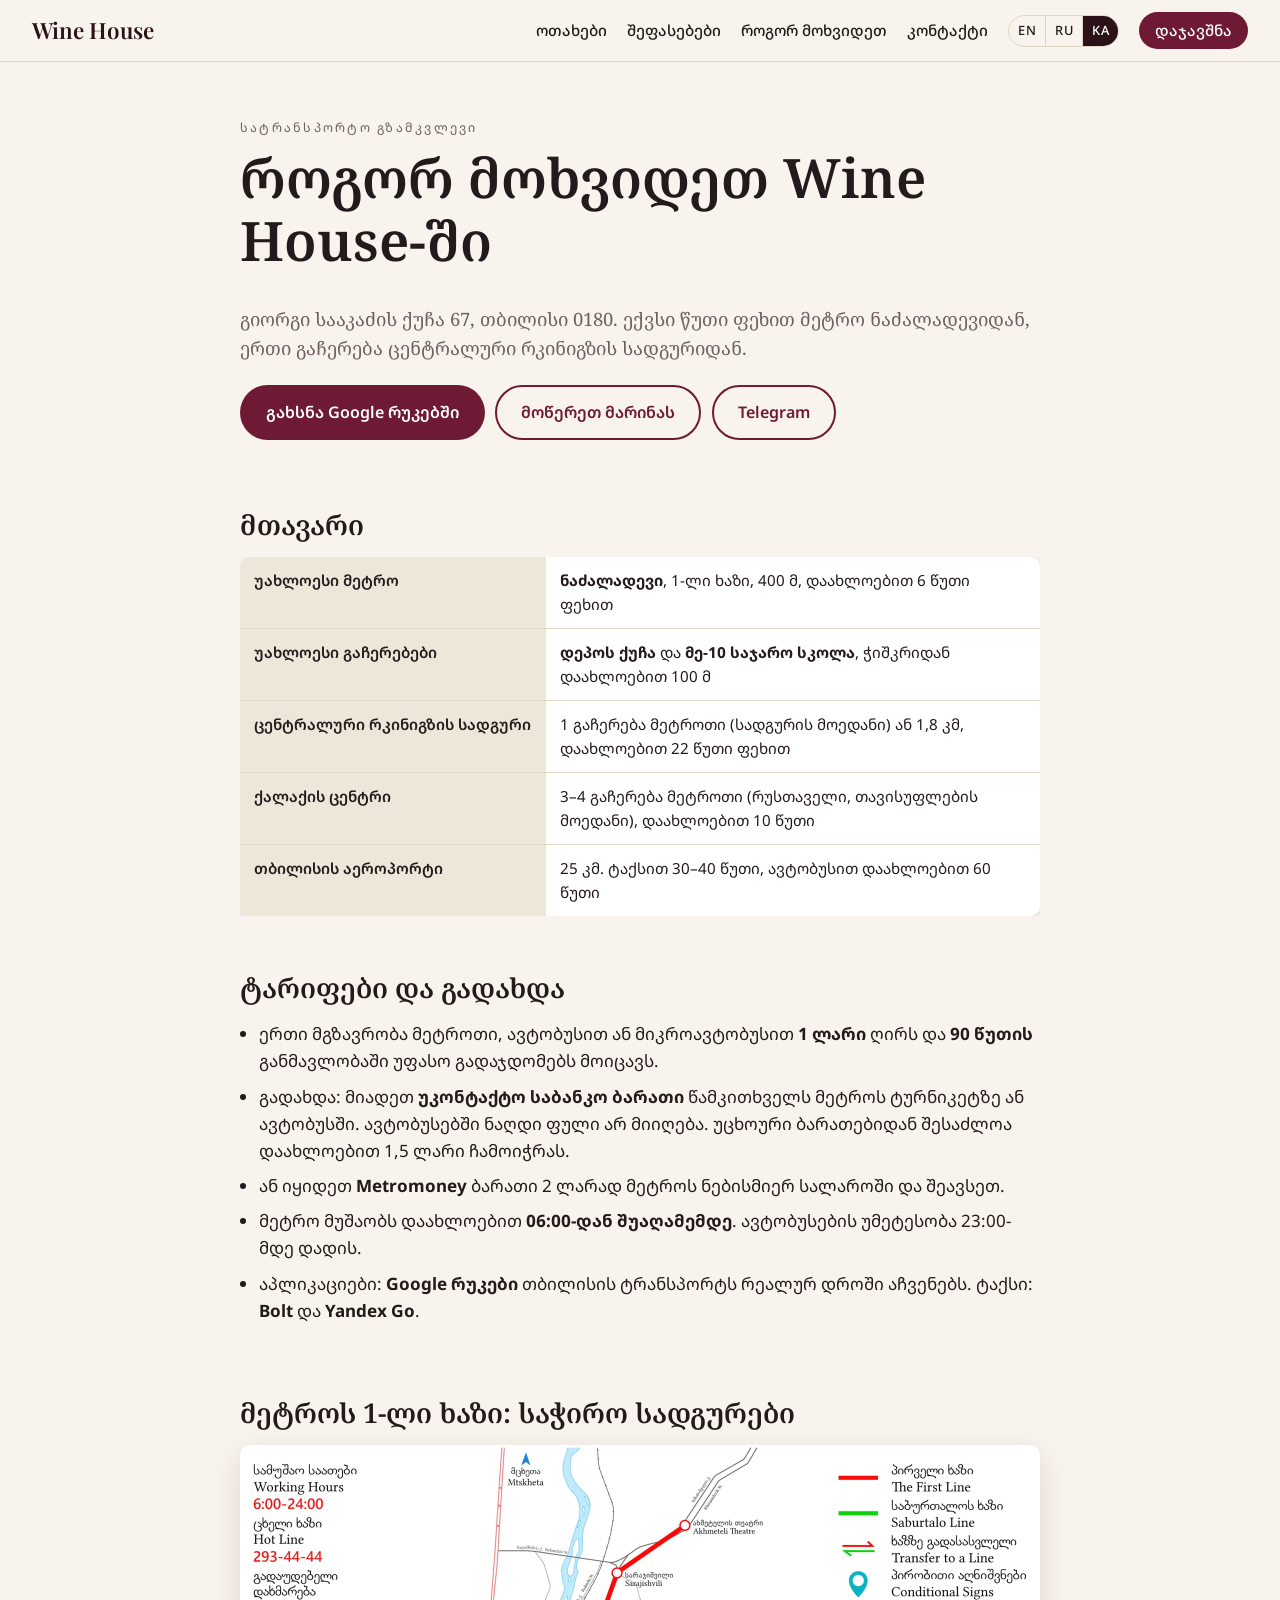
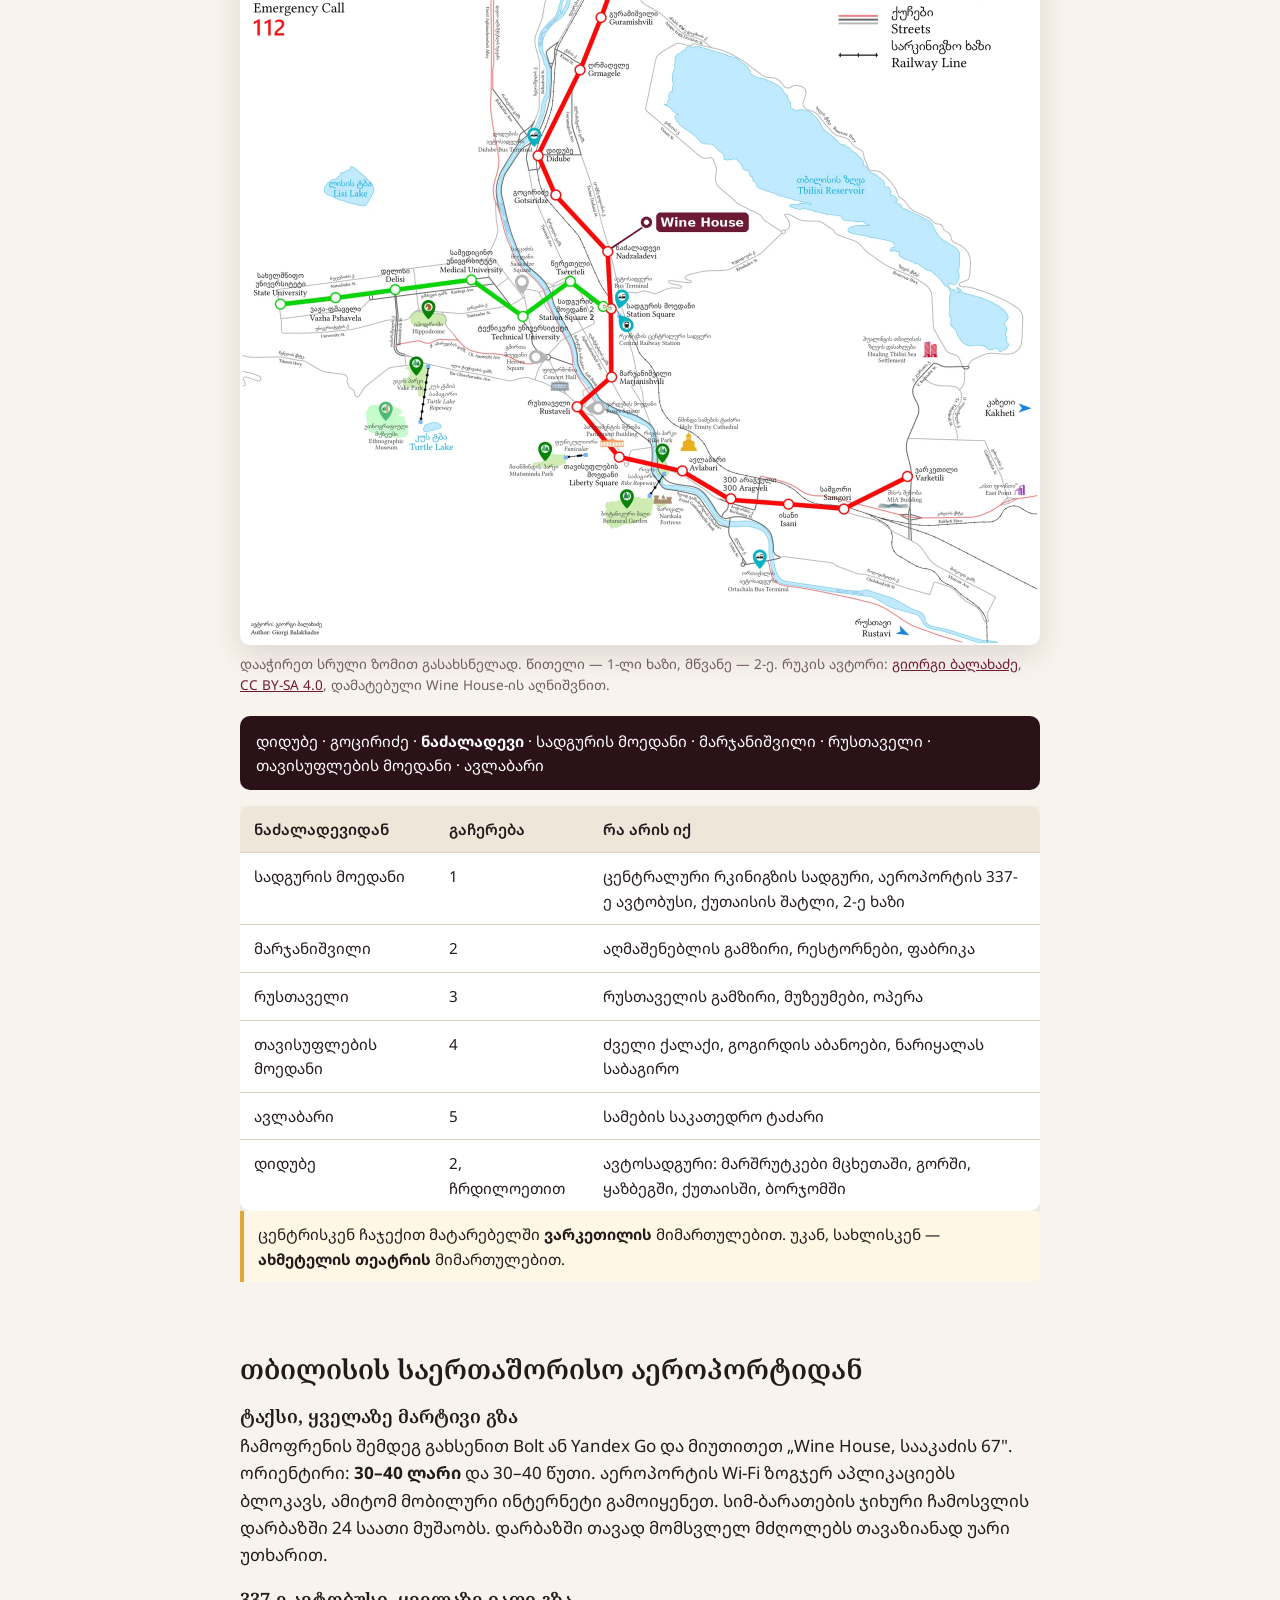
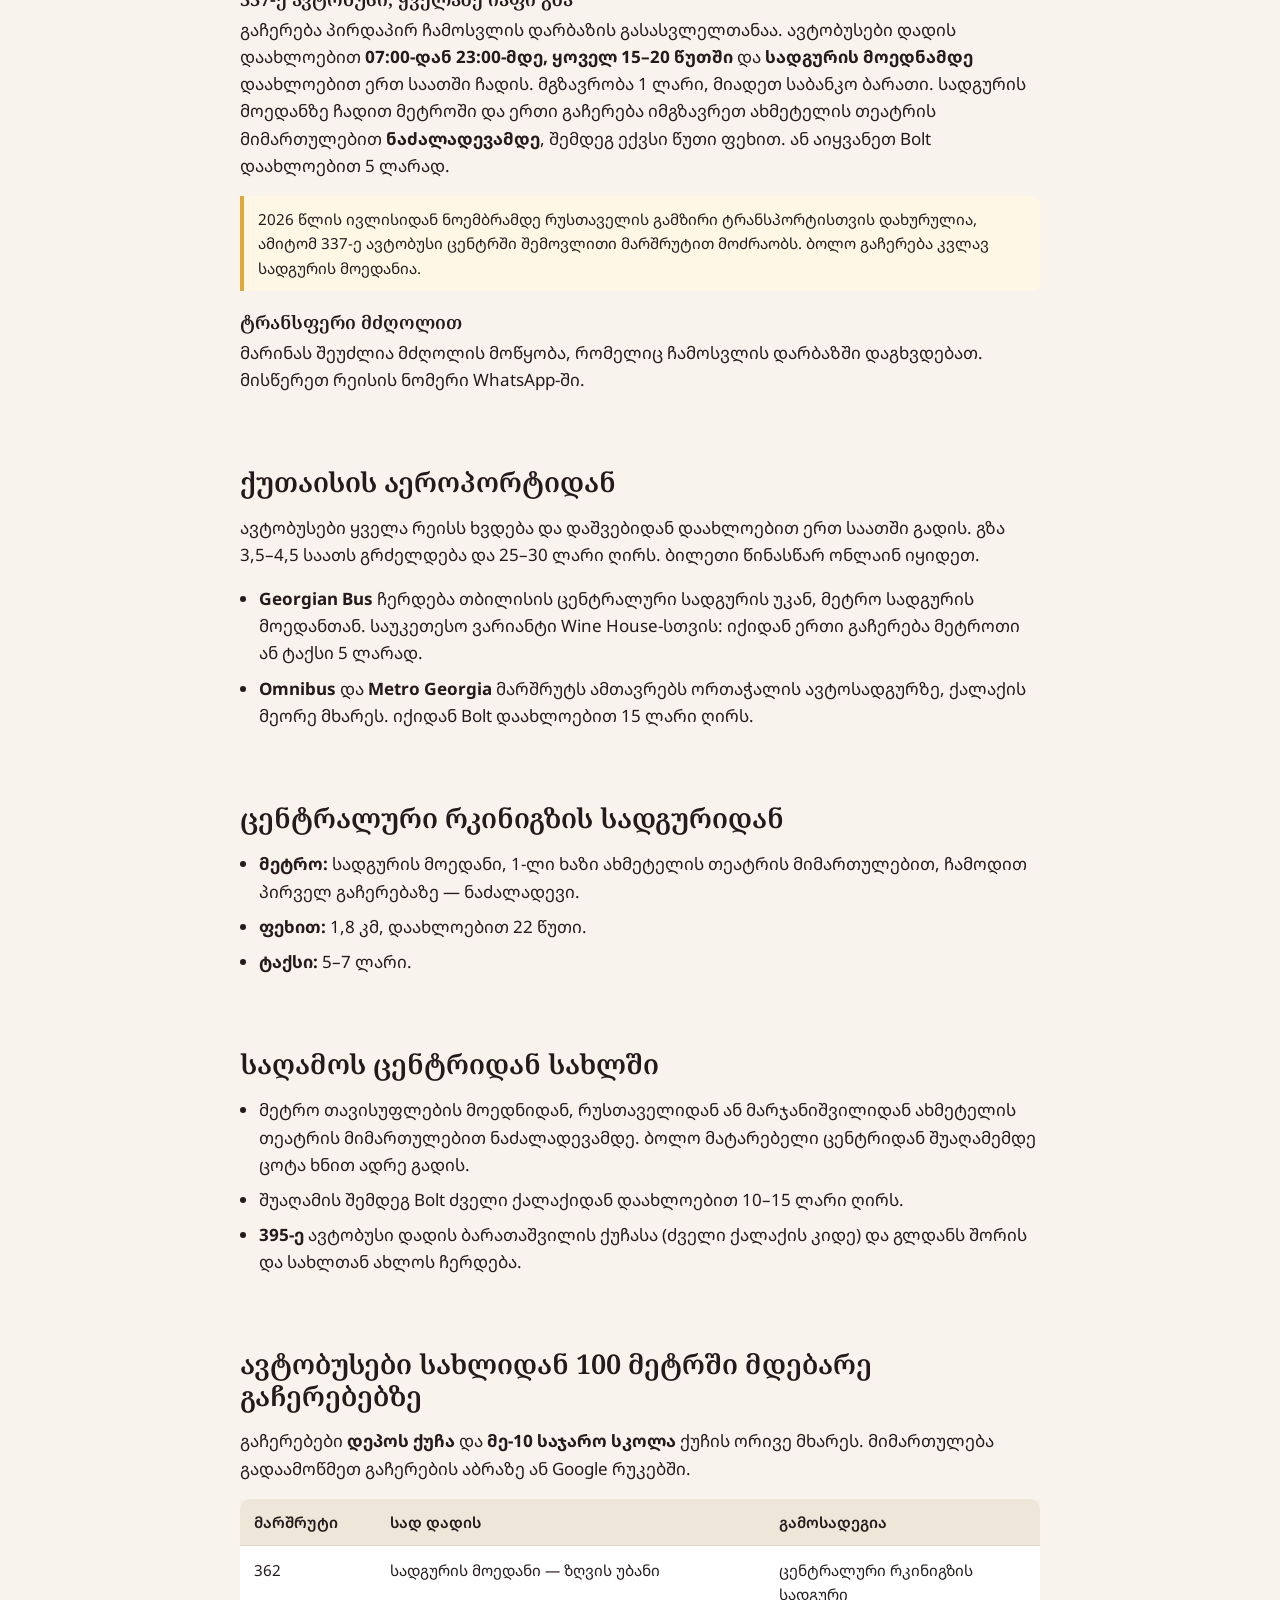
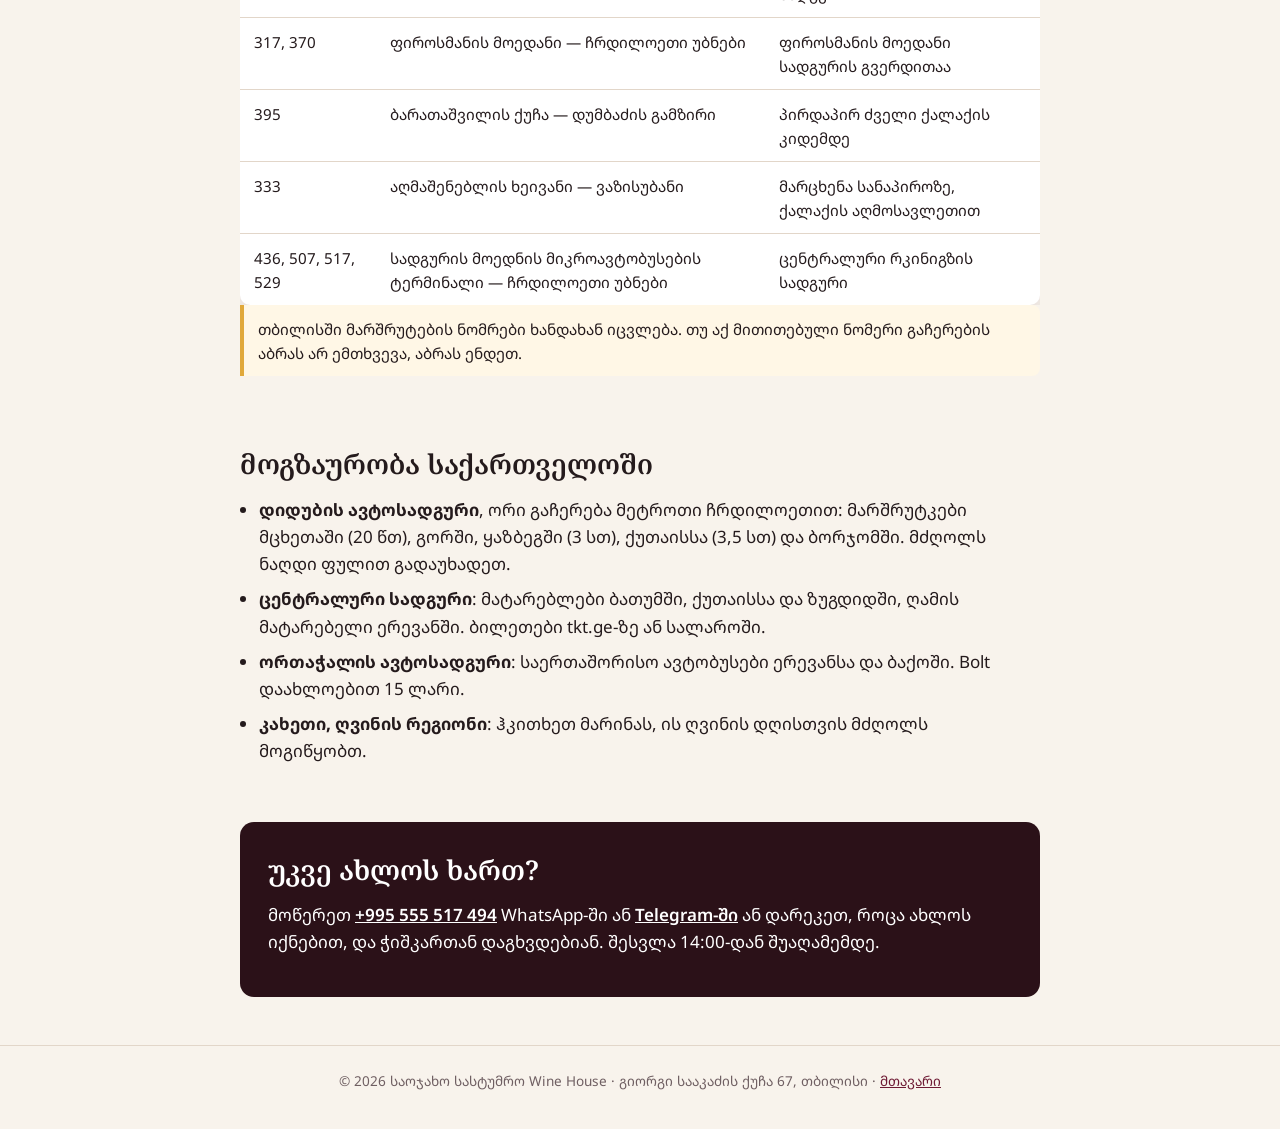
<file: ka/getting-here.html>
<!DOCTYPE html>
<html lang="ka">
<head>
  <meta charset="utf-8">
  <meta name="viewport" content="width=device-width, initial-scale=1">
  <title>როგორ მოხვიდეთ Wine House-ში · ტრანსპორტი თბილისში</title>
  <meta name="description" content="როგორ მოხვიდეთ საოჯახო სასტუმრო Wine House-ში თბილისში აეროპორტიდან, ქუთაისის აეროპორტიდან, რკინიგზის სადგურიდან და ცენტრიდან: მეტრო, 337-ე ავტობუსი, ტაქსი, ტარიფები და სადგურები საქართველოში სამოგზაუროდ.">
  <link rel="canonical" href="https://www.wine-house.ge/ka/getting-here.html">
  <link rel="alternate" hreflang="en" href="https://www.wine-house.ge/getting-here.html">
  <link rel="alternate" hreflang="ru" href="https://www.wine-house.ge/ru/getting-here.html">
  <link rel="alternate" hreflang="ka" href="https://www.wine-house.ge/ka/getting-here.html">
  <link rel="alternate" hreflang="x-default" href="https://www.wine-house.ge/getting-here.html">
  <meta property="og:type" content="article">
  <meta property="og:url" content="https://www.wine-house.ge/ka/getting-here.html">
  <meta property="og:title" content="როგორ მოხვიდეთ Wine House-ში, თბილისი">
  <meta property="og:description" content="მეტრო, 337-ე ავტობუსი, ტაქსი და ტარიფები: მარტივი გზა აეროპორტიდან, სადგურიდან ან ცენტრიდან Wine House-მდე.">
  <meta property="og:image" content="https://www.wine-house.ge/img/og.jpg">
  <meta name="theme-color" content="#2b1118">
  <link rel="preconnect" href="https://fonts.googleapis.com">
  <link rel="preconnect" href="https://fonts.gstatic.com" crossorigin>
  <link href="https://fonts.googleapis.com/css2?family=Playfair+Display:ital,wght@0,500;0,600;1,500&family=Noto+Sans:wght@400;500;600&family=Noto+Sans+Georgian:wght@400;500;600&family=Noto+Serif+Georgian:wght@500;600&display=swap" rel="stylesheet">
  <link rel="stylesheet" href="../style.css">
</head>
<body>

<header class="site-header">
  <a class="brand" href="index.html">Wine House</a>
  <nav class="nav" aria-label="მთავარი მენიუ">
    <a href="index.html#rooms">ოთახები</a>
    <a href="index.html#guests">შეფასებები</a>
    <a href="getting-here.html" aria-current="page">როგორ მოხვიდეთ</a>
    <a href="index.html#contact">კონტაქტი</a>
    <span class="langs"><a class="lang" href="../getting-here.html" lang="en" hreflang="en" title="English">EN</a><a class="lang" href="../ru/getting-here.html" lang="ru" hreflang="ru" title="Русский">RU</a><a class="lang on" href="getting-here.html" lang="ka" hreflang="ka" title="ქართული" aria-current="true">KA</a></span>
    <a class="nav-cta" href="https://www.booking.com/hotel/ge/royal-arch.html" target="_blank" rel="noopener">დაჯავშნა</a>
  </nav>
</header>

<main class="article">
  <header class="article-head">
    <p class="eyebrow">სატრანსპორტო გზამკვლევი</p>
    <h1>როგორ მოხვიდეთ Wine House-ში</h1>
    <p class="lead">გიორგი სააკაძის ქუჩა 67, თბილისი 0180. ექვსი წუთი ფეხით მეტრო ნაძალადევიდან, ერთი გაჩერება ცენტრალური რკინიგზის სადგურიდან.</p>
    <p>
      <a class="btn btn-primary" href="https://www.google.com/maps/dir/?api=1&destination=41.736988,44.796784" target="_blank" rel="noopener">გახსნა Google რუკებში</a>
      <a class="btn btn-ghost" href="https://wa.me/995555517494" target="_blank" rel="noopener">მოწერეთ მარინას</a>
        <a class="btn btn-ghost" href="https://t.me/+995555517494" target="_blank" rel="noopener">Telegram</a>
    </p>
  </header>

  <section>
    <h2>მთავარი</h2>
    <div class="tbl-wrap"><table class="tbl">
      <tr><th>უახლოესი მეტრო</th><td><strong>ნაძალადევი</strong>, 1-ლი ხაზი, 400 მ, დაახლოებით 6 წუთი ფეხით</td></tr>
      <tr><th>უახლოესი გაჩერებები</th><td><strong>დეპოს ქუჩა</strong> და <strong>მე-10 საჯარო სკოლა</strong>, ჭიშკრიდან დაახლოებით 100 მ</td></tr>
      <tr><th>ცენტრალური რკინიგზის სადგური</th><td>1 გაჩერება მეტროთი (სადგურის მოედანი) ან 1,8 კმ, დაახლოებით 22 წუთი ფეხით</td></tr>
      <tr><th>ქალაქის ცენტრი</th><td>3–4 გაჩერება მეტროთი (რუსთაველი, თავისუფლების მოედანი), დაახლოებით 10 წუთი</td></tr>
      <tr><th>თბილისის აეროპორტი</th><td>25 კმ. ტაქსით 30–40 წუთი, ავტობუსით დაახლოებით 60 წუთი</td></tr>
    </table></div>
  </section>

  <section>
    <h2>ტარიფები და გადახდა</h2>
    <ul>
      <li>ერთი მგზავრობა მეტროთი, ავტობუსით ან მიკროავტობუსით <strong>1 ლარი</strong> ღირს და <strong>90 წუთის</strong> განმავლობაში უფასო გადაჯდომებს მოიცავს.</li>
      <li>გადახდა: მიადეთ <strong>უკონტაქტო საბანკო ბარათი</strong> წამკითხველს მეტროს ტურნიკეტზე ან ავტობუსში. ავტობუსებში ნაღდი ფული არ მიიღება. უცხოური ბარათებიდან შესაძლოა დაახლოებით 1,5 ლარი ჩამოიჭრას.</li>
      <li>ან იყიდეთ <strong>Metromoney</strong> ბარათი 2 ლარად მეტროს ნებისმიერ სალაროში და შეავსეთ.</li>
      <li>მეტრო მუშაობს დაახლოებით <strong>06:00-დან შუაღამემდე</strong>. ავტობუსების უმეტესობა 23:00-მდე დადის.</li>
      <li>აპლიკაციები: <strong>Google რუკები</strong> თბილისის ტრანსპორტს რეალურ დროში აჩვენებს. ტაქსი: <strong>Bolt</strong> და <strong>Yandex Go</strong>.</li>
    </ul>
  </section>

  <section>
    <h2>მეტროს 1-ლი ხაზი: საჭირო სადგურები</h2>
    <figure class="map-fig">
      <a href="../img/metro-map.webp" target="_blank" rel="noopener"><img src="../img/metro-map.webp" alt="თბილისის მეტროს რუკა Wine House-ის აღნიშვნით სადგურ ნაძალადევთან წითელ 1-ლ ხაზზე" width="1600" height="1600" loading="lazy"></a>
      <figcaption>დააჭირეთ სრული ზომით გასახსნელად. წითელი — 1-ლი ხაზი, მწვანე — 2-ე. რუკის ავტორი: <a href="https://commons.wikimedia.org/wiki/File:Map_of_Tbilisi_Metro_-_%E1%83%97%E1%83%91%E1%83%98%E1%83%9A%E1%83%98%E1%83%A1%E1%83%98%E1%83%A1_%E1%83%9B%E1%83%94%E1%83%A2%E1%83%A0%E1%83%9D%E1%83%A1_%E1%83%A0%E1%83%A3%E1%83%99%E1%83%90.svg" target="_blank" rel="noopener">გიორგი ბალახაძე</a>, <a href="https://creativecommons.org/licenses/by-sa/4.0/" target="_blank" rel="noopener">CC BY-SA 4.0</a>, დამატებული Wine House-ის აღნიშვნით.</figcaption>
    </figure>
    <p class="line">დიდუბე · გოცირიძე · <strong>ნაძალადევი</strong> · სადგურის მოედანი · მარჯანიშვილი · რუსთაველი · თავისუფლების მოედანი · ავლაბარი</p>
    <div class="tbl-wrap"><table class="tbl">
      <tr><th>ნაძალადევიდან</th><th>გაჩერება</th><th>რა არის იქ</th></tr>
      <tr><td>სადგურის მოედანი</td><td>1</td><td>ცენტრალური რკინიგზის სადგური, აეროპორტის 337-ე ავტობუსი, ქუთაისის შატლი, 2-ე ხაზი</td></tr>
      <tr><td>მარჯანიშვილი</td><td>2</td><td>აღმაშენებლის გამზირი, რესტორნები, ფაბრიკა</td></tr>
      <tr><td>რუსთაველი</td><td>3</td><td>რუსთაველის გამზირი, მუზეუმები, ოპერა</td></tr>
      <tr><td>თავისუფლების მოედანი</td><td>4</td><td>ძველი ქალაქი, გოგირდის აბანოები, ნარიყალას საბაგირო</td></tr>
      <tr><td>ავლაბარი</td><td>5</td><td>სამების საკათედრო ტაძარი</td></tr>
      <tr><td>დიდუბე</td><td>2, ჩრდილოეთით</td><td>ავტოსადგური: მარშრუტკები მცხეთაში, გორში, ყაზბეგში, ქუთაისში, ბორჯომში</td></tr>
    </table></div>
    <p class="note">ცენტრისკენ ჩაჯექით მატარებელში <strong>ვარკეთილის</strong> მიმართულებით. უკან, სახლისკენ — <strong>ახმეტელის თეატრის</strong> მიმართულებით.</p>
  </section>

  <section>
    <h2>თბილისის საერთაშორისო აეროპორტიდან</h2>
    <h3>ტაქსი, ყველაზე მარტივი გზა</h3>
    <p>ჩამოფრენის შემდეგ გახსენით Bolt ან Yandex Go და მიუთითეთ „Wine House, სააკაძის 67". ორიენტირი: <strong>30–40 ლარი</strong> და 30–40 წუთი. აეროპორტის Wi-Fi ზოგჯერ აპლიკაციებს ბლოკავს, ამიტომ მობილური ინტერნეტი გამოიყენეთ. სიმ-ბარათების ჯიხური ჩამოსვლის დარბაზში 24 საათი მუშაობს. დარბაზში თავად მომსვლელ მძღოლებს თავაზიანად უარი უთხარით.</p>
    <h3>337-ე ავტობუსი, ყველაზე იაფი გზა</h3>
    <p>გაჩერება პირდაპირ ჩამოსვლის დარბაზის გასასვლელთანაა. ავტობუსები დადის დაახლოებით <strong>07:00-დან 23:00-მდე, ყოველ 15–20 წუთში</strong> და <strong>სადგურის მოედნამდე</strong> დაახლოებით ერთ საათში ჩადის. მგზავრობა 1 ლარი, მიადეთ საბანკო ბარათი. სადგურის მოედანზე ჩადით მეტროში და ერთი გაჩერება იმგზავრეთ ახმეტელის თეატრის მიმართულებით <strong>ნაძალადევამდე</strong>, შემდეგ ექვსი წუთი ფეხით. ან აიყვანეთ Bolt დაახლოებით 5 ლარად.</p>
    <p class="note">2026 წლის ივლისიდან ნოემბრამდე რუსთაველის გამზირი ტრანსპორტისთვის დახურულია, ამიტომ 337-ე ავტობუსი ცენტრში შემოვლითი მარშრუტით მოძრაობს. ბოლო გაჩერება კვლავ სადგურის მოედანია.</p>
    <h3>ტრანსფერი მძღოლით</h3>
    <p>მარინას შეუძლია მძღოლის მოწყობა, რომელიც ჩამოსვლის დარბაზში დაგხვდებათ. მისწერეთ რეისის ნომერი WhatsApp-ში.</p>
  </section>

  <section>
    <h2>ქუთაისის აეროპორტიდან</h2>
    <p>ავტობუსები ყველა რეისს ხვდება და დაშვებიდან დაახლოებით ერთ საათში გადის. გზა 3,5–4,5 საათს გრძელდება და 25–30 ლარი ღირს. ბილეთი წინასწარ ონლაინ იყიდეთ.</p>
    <ul>
      <li><strong>Georgian Bus</strong> ჩერდება თბილისის ცენტრალური სადგურის უკან, მეტრო სადგურის მოედანთან. საუკეთესო ვარიანტი Wine House-სთვის: იქიდან ერთი გაჩერება მეტროთი ან ტაქსი 5 ლარად.</li>
      <li><strong>Omnibus</strong> და <strong>Metro Georgia</strong> მარშრუტს ამთავრებს ორთაჭალის ავტოსადგურზე, ქალაქის მეორე მხარეს. იქიდან Bolt დაახლოებით 15 ლარი ღირს.</li>
    </ul>
  </section>

  <section>
    <h2>ცენტრალური რკინიგზის სადგურიდან</h2>
    <ul>
      <li><strong>მეტრო:</strong> სადგურის მოედანი, 1-ლი ხაზი ახმეტელის თეატრის მიმართულებით, ჩამოდით პირველ გაჩერებაზე — ნაძალადევი.</li>
      <li><strong>ფეხით:</strong> 1,8 კმ, დაახლოებით 22 წუთი.</li>
      <li><strong>ტაქსი:</strong> 5–7 ლარი.</li>
    </ul>
  </section>

  <section>
    <h2>საღამოს ცენტრიდან სახლში</h2>
    <ul>
      <li>მეტრო თავისუფლების მოედნიდან, რუსთაველიდან ან მარჯანიშვილიდან ახმეტელის თეატრის მიმართულებით ნაძალადევამდე. ბოლო მატარებელი ცენტრიდან შუაღამემდე ცოტა ხნით ადრე გადის.</li>
      <li>შუაღამის შემდეგ Bolt ძველი ქალაქიდან დაახლოებით 10–15 ლარი ღირს.</li>
      <li><strong>395-ე</strong> ავტობუსი დადის ბარათაშვილის ქუჩასა (ძველი ქალაქის კიდე) და გლდანს შორის და სახლთან ახლოს ჩერდება.</li>
    </ul>
  </section>

  <section>
    <h2>ავტობუსები სახლიდან 100 მეტრში მდებარე გაჩერებებზე</h2>
    <p>გაჩერებები <strong>დეპოს ქუჩა</strong> და <strong>მე-10 საჯარო სკოლა</strong> ქუჩის ორივე მხარეს. მიმართულება გადაამოწმეთ გაჩერების აბრაზე ან Google რუკებში.</p>
    <div class="tbl-wrap"><table class="tbl">
      <tr><th>მარშრუტი</th><th>სად დადის</th><th>გამოსადეგია</th></tr>
      <tr><td>362</td><td>სადგურის მოედანი — ზღვის უბანი</td><td>ცენტრალური რკინიგზის სადგური</td></tr>
      <tr><td>317, 370</td><td>ფიროსმანის მოედანი — ჩრდილოეთი უბნები</td><td>ფიროსმანის მოედანი სადგურის გვერდითაა</td></tr>
      <tr><td>395</td><td>ბარათაშვილის ქუჩა — დუმბაძის გამზირი</td><td>პირდაპირ ძველი ქალაქის კიდემდე</td></tr>
      <tr><td>333</td><td>აღმაშენებლის ხეივანი — ვაზისუბანი</td><td>მარცხენა სანაპიროზე, ქალაქის აღმოსავლეთით</td></tr>
      <tr><td>436, 507, 517, 529</td><td>სადგურის მოედნის მიკროავტობუსების ტერმინალი — ჩრდილოეთი უბნები</td><td>ცენტრალური რკინიგზის სადგური</td></tr>
    </table></div>
    <p class="note">თბილისში მარშრუტების ნომრები ხანდახან იცვლება. თუ აქ მითითებული ნომერი გაჩერების აბრას არ ემთხვევა, აბრას ენდეთ.</p>
  </section>

  <section>
    <h2>მოგზაურობა საქართველოში</h2>
    <ul>
      <li><strong>დიდუბის ავტოსადგური</strong>, ორი გაჩერება მეტროთი ჩრდილოეთით: მარშრუტკები მცხეთაში (20 წთ), გორში, ყაზბეგში (3 სთ), ქუთაისსა (3,5 სთ) და ბორჯომში. მძღოლს ნაღდი ფულით გადაუხადეთ.</li>
      <li><strong>ცენტრალური სადგური</strong>: მატარებლები ბათუმში, ქუთაისსა და ზუგდიდში, ღამის მატარებელი ერევანში. ბილეთები tkt.ge-ზე ან სალაროში.</li>
      <li><strong>ორთაჭალის ავტოსადგური</strong>: საერთაშორისო ავტობუსები ერევანსა და ბაქოში. Bolt დაახლოებით 15 ლარი.</li>
      <li><strong>კახეთი, ღვინის რეგიონი</strong>: ჰკითხეთ მარინას, ის ღვინის დღისთვის მძღოლს მოგიწყობთ.</li>
    </ul>
  </section>

  <section class="callout">
    <h2>უკვე ახლოს ხართ?</h2>
    <p>მოწერეთ <a href="https://wa.me/995555517494">+995 555 517 494</a> WhatsApp-ში ან <a href="https://t.me/+995555517494">Telegram-ში</a> ან დარეკეთ, როცა ახლოს იქნებით, და ჭიშკართან დაგხვდებიან. შესვლა 14:00-დან შუაღამემდე.</p>
  </section>
</main>

<footer class="site-footer">
  <p>© <span id="y"></span> საოჯახო სასტუმრო Wine House · გიორგი სააკაძის ქუჩა 67, თბილისი · <a href="index.html">მთავარი</a></p>
</footer>
<script>document.getElementById('y').textContent = new Date().getFullYear();</script>
</body>
</html>
</file>
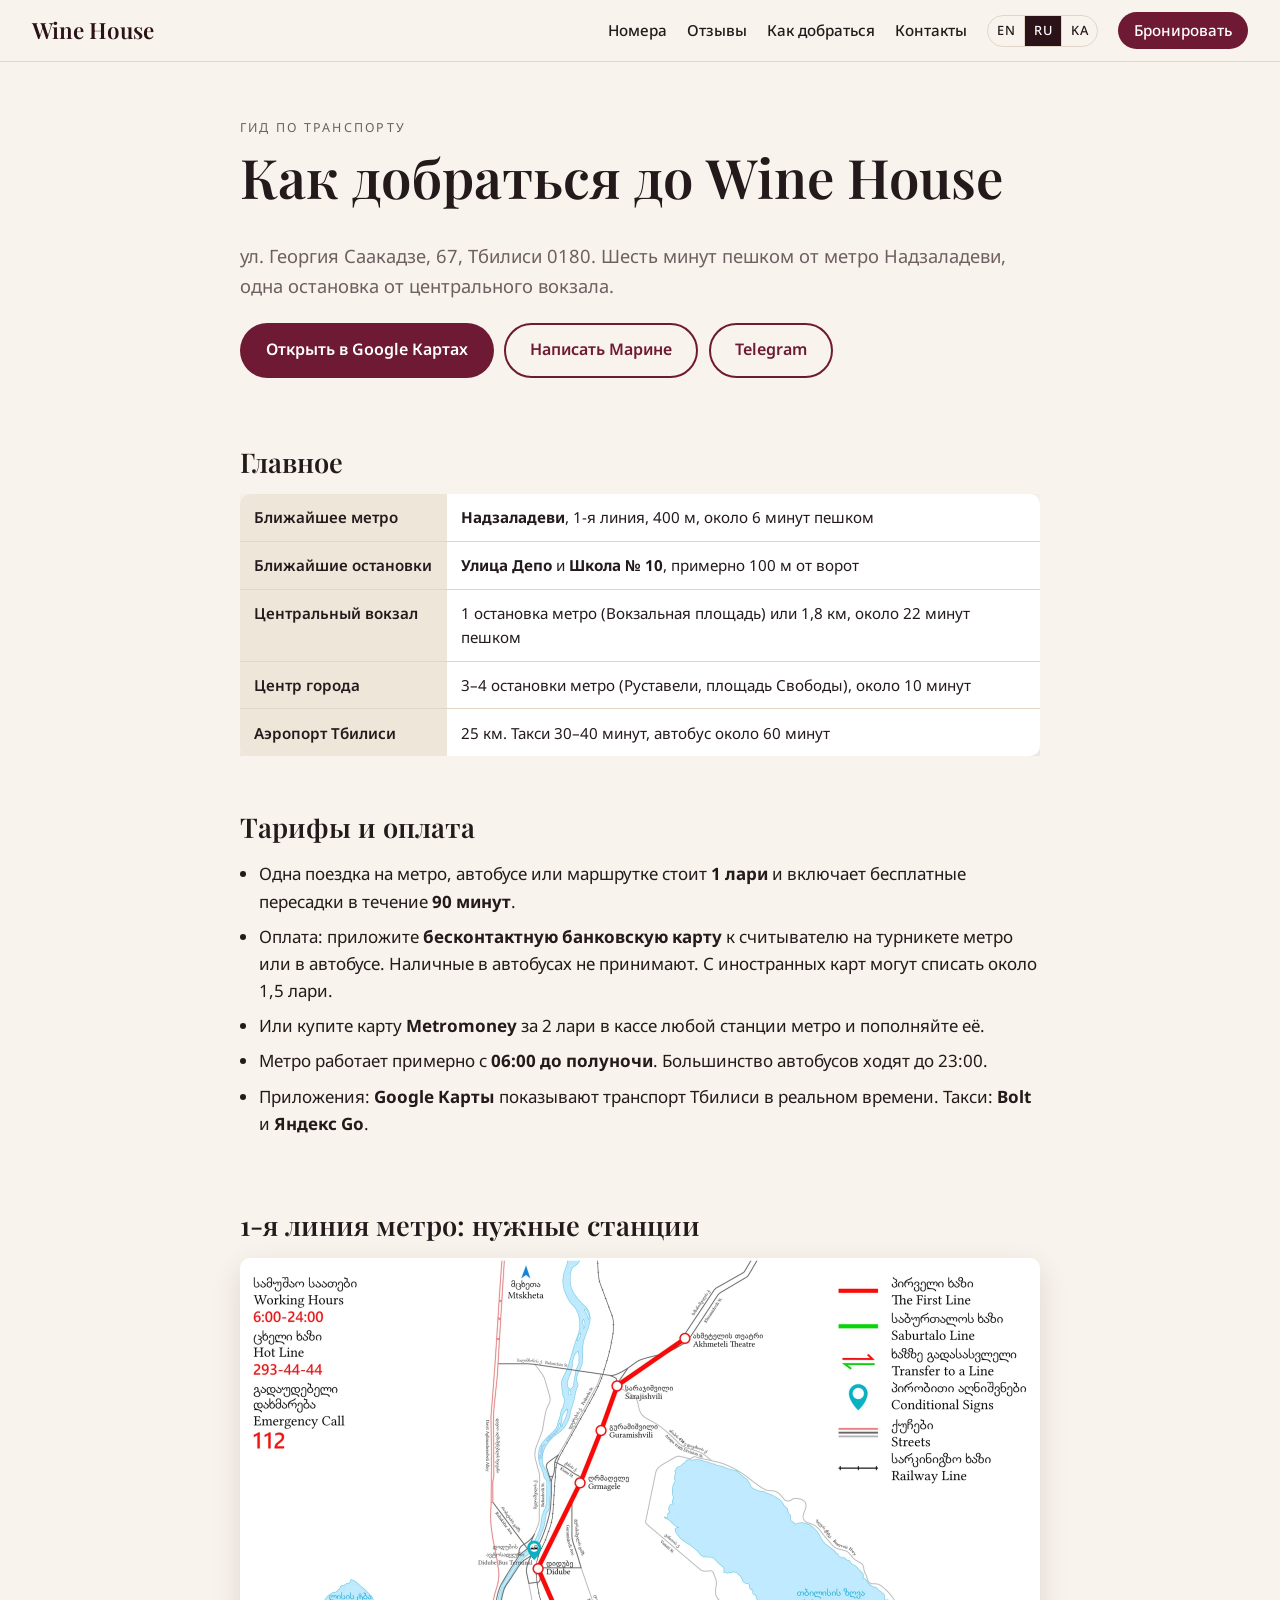
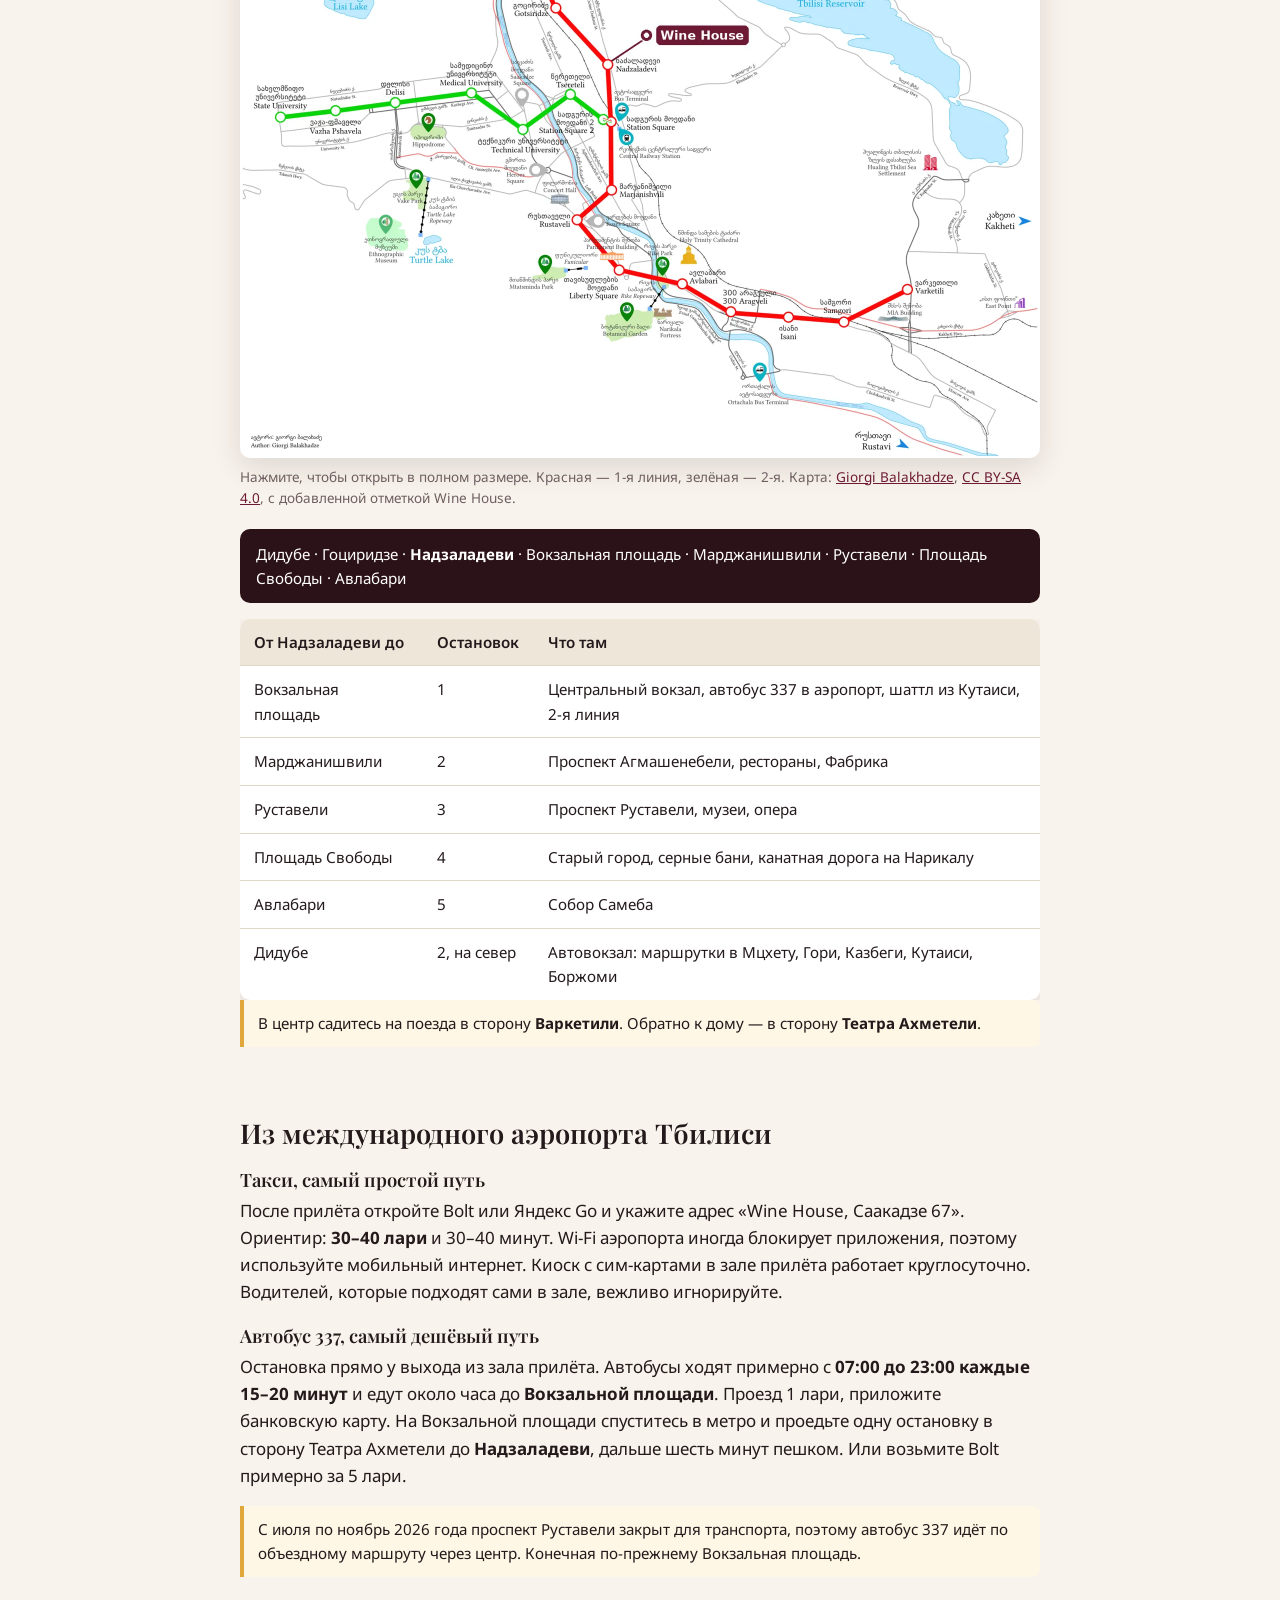
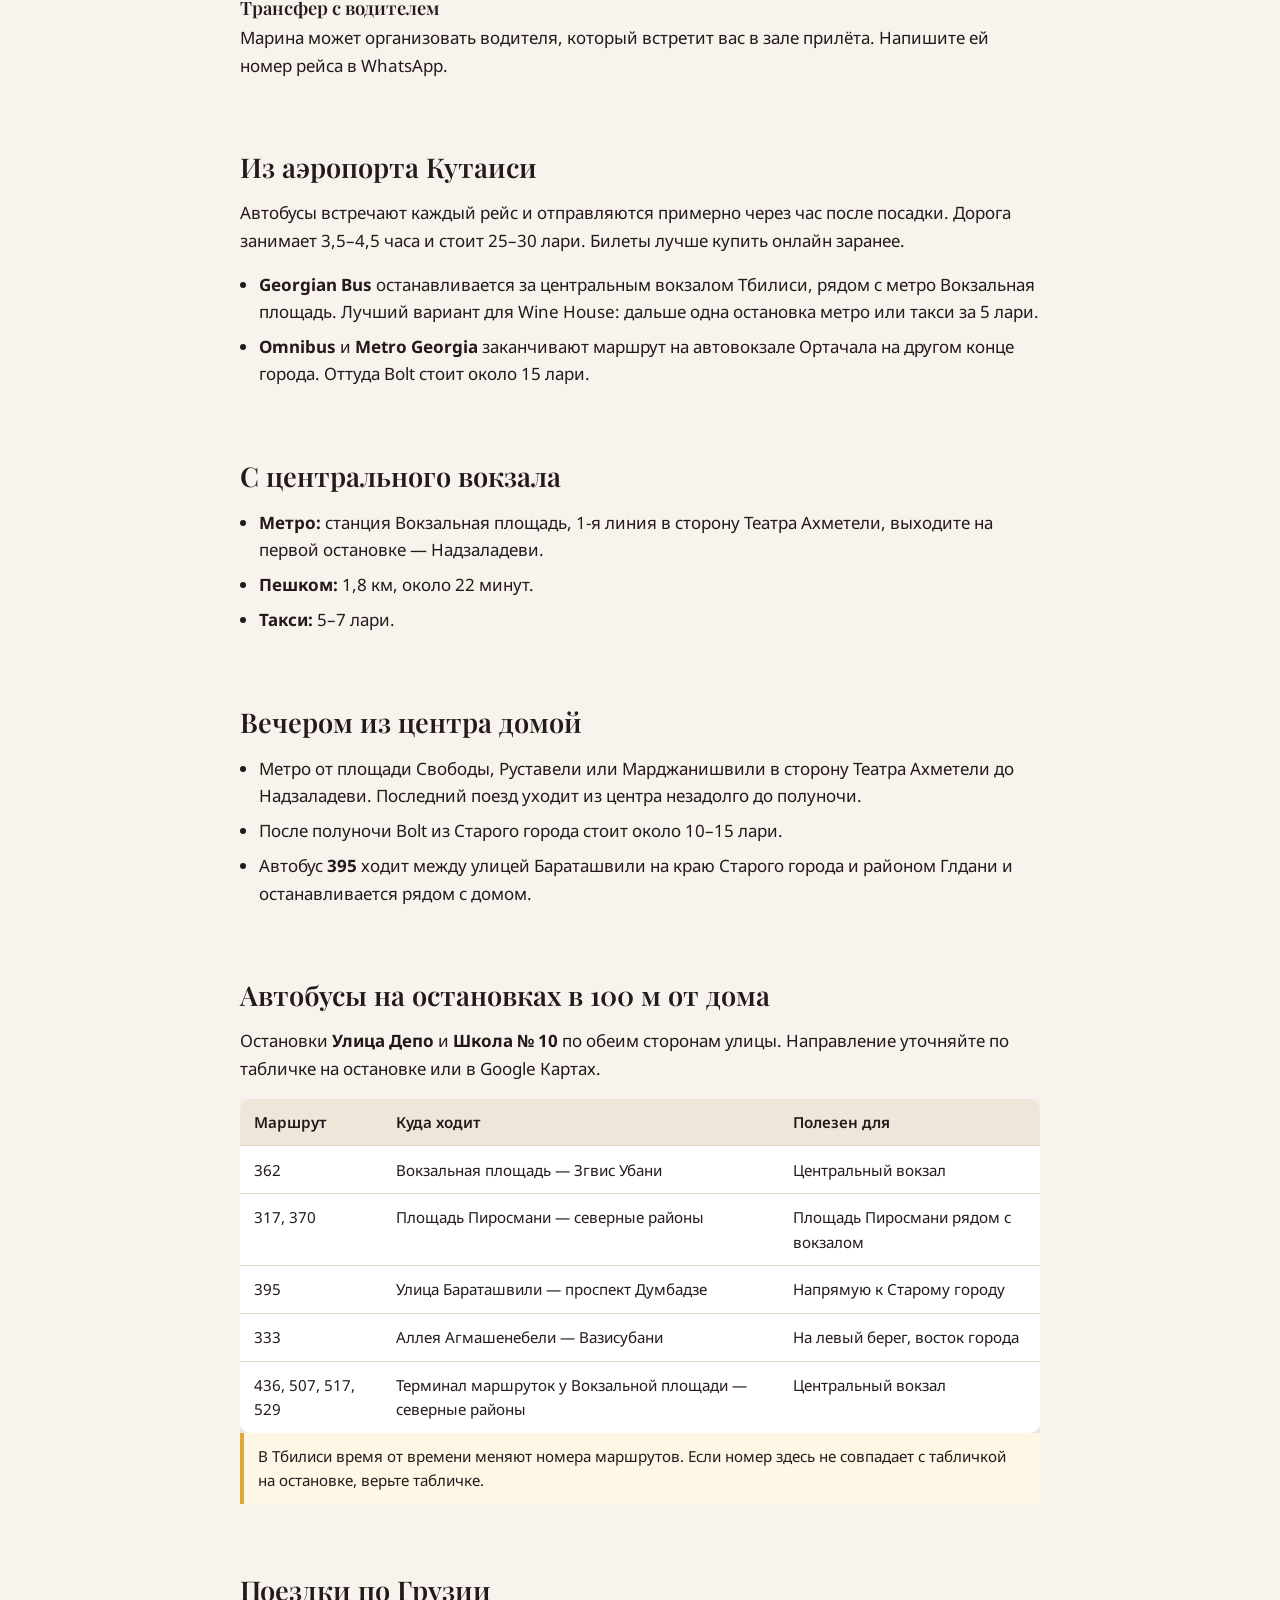
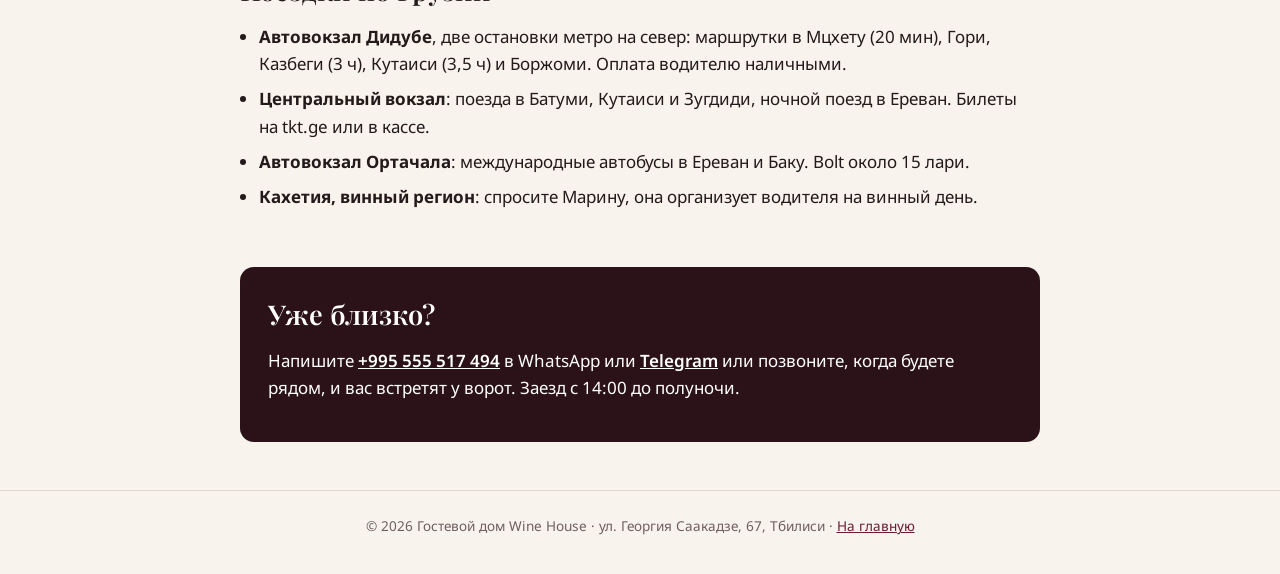
<file: ru/getting-here.html>
<!DOCTYPE html>
<html lang="ru">
<head>
  <meta charset="utf-8">
  <meta name="viewport" content="width=device-width, initial-scale=1">
  <title>Как добраться до Wine House · Транспорт в Тбилиси</title>
  <meta name="description" content="Как доехать до гостевого дома Wine House в Тбилиси из аэропорта, из аэропорта Кутаиси, с вокзала и из центра: метро, автобус 337, такси, тарифы и вокзалы для поездок по Грузии.">
  <link rel="canonical" href="https://www.wine-house.ge/ru/getting-here.html">
  <link rel="alternate" hreflang="en" href="https://www.wine-house.ge/getting-here.html">
  <link rel="alternate" hreflang="ru" href="https://www.wine-house.ge/ru/getting-here.html">
  <link rel="alternate" hreflang="x-default" href="https://www.wine-house.ge/getting-here.html">
  <meta property="og:type" content="article">
  <meta property="og:url" content="https://www.wine-house.ge/ru/getting-here.html">
  <meta property="og:title" content="Как добраться до Wine House, Тбилиси">
  <meta property="og:description" content="Метро, автобус 337, такси и тарифы: простой путь из аэропорта, с вокзала или из центра до Wine House.">
  <meta property="og:image" content="https://www.wine-house.ge/img/og.jpg">
  <meta name="theme-color" content="#2b1118">
  <link rel="preconnect" href="https://fonts.googleapis.com">
  <link rel="preconnect" href="https://fonts.gstatic.com" crossorigin>
  <link href="https://fonts.googleapis.com/css2?family=Playfair+Display:ital,wght@0,500;0,600;1,500&family=Noto+Sans:wght@400;500;600&family=Noto+Sans+Georgian:wght@400;500&display=swap" rel="stylesheet">
  <link rel="stylesheet" href="../style.css">
</head>
<body>

<header class="site-header">
  <a class="brand" href="index.html">Wine House</a>
  <nav class="nav" aria-label="Главное меню">
    <a href="index.html#rooms">Номера</a>
    <a href="index.html#guests">Отзывы</a>
    <a href="getting-here.html" aria-current="page">Как добраться</a>
    <a href="index.html#contact">Контакты</a>
    <span class="langs"><a class="lang" href="../getting-here.html" lang="en" hreflang="en" title="English">EN</a><a class="lang on" href="getting-here.html" lang="ru" hreflang="ru" title="Русский" aria-current="true">RU</a><a class="lang" href="../ka/getting-here.html" lang="ka" hreflang="ka" title="ქართული">KA</a></span>
    <a class="nav-cta" href="https://www.booking.com/hotel/ge/royal-arch.html" target="_blank" rel="noopener">Бронировать</a>
  </nav>
</header>

<main class="article">
  <header class="article-head">
    <p class="eyebrow">Гид по транспорту</p>
    <h1>Как добраться до Wine House</h1>
    <p class="lead">ул. Георгия Саакадзе, 67, Тбилиси 0180. Шесть минут пешком от метро Надзаладеви, одна остановка от центрального вокзала.</p>
    <p>
      <a class="btn btn-primary" href="https://www.google.com/maps/dir/?api=1&destination=41.736988,44.796784" target="_blank" rel="noopener">Открыть в Google Картах</a>
      <a class="btn btn-ghost" href="https://wa.me/995555517494" target="_blank" rel="noopener">Написать Марине</a>
        <a class="btn btn-ghost" href="https://t.me/+995555517494" target="_blank" rel="noopener">Telegram</a>
    </p>
  </header>

  <section>
    <h2>Главное</h2>
    <div class="tbl-wrap"><table class="tbl">
      <tr><th>Ближайшее метро</th><td><strong>Надзаладеви</strong>, 1-я линия, 400 м, около 6 минут пешком</td></tr>
      <tr><th>Ближайшие остановки</th><td><strong>Улица Депо</strong> и <strong>Школа № 10</strong>, примерно 100 м от ворот</td></tr>
      <tr><th>Центральный вокзал</th><td>1 остановка метро (Вокзальная площадь) или 1,8 км, около 22 минут пешком</td></tr>
      <tr><th>Центр города</th><td>3–4 остановки метро (Руставели, площадь Свободы), около 10 минут</td></tr>
      <tr><th>Аэропорт Тбилиси</th><td>25 км. Такси 30–40 минут, автобус около 60 минут</td></tr>
    </table></div>
  </section>

  <section>
    <h2>Тарифы и оплата</h2>
    <ul>
      <li>Одна поездка на метро, автобусе или маршрутке стоит <strong>1 лари</strong> и включает бесплатные пересадки в течение <strong>90 минут</strong>.</li>
      <li>Оплата: приложите <strong>бесконтактную банковскую карту</strong> к считывателю на турникете метро или в автобусе. Наличные в автобусах не принимают. С иностранных карт могут списать около 1,5 лари.</li>
      <li>Или купите карту <strong>Metromoney</strong> за 2 лари в кассе любой станции метро и пополняйте её.</li>
      <li>Метро работает примерно с <strong>06:00 до полуночи</strong>. Большинство автобусов ходят до 23:00.</li>
      <li>Приложения: <strong>Google Карты</strong> показывают транспорт Тбилиси в реальном времени. Такси: <strong>Bolt</strong> и <strong>Яндекс Go</strong>.</li>
    </ul>
  </section>

  <section>
    <h2>1-я линия метро: нужные станции</h2>
    <figure class="map-fig">
      <a href="../img/metro-map.webp" target="_blank" rel="noopener"><img src="../img/metro-map.webp" alt="Схема метро Тбилиси с отметкой Wine House рядом со станцией Надзаладеви на красной 1-й линии" width="1600" height="1600" loading="lazy"></a>
      <figcaption>Нажмите, чтобы открыть в полном размере. Красная — 1-я линия, зелёная — 2-я. Карта: <a href="https://commons.wikimedia.org/wiki/File:Map_of_Tbilisi_Metro_-_%E1%83%97%E1%83%91%E1%83%98%E1%83%9A%E1%83%98%E1%83%A1%E1%83%98%E1%83%A1_%E1%83%9B%E1%83%94%E1%83%A2%E1%83%A0%E1%83%9D%E1%83%A1_%E1%83%A0%E1%83%A3%E1%83%99%E1%83%90.svg" target="_blank" rel="noopener">Giorgi Balakhadze</a>, <a href="https://creativecommons.org/licenses/by-sa/4.0/" target="_blank" rel="noopener">CC BY-SA 4.0</a>, с добавленной отметкой Wine House.</figcaption>
    </figure>
    <p class="line">Дидубе · Гоциридзе · <strong>Надзаладеви</strong> · Вокзальная площадь · Марджанишвили · Руставели · Площадь Свободы · Авлабари</p>
    <div class="tbl-wrap"><table class="tbl">
      <tr><th>От Надзаладеви до</th><th>Остановок</th><th>Что там</th></tr>
      <tr><td>Вокзальная площадь</td><td>1</td><td>Центральный вокзал, автобус 337 в аэропорт, шаттл из Кутаиси, 2-я линия</td></tr>
      <tr><td>Марджанишвили</td><td>2</td><td>Проспект Агмашенебели, рестораны, Фабрика</td></tr>
      <tr><td>Руставели</td><td>3</td><td>Проспект Руставели, музеи, опера</td></tr>
      <tr><td>Площадь Свободы</td><td>4</td><td>Старый город, серные бани, канатная дорога на Нарикалу</td></tr>
      <tr><td>Авлабари</td><td>5</td><td>Собор Самеба</td></tr>
      <tr><td>Дидубе</td><td>2, на север</td><td>Автовокзал: маршрутки в Мцхету, Гори, Казбеги, Кутаиси, Боржоми</td></tr>
    </table></div>
    <p class="note">В центр садитесь на поезда в сторону <strong>Варкетили</strong>. Обратно к дому — в сторону <strong>Театра Ахметели</strong>.</p>
  </section>

  <section>
    <h2>Из международного аэропорта Тбилиси</h2>
    <h3>Такси, самый простой путь</h3>
    <p>После прилёта откройте Bolt или Яндекс Go и укажите адрес «Wine House, Саакадзе 67». Ориентир: <strong>30–40 лари</strong> и 30–40 минут. Wi-Fi аэропорта иногда блокирует приложения, поэтому используйте мобильный интернет. Киоск с сим-картами в зале прилёта работает круглосуточно. Водителей, которые подходят сами в зале, вежливо игнорируйте.</p>
    <h3>Автобус 337, самый дешёвый путь</h3>
    <p>Остановка прямо у выхода из зала прилёта. Автобусы ходят примерно с <strong>07:00 до 23:00 каждые 15–20 минут</strong> и едут около часа до <strong>Вокзальной площади</strong>. Проезд 1 лари, приложите банковскую карту. На Вокзальной площади спуститесь в метро и проедьте одну остановку в сторону Театра Ахметели до <strong>Надзаладеви</strong>, дальше шесть минут пешком. Или возьмите Bolt примерно за 5 лари.</p>
    <p class="note">С июля по ноябрь 2026 года проспект Руставели закрыт для транспорта, поэтому автобус 337 идёт по объездному маршруту через центр. Конечная по-прежнему Вокзальная площадь.</p>
    <h3>Трансфер с водителем</h3>
    <p>Марина может организовать водителя, который встретит вас в зале прилёта. Напишите ей номер рейса в WhatsApp.</p>
  </section>

  <section>
    <h2>Из аэропорта Кутаиси</h2>
    <p>Автобусы встречают каждый рейс и отправляются примерно через час после посадки. Дорога занимает 3,5–4,5 часа и стоит 25–30 лари. Билеты лучше купить онлайн заранее.</p>
    <ul>
      <li><strong>Georgian Bus</strong> останавливается за центральным вокзалом Тбилиси, рядом с метро Вокзальная площадь. Лучший вариант для Wine House: дальше одна остановка метро или такси за 5 лари.</li>
      <li><strong>Omnibus</strong> и <strong>Metro Georgia</strong> заканчивают маршрут на автовокзале Ортачала на другом конце города. Оттуда Bolt стоит около 15 лари.</li>
    </ul>
  </section>

  <section>
    <h2>С центрального вокзала</h2>
    <ul>
      <li><strong>Метро:</strong> станция Вокзальная площадь, 1-я линия в сторону Театра Ахметели, выходите на первой остановке — Надзаладеви.</li>
      <li><strong>Пешком:</strong> 1,8 км, около 22 минут.</li>
      <li><strong>Такси:</strong> 5–7 лари.</li>
    </ul>
  </section>

  <section>
    <h2>Вечером из центра домой</h2>
    <ul>
      <li>Метро от площади Свободы, Руставели или Марджанишвили в сторону Театра Ахметели до Надзаладеви. Последний поезд уходит из центра незадолго до полуночи.</li>
      <li>После полуночи Bolt из Старого города стоит около 10–15 лари.</li>
      <li>Автобус <strong>395</strong> ходит между улицей Бараташвили на краю Старого города и районом Глдани и останавливается рядом с домом.</li>
    </ul>
  </section>

  <section>
    <h2>Автобусы на остановках в 100 м от дома</h2>
    <p>Остановки <strong>Улица Депо</strong> и <strong>Школа № 10</strong> по обеим сторонам улицы. Направление уточняйте по табличке на остановке или в Google Картах.</p>
    <div class="tbl-wrap"><table class="tbl">
      <tr><th>Маршрут</th><th>Куда ходит</th><th>Полезен для</th></tr>
      <tr><td>362</td><td>Вокзальная площадь — Згвис Убани</td><td>Центральный вокзал</td></tr>
      <tr><td>317, 370</td><td>Площадь Пиросмани — северные районы</td><td>Площадь Пиросмани рядом с вокзалом</td></tr>
      <tr><td>395</td><td>Улица Бараташвили — проспект Думбадзе</td><td>Напрямую к Старому городу</td></tr>
      <tr><td>333</td><td>Аллея Агмашенебели — Вазисубани</td><td>На левый берег, восток города</td></tr>
      <tr><td>436, 507, 517, 529</td><td>Терминал маршруток у Вокзальной площади — северные районы</td><td>Центральный вокзал</td></tr>
    </table></div>
    <p class="note">В Тбилиси время от времени меняют номера маршрутов. Если номер здесь не совпадает с табличкой на остановке, верьте табличке.</p>
  </section>

  <section>
    <h2>Поездки по Грузии</h2>
    <ul>
      <li><strong>Автовокзал Дидубе</strong>, две остановки метро на север: маршрутки в Мцхету (20 мин), Гори, Казбеги (3 ч), Кутаиси (3,5 ч) и Боржоми. Оплата водителю наличными.</li>
      <li><strong>Центральный вокзал</strong>: поезда в Батуми, Кутаиси и Зугдиди, ночной поезд в Ереван. Билеты на tkt.ge или в кассе.</li>
      <li><strong>Автовокзал Ортачала</strong>: международные автобусы в Ереван и Баку. Bolt около 15 лари.</li>
      <li><strong>Кахетия, винный регион</strong>: спросите Марину, она организует водителя на винный день.</li>
    </ul>
  </section>

  <section class="callout">
    <h2>Уже близко?</h2>
    <p>Напишите <a href="https://wa.me/995555517494">+995 555 517 494</a> в WhatsApp или <a href="https://t.me/+995555517494">Telegram</a> или позвоните, когда будете рядом, и вас встретят у ворот. Заезд с 14:00 до полуночи.</p>
  </section>
</main>

<footer class="site-footer">
  <p>© <span id="y"></span> Гостевой дом Wine House · ул. Георгия Саакадзе, 67, Тбилиси · <a href="index.html">На главную</a></p>
</footer>
<script>document.getElementById('y').textContent = new Date().getFullYear();</script>
</body>
</html>
</file>
<file: style.css>
:root {
  --wine: #6e1a34;
  --wine-deep: #2b1118;
  --wine-hover: #8a2244;
  --cream: #f8f3ec;
  --cream-dark: #efe6da;
  --ink: #241a1c;
  --muted: #6f5f62;
  --line: #e2d6c9;
  --serif: "Playfair Display", Georgia, "Times New Roman", serif;
  --sans: "Noto Sans", system-ui, -apple-system, "Segoe UI", sans-serif;
  --radius: 14px;
  --shadow: 0 10px 30px rgba(43, 17, 24, .12);
}
* { box-sizing: border-box; }
html { scroll-behavior: smooth; }
body {
  margin: 0;
  font-family: var(--sans);
  font-size: 1.0625rem;
  line-height: 1.6;
  color: var(--ink);
  background: var(--cream);
}
img { display: block; max-width: 100%; height: auto; }
h1, h2, h3 { font-family: var(--serif); font-weight: 600; line-height: 1.15; margin: 0 0 .6em; }
h2 { font-size: clamp(1.8rem, 3.5vw, 2.5rem); }
h3 { font-size: 1.35rem; }
p { margin: 0 0 1em; }
a { color: var(--wine); }
.ka { font-family: "Noto Sans Georgian", var(--sans); }
.container { width: min(1120px, 100% - 2.5rem); margin-inline: auto; }
section { padding-block: clamp(3rem, 7vw, 5.5rem); }
.section-lead { max-width: 46rem; color: var(--muted); margin-bottom: 2rem; }

/* header */
.site-header {
  position: sticky; top: 0; z-index: 20;
  display: flex; align-items: center; justify-content: space-between; gap: 1rem;
  padding: .75rem clamp(1rem, 3vw, 2rem);
  background: rgba(248, 243, 236, .92);
  backdrop-filter: blur(8px);
  border-bottom: 1px solid var(--line);
}
.brand { font-family: var(--serif); font-size: 1.4rem; font-weight: 600; color: var(--wine-deep); text-decoration: none; }
.nav { display: flex; gap: 1.25rem; align-items: center; }
.nav a { color: var(--ink); text-decoration: none; font-weight: 500; font-size: .95rem; }
.nav a:hover { color: var(--wine); }
.nav-cta { background: var(--wine); color: #fff !important; padding: .4rem 1rem; border-radius: 999px; }
.nav-cta:hover { background: var(--wine-hover); }
@media (max-width: 640px) { .nav a:not(.nav-cta) { display: none; } }

/* buttons */
.btn {
  display: inline-block; text-decoration: none; font-weight: 600; font-size: 1rem;
  padding: .8rem 1.5rem; border-radius: 999px; border: 2px solid transparent; margin: .25rem .4rem .25rem 0;
  transition: background .15s, color .15s, border-color .15s;
}
.btn-primary { background: var(--wine); color: #fff; }
.btn-primary:hover { background: var(--wine-hover); }
.btn-ghost { background: transparent; color: var(--wine); border-color: var(--wine); }
.btn-ghost:hover { background: var(--wine); color: #fff; }
.btn-lg { font-size: 1.1rem; padding: 1rem 2rem; }

/* hero */
.hero { position: relative; min-height: min(78vh, 880px); display: grid; place-items: end start; padding: 0; overflow: hidden; background: var(--wine-deep); }
.hero-img { position: absolute; inset: 0; width: 100%; height: 100%; object-fit: cover; object-position: center 40%; }
.hero-overlay {
  position: relative; z-index: 1; width: min(1120px, 100% - 2.5rem); margin-inline: auto;
  padding: clamp(6rem, 18vw, 10rem) 0 clamp(2.5rem, 6vw, 4rem);
  color: #fff;
}
.hero::after {
  content: ""; position: absolute; inset: 0;
  background: linear-gradient(180deg, rgba(43,17,24,.15) 0%, rgba(43,17,24,.35) 45%, rgba(43,17,24,.85) 100%);
}
.hero-overlay { max-width: 100%; }
.hero .eyebrow { letter-spacing: .18em; text-transform: uppercase; font-size: .78rem; opacity: .9; margin-bottom: .75rem; }
.hero h1 { font-size: clamp(2.8rem, 8vw, 5.5rem); margin-bottom: .4em; }
.hero .lead { font-size: clamp(1.05rem, 2.2vw, 1.3rem); max-width: 36rem; opacity: .95; margin-bottom: 1.5rem; }
.hero .btn-ghost { color: #fff; border-color: rgba(255,255,255,.75); }
.hero .btn-ghost:hover { background: #fff; color: var(--wine-deep); }

/* intro */
.intro { display: grid; gap: 2.5rem; align-items: center; grid-template-columns: 1fr; }
@media (min-width: 860px) { .intro { grid-template-columns: 1.1fr 1fr; gap: 4rem; } }
.intro-img img { border-radius: var(--radius); box-shadow: var(--shadow); cursor: zoom-in; }
.intro-img figcaption { font-size: .9rem; color: var(--muted); margin-top: .6rem; }
.facts { list-style: none; padding: 0; margin: 1.5rem 0 0; display: grid; gap: .5rem; grid-template-columns: repeat(auto-fit, minmax(14rem, 1fr)); }
.facts li { background: #fff; border: 1px solid var(--line); border-radius: 10px; padding: .7rem .9rem; font-size: .95rem; }

/* rooms */
.rooms { background: var(--cream-dark); }
.room-grid { display: grid; gap: 1.75rem; grid-template-columns: 1fr; }
@media (min-width: 720px) { .room-grid { grid-template-columns: 1fr 1fr; } .room-wide { grid-column: 1 / -1; } }
.room { background: #fff; border-radius: var(--radius); overflow: hidden; box-shadow: var(--shadow); display: flex; flex-direction: column; }
.room-cover img { aspect-ratio: 3 / 2; width: 100%; object-fit: cover; cursor: zoom-in; transition: transform .3s; }
.room-cover:hover img { transform: scale(1.02); }
.room-wide .room-cover img { aspect-ratio: 21 / 9; }
.room-body { padding: 1.4rem 1.5rem 1.5rem; }
.room-meta { color: var(--wine); font-weight: 600; font-size: .9rem; margin-bottom: .6rem; }
.thumbs { display: grid; grid-template-columns: repeat(auto-fill, minmax(72px, 1fr)); gap: .5rem; margin-top: .5rem; }
.thumbs a { display: block; border-radius: 8px; overflow: hidden; }
.thumbs img { aspect-ratio: 1; object-fit: cover; width: 100%; transition: opacity .15s; }
.thumbs a:hover img { opacity: .85; }

/* gallery */
.masonry { display: grid; gap: .75rem; grid-template-columns: repeat(2, 1fr); }
@media (min-width: 720px) { .masonry { grid-template-columns: repeat(3, 1fr); } }
.masonry a { display: block; border-radius: 10px; overflow: hidden; }
.masonry img { aspect-ratio: 4 / 3; width: 100%; object-fit: cover; transition: transform .3s; }
.masonry a:hover img { transform: scale(1.03); }

/* guests */
.guests { background: var(--cream); }
.quote-grid { display: grid; gap: 1.25rem; grid-template-columns: 1fr; }
@media (min-width: 720px) { .quote-grid { grid-template-columns: 1fr 1fr; } }
.quote-grid blockquote { margin: 0; background: #fff; border-left: 4px solid var(--wine); border-radius: 0 var(--radius) var(--radius) 0; padding: 1.25rem 1.5rem; box-shadow: var(--shadow); }
.quote-grid blockquote p { font-family: var(--serif); font-size: 1.15rem; line-height: 1.5; margin: 0 0 .6rem; }
.quote-grid cite { font-style: normal; font-size: .85rem; color: var(--muted); letter-spacing: .08em; text-transform: uppercase; }
.rating { margin-top: 1.75rem; font-weight: 500; }
.stars { color: #c9932a; letter-spacing: .1em; margin-right: .4rem; }

/* amenities */
.amenities { background: var(--wine-deep); color: #fff; }
.amenities h2 { color: #fff; }
.amenity-grid { list-style: none; padding: 0; margin: 0; display: grid; gap: .8rem 1.5rem; grid-template-columns: repeat(auto-fit, minmax(15rem, 1fr)); }
.amenity-grid li { display: flex; align-items: center; gap: .7rem; padding: .5rem 0; border-bottom: 1px solid rgba(255,255,255,.12); }
.ico { width: 1.35rem; height: 1.35rem; flex: none; color: #e8b3c4; }

/* location */
.location { display: grid; gap: 2.5rem; grid-template-columns: 1fr; align-items: start; }
@media (min-width: 860px) { .location { grid-template-columns: 1fr 1.2fr; } }
.address { font-family: var(--serif); font-size: 1.3rem; margin-bottom: 1.25rem; }
.directions { padding-left: 1.2rem; margin: 0 0 1.5rem; }
.directions li { margin-bottom: .6rem; }
.map { border-radius: var(--radius); overflow: hidden; box-shadow: var(--shadow); aspect-ratio: 4 / 3; background: var(--cream-dark); }
.map iframe { width: 100%; height: 100%; border: 0; }

/* contact */
.contact { background: var(--cream-dark); text-align: center; }
.contact .section-lead { margin-inline: auto; }
.contact-actions { margin: .5rem 0 1.5rem; }
.small { font-size: .92rem; color: var(--muted); }

/* footer */
.site-footer { text-align: center; font-size: .85rem; color: var(--muted); padding: 1.5rem 1rem; border-top: 1px solid var(--line); }

/* lightbox */
.lightbox[hidden] { display: none; }
.lightbox { position: fixed; inset: 0; z-index: 50; background: rgba(20, 8, 12, .94); display: flex; align-items: center; justify-content: center; }
.lightbox img { max-width: 92vw; max-height: 90vh; object-fit: contain; border-radius: 6px; }
.lightbox button { position: absolute; background: none; border: 0; color: #fff; font-size: 2.6rem; line-height: 1; cursor: pointer; padding: .5rem 1rem; opacity: .8; }
.lightbox button:hover { opacity: 1; }
.lb-close { top: .5rem; right: .75rem; }
.lb-prev { left: .25rem; top: 50%; transform: translateY(-50%); }
.lb-next { right: .25rem; top: 50%; transform: translateY(-50%); }
@media (prefers-reduced-motion: reduce) { html { scroll-behavior: auto; } * { transition: none !important; } }
.lang { border: 1px solid var(--line); border-radius: 999px; padding: .25rem .6rem; font-size: .8rem !important; letter-spacing: .05em; }
.lang:hover { border-color: var(--wine); }
@media (max-width: 640px) { .nav a.lang { display: inline-block; } }

/* article pages */
.article { width: min(800px, 100% - 2.5rem); margin-inline: auto; padding-block: 1rem 3rem; }
.article section { padding-block: 1.5rem; }
.article-head { padding-block: 2.5rem 1rem; }
.article-head .eyebrow { letter-spacing: .18em; text-transform: uppercase; font-size: .78rem; color: var(--muted); margin: 0 0 .5rem; }
.article-head h1 { font-size: clamp(2.2rem, 6vw, 3.4rem); }
.article-head .lead { font-size: 1.15rem; color: var(--muted); }
.article h2 { font-size: 1.7rem; margin-top: .5rem; }
.article h3 { font-size: 1.15rem; margin: 1.25rem 0 .4rem; }
.article ul { padding-left: 1.2rem; }
.article li { margin-bottom: .5rem; }
.tbl { width: 100%; border-collapse: collapse; background: #fff; border-radius: 10px; overflow: hidden; box-shadow: var(--shadow); font-size: .95rem; }
.tbl th, .tbl td { text-align: left; vertical-align: top; padding: .7rem .9rem; border-bottom: 1px solid var(--line); }
.tbl th { background: var(--cream-dark); font-weight: 600; white-space: nowrap; }
.tbl tr:last-child th, .tbl tr:last-child td { border-bottom: 0; }
.tbl-wrap { overflow-x: auto; }
.line { background: var(--wine-deep); color: #fff; padding: .8rem 1rem; border-radius: 10px; font-size: .95rem; }
.note { background: #fff7e6; border-left: 4px solid #e0a83a; padding: .7rem .9rem; border-radius: 0 8px 8px 0; font-size: .95rem; }
.callout { background: var(--wine-deep); color: #fff; border-radius: var(--radius); padding: 1.5rem 1.75rem !important; margin-top: 1rem; }
.callout h2 { color: #fff; }
.callout a { color: #fff; font-weight: 600; }
.map-fig { margin: 0 0 1.25rem; }
.map-fig img { width: 100%; height: auto; border-radius: 10px; box-shadow: var(--shadow); background: #fff; }
.map-fig figcaption { font-size: .85rem; color: var(--muted); margin-top: .5rem; }

/* language switcher */
.langs { display: inline-flex; border: 1px solid var(--line); border-radius: 999px; overflow: hidden; }
.langs .lang { border: 0; border-radius: 0; padding: .3rem .55rem; }
.langs .lang + .lang { border-left: 1px solid var(--line); }
.langs .lang.on { background: var(--wine-deep); color: #fff; }
@media (max-width: 640px) { .nav .langs { display: inline-flex; } }

/* Georgian typography */
html[lang="ka"] h1, html[lang="ka"] h2, html[lang="ka"] h3, html[lang="ka"] .address, html[lang="ka"] .quote-grid blockquote p, html[lang="ka"] .article-head .lead { font-family: "Noto Serif Georgian", "Noto Sans Georgian", Georgia, serif; }
html[lang="ka"] body, html[lang="ka"] .btn { font-family: "Noto Sans Georgian", "Noto Sans", system-ui, sans-serif; }
html[lang="ka"] .hero h1 { font-size: clamp(2.4rem, 7vw, 4.6rem); }

/* intro carousel */
.carousel { position: relative; container-type: inline-size; }
.carousel .track { display: flex; overflow-x: auto; scroll-snap-type: x mandatory; scrollbar-width: none; border-radius: var(--radius); box-shadow: var(--shadow); -webkit-overflow-scrolling: touch; }
.carousel .track::-webkit-scrollbar { display: none; }
.carousel .slide { flex: 0 0 100%; scroll-snap-align: start; margin: 0; background: #fff; }
.carousel .slide img { width: 100%; aspect-ratio: 4 / 3; object-fit: cover; display: block; cursor: zoom-in; border-radius: 0; box-shadow: none; }
.carousel .slide figcaption { font-size: .9rem; color: var(--muted); padding: .6rem .9rem .8rem; }
.car-btn { position: absolute; top: 37.5cqw; transform: translateY(-50%); width: 2.4rem; height: 2.4rem; border-radius: 50%; border: 0; background: rgba(43,17,24,.65); color: #fff; font-size: 1.6rem; line-height: 1; cursor: pointer; display: grid; place-items: center; }
.car-btn:hover { background: var(--wine); }
.car-btn.prev { left: .6rem; } .car-btn.next { right: .6rem; }
.dots { position: absolute; left: 0; right: 0; top: calc(75cqw - 1.4rem); display: flex; justify-content: center; gap: .4rem; pointer-events: none; }
.dots button { width: .6rem; height: .6rem; border-radius: 50%; border: 0; background: rgba(255,255,255,.55); padding: 0; cursor: pointer; pointer-events: auto; }
.dots button.on { background: #fff; }
.price { font-size: 1.05rem; margin: -.2rem 0 .7rem; }
.price strong { color: var(--wine-deep); font-size: 1.2rem; }
</file>
